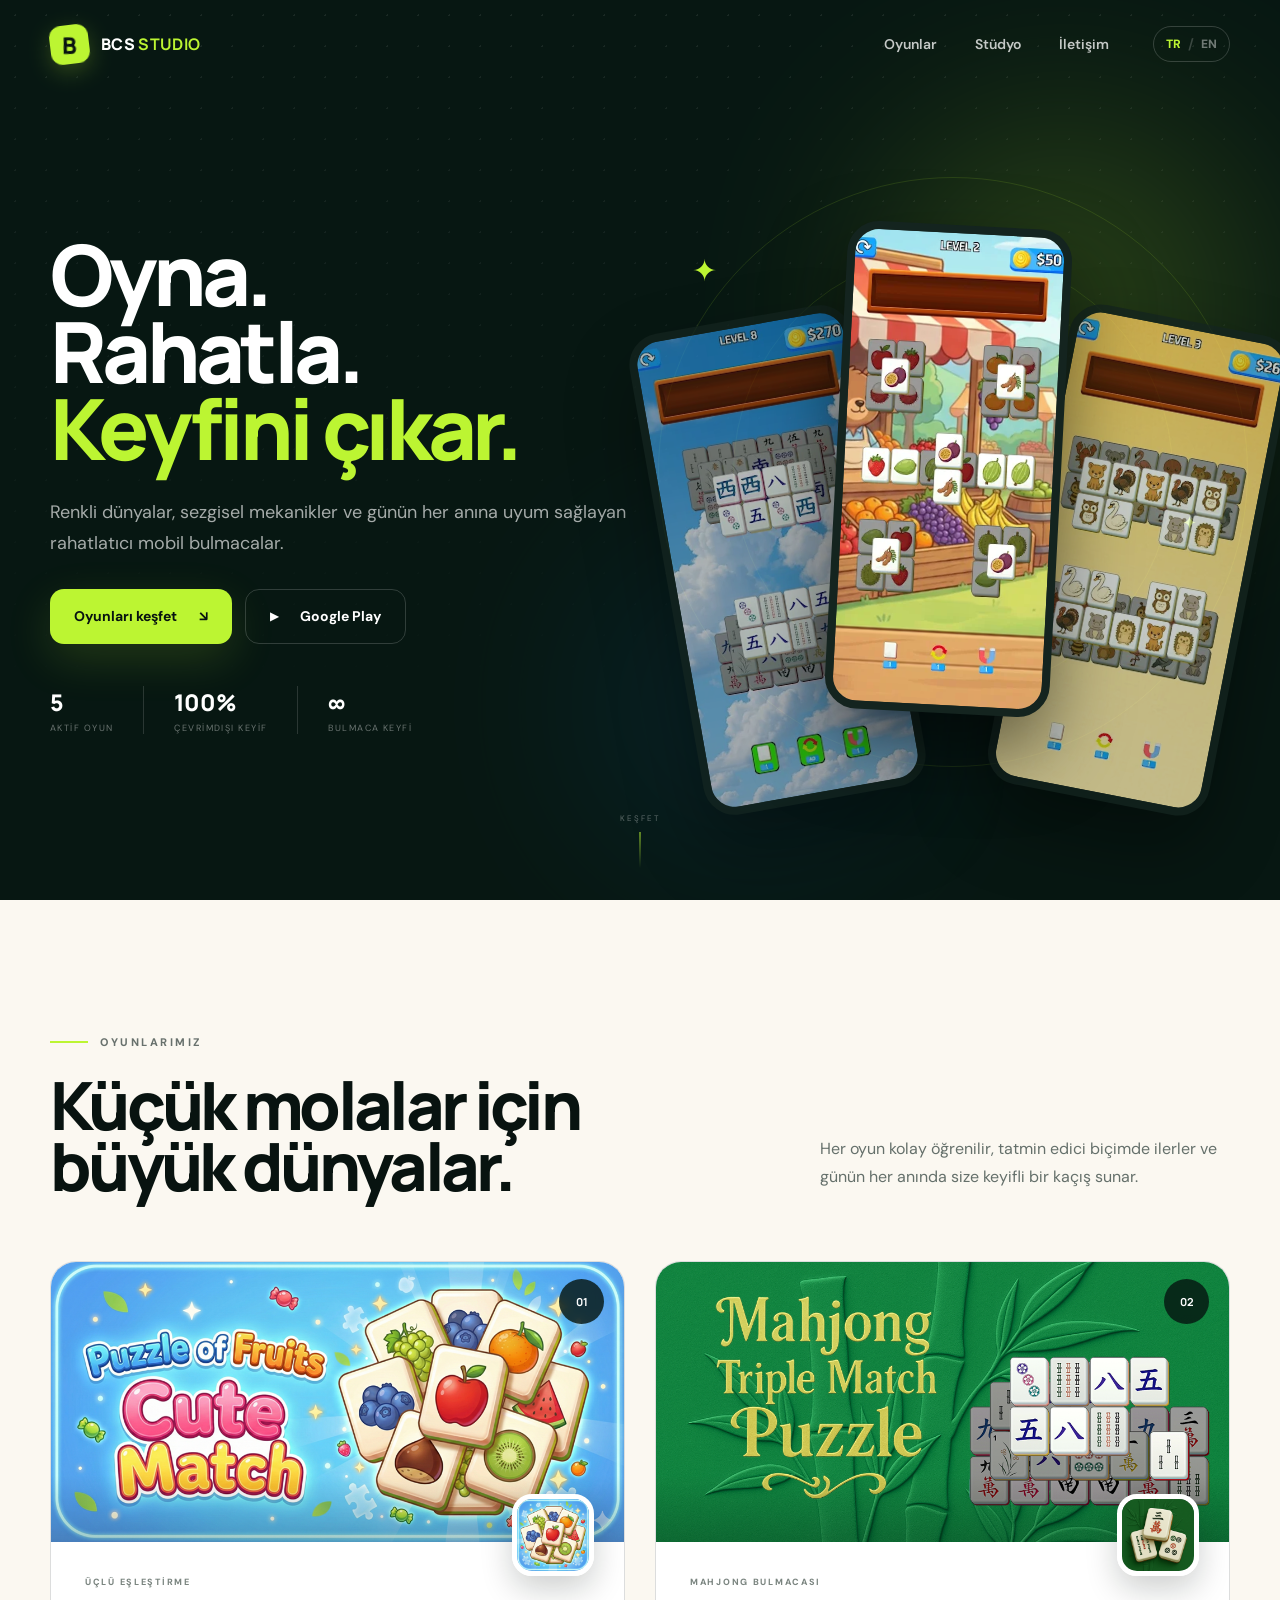
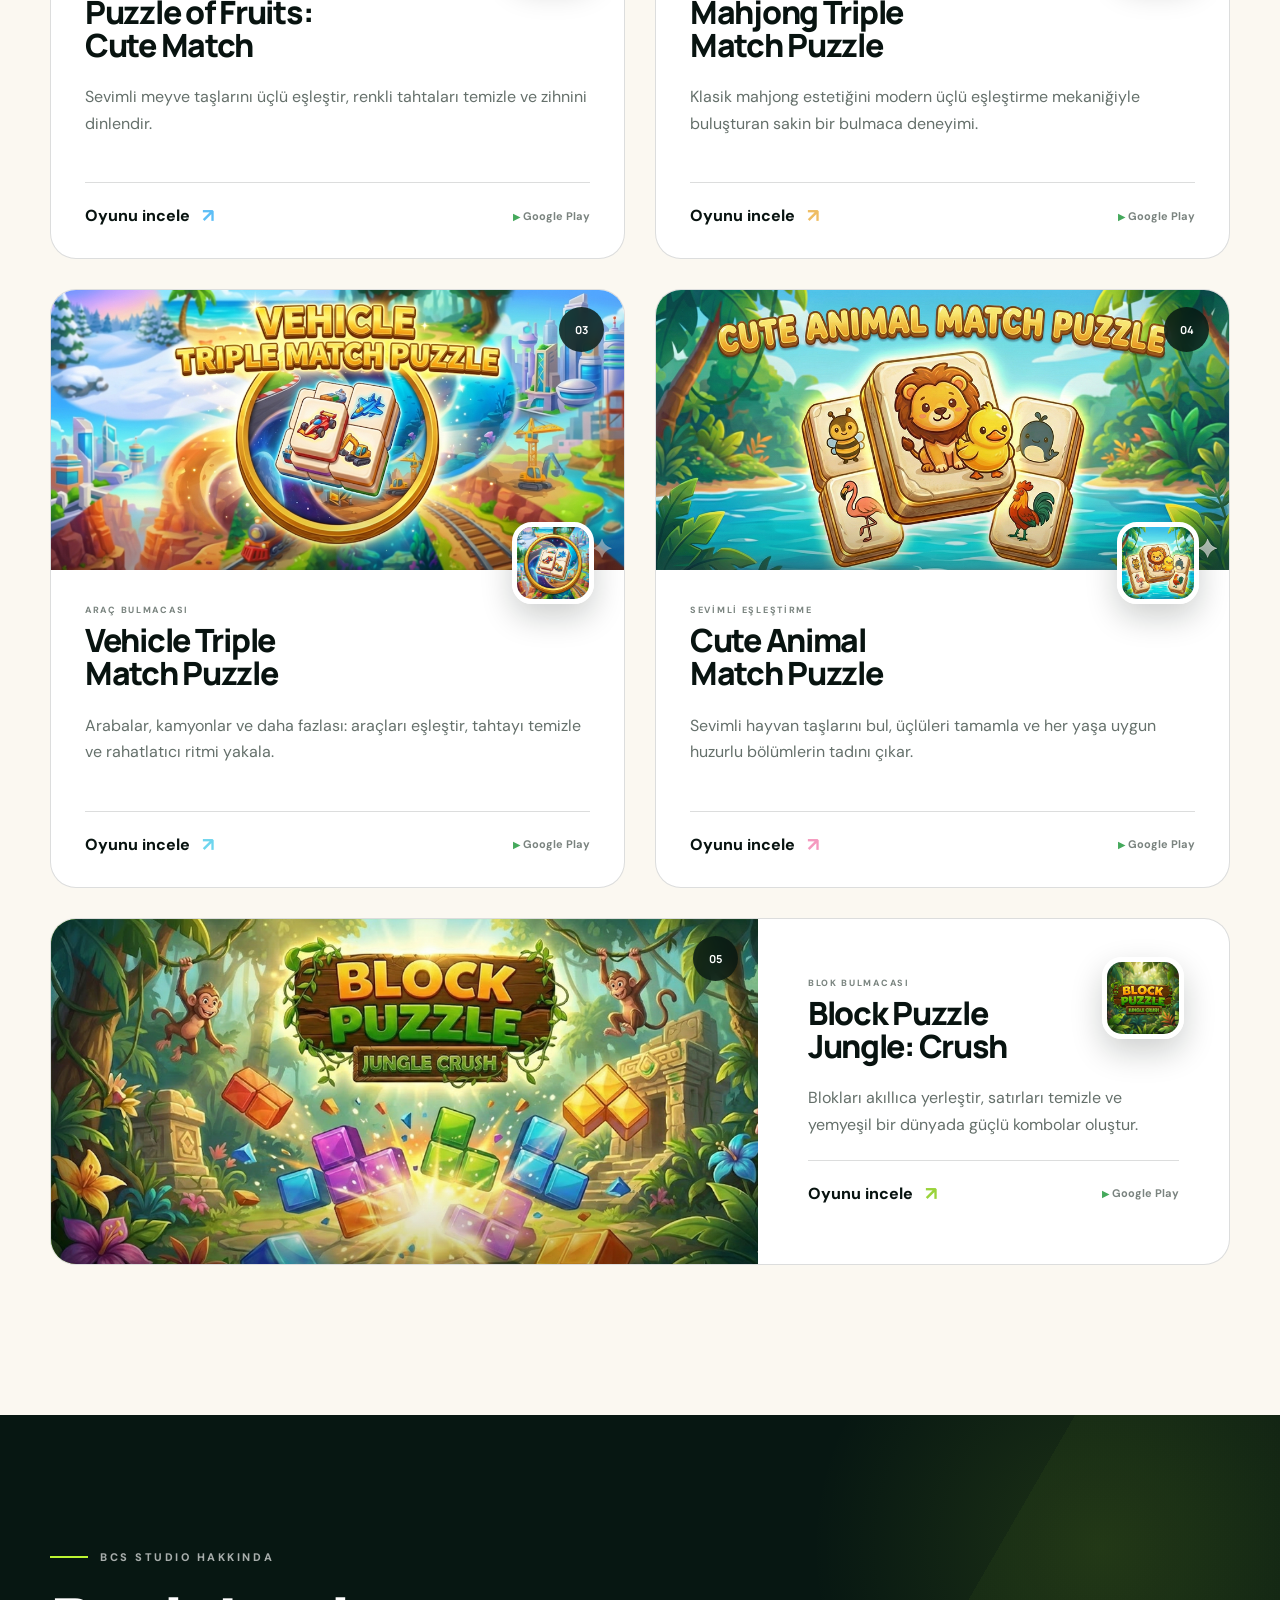
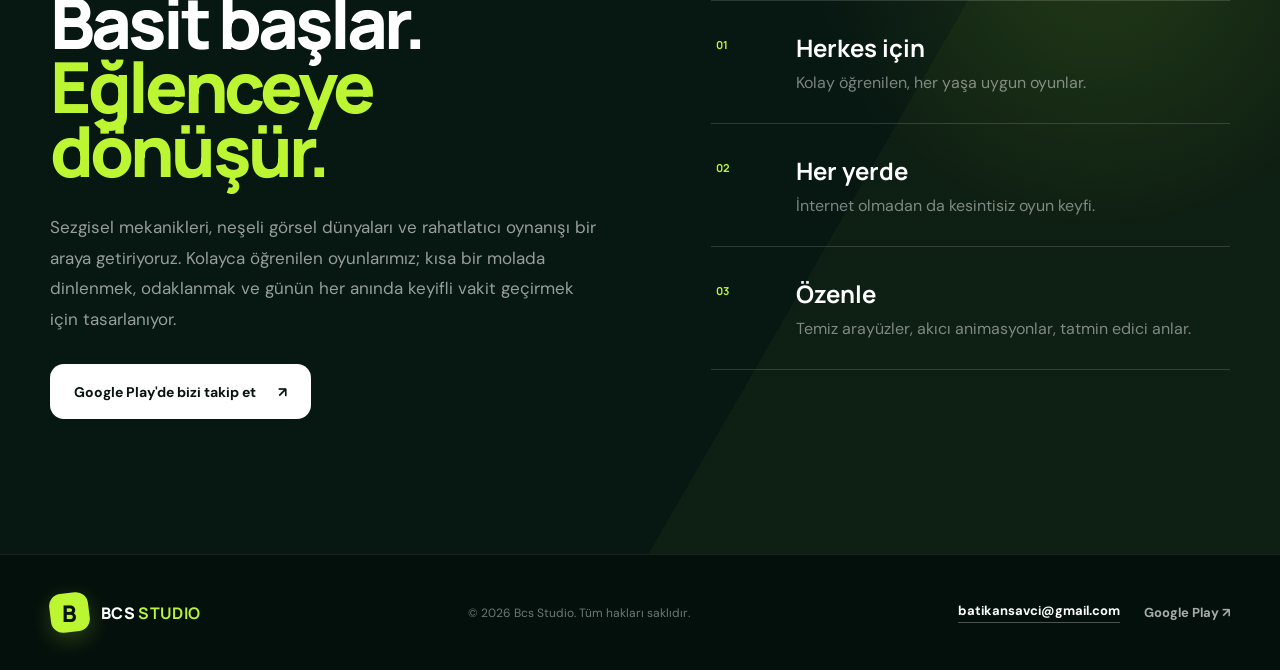
<file: index.html>
<!doctype html>
<html lang="tr">
<head>
  <meta charset="utf-8">
  <meta name="viewport" content="width=device-width, initial-scale=1">
  <meta name="description" content="Bcs Studio — her yaş için sakin, renkli ve özenle tasarlanmış mobil bulmaca oyunları.">
  <meta name="theme-color" content="#07120f">
  <meta property="og:title" content="Bcs Studio | Play. Relax. Repeat.">
  <meta property="og:description" content="Renkli dünyalar, tatmin edici bulmacalar ve her an oynanabilen mobil oyunlar.">
  <meta property="og:type" content="website">
  <title>Bcs Studio | Mobile Puzzle Games</title>
  <link rel="icon" href="assets/favicon.ico">
  <link rel="preconnect" href="https://fonts.googleapis.com">
  <link rel="preconnect" href="https://fonts.gstatic.com" crossorigin>
  <link href="https://fonts.googleapis.com/css2?family=DM+Sans:wght@400;500;600;700&family=Manrope:wght@600;700;800&display=swap" rel="stylesheet">
  <link rel="stylesheet" href="css/styles.css">
</head>
<body>
  <a class="skip-link" href="#games" data-tr="Oyunlara geç" data-en="Skip to games">Oyunlara geç</a>

  <header class="site-header" id="top">
    <div class="nav-shell">
      <a class="brand" href="#top" aria-label="Bcs Studio ana sayfa">
        <span class="brand-mark" aria-hidden="true"><span>B</span></span>
        <span class="brand-name">BCS <strong>STUDIO</strong></span>
      </a>
      <button class="menu-toggle" type="button" aria-expanded="false" aria-controls="main-nav">
        <span></span><span></span><span></span><span class="sr-only">Menü</span>
      </button>
      <nav class="main-nav" id="main-nav" aria-label="Ana navigasyon">
        <a href="#games" data-tr="Oyunlar" data-en="Games">Oyunlar</a>
        <a href="#studio" data-tr="Stüdyo" data-en="Studio">Stüdyo</a>
        <a href="#contact" data-tr="İletişim" data-en="Contact">İletişim</a>
        <div class="language-switch" role="group" aria-label="Dil seçimi">
          <button type="button" data-language="tr" class="is-active" aria-pressed="true">TR</button>
          <span>/</span>
          <button type="button" data-language="en" aria-pressed="false">EN</button>
        </div>
      </nav>
    </div>
  </header>

  <main>
    <section class="hero" aria-labelledby="hero-title">
      <div class="hero-glow hero-glow-one"></div>
      <div class="hero-glow hero-glow-two"></div>
      <div class="hero-grid shell">
        <div class="hero-copy reveal">
          <!--<p class="eyebrow"><span></span><span data-tr="MOBİL BULMACA DÜNYALARI" data-en="MOBILE PUZZLE WORLDS">MOBİL BULMACA DÜNYALARI</span></p>-->
          <h1 id="hero-title"><span data-tr="Oyna." data-en="Play.">Oyna.</span><br><span data-tr="Rahatla." data-en="Unwind.">Rahatla.</span><br><em data-tr="Keyfini çıkar." data-en="Enjoy.">Keyfini çıkar.</em></h1>
          <p class="hero-lead" data-tr="Renkli dünyalar, sezgisel mekanikler ve günün her anına uyum sağlayan rahatlatıcı mobil bulmacalar." data-en="Colorful worlds, intuitive mechanics, and relaxing mobile puzzles made to fit every moment of your day.">Renkli dünyalar, sezgisel mekanikler ve günün her anına uyum sağlayan rahatlatıcı mobil bulmacalar.</p>
          <div class="hero-actions">
            <a class="button button-primary" href="#games"><span data-tr="Oyunları keşfet" data-en="Explore games">Oyunları keşfet</span><span aria-hidden="true">↘</span></a>
            <a class="button button-ghost" href="https://play.google.com/store/apps/developer?id=Bcs+Studio" target="_blank" rel="noopener"><span class="play-symbol" aria-hidden="true">▶</span><span>Google Play</span></a>
          </div>
          <div class="hero-stats" aria-label="Stüdyo bilgileri">
            <div><strong>5</strong><span data-tr="AKTİF OYUN" data-en="LIVE GAMES">AKTİF OYUN</span></div>
            <div><strong>100%</strong><span data-tr="ÇEVRİMDIŞI KEYİF" data-en="OFFLINE FUN">ÇEVRİMDIŞI KEYİF</span></div>
            <div><strong>∞</strong><span data-tr="BULMACA KEYFİ" data-en="PUZZLE JOY">BULMACA KEYFİ</span></div>
          </div>
        </div>

        <div class="hero-art reveal" aria-label="Bcs Studio oyunlarından görseller">
          <div class="orbit orbit-one"></div><div class="orbit orbit-two"></div>
          <div class="phone-card phone-card-left">
            <img src="assets/img/games/mahjong-triple-match/screenshot-1.webp" alt="Mahjong Triple Match oyun ekranı">
          </div>
          <div class="phone-card phone-card-center">
            <img src="assets/img/games/puzzle-of-fruits/screenshot-1.webp" alt="Puzzle of Fruits oyun ekranı">
          </div>
          <div class="phone-card phone-card-right">
            <img src="assets/img/games/cute-animal-match/screenshot-1.webp" alt="Cute Animal Match oyun ekranı">
          </div>
          <div class="spark spark-one">✦</div><div class="spark spark-two">✦</div>
        </div>
      </div>
      <div class="scroll-cue"><span data-tr="KEŞFET" data-en="SCROLL">KEŞFET</span><i></i></div>
    </section>

    <section class="games-section" id="games" aria-labelledby="games-title">
      <div class="shell">
        <div class="section-heading reveal">
          <div>
            <p class="eyebrow dark"><span></span><span data-tr="OYUNLARIMIZ" data-en="OUR GAMES">OYUNLARIMIZ</span></p>
            <h2 id="games-title" data-tr="Küçük molalar için büyük dünyalar." data-en="Big worlds for little breaks.">Küçük molalar için<br>büyük dünyalar.</h2>
          </div>
          <p data-tr="Her oyun kolay öğrenilir, tatmin edici biçimde ilerler ve günün her anında size keyifli bir kaçış sunar." data-en="Every game is easy to learn, satisfying to master, and designed to offer a joyful escape at any moment of your day.">Her oyun kolay öğrenilir, tatmin edici biçimde ilerler ve günün her anında size keyifli bir kaçış sunar.</p>
        </div>

        <div class="games-grid">
          <article class="game-card card-fruit reveal" data-game="fruit">
            <div class="game-visual"><img src="assets/img/games/puzzle-of-fruits/feature.webp" alt="Puzzle of Fruits özellik grafiği" loading="lazy"><span class="card-number">01</span></div>
            <div class="game-content">
              <img class="game-icon" src="assets/img/games/puzzle-of-fruits/icon.webp" alt="" loading="lazy">
              <div class="game-title"><p data-tr="ÜÇLÜ EŞLEŞTİRME" data-en="TRIPLE MATCH">ÜÇLÜ EŞLEŞTİRME</p><h3>Puzzle of Fruits:<br>Cute Match</h3></div>
              <p data-tr="Sevimli meyve taşlarını üçlü eşleştir, renkli tahtaları temizle ve zihnini dinlendir." data-en="Match three adorable fruit tiles, clear colorful boards, and give your mind a sweet little break.">Sevimli meyve taşlarını üçlü eşleştir, renkli tahtaları temizle ve zihnini dinlendir.</p>
              <div class="card-actions"><button class="text-link game-detail" type="button" data-game="fruit"><span data-tr="Oyunu incele" data-en="View game">Oyunu incele</span><span>↗</span></button><a class="store-mini" href="https://play.google.com/store/apps/details?id=com.RBGames.PuzzleofFruitsCuteMatch" target="_blank" rel="noopener" aria-label="Puzzle of Fruits Google Play"><span>▶</span> Google Play</a></div>
            </div>
          </article>

          <article class="game-card card-mahjong reveal" data-game="mahjong">
            <div class="game-visual"><img src="assets/img/games/mahjong-triple-match/feature.webp" alt="Mahjong Triple Match özellik grafiği" loading="lazy"><span class="card-number">02</span></div>
            <div class="game-content">
              <img class="game-icon" src="assets/img/games/mahjong-triple-match/icon.webp" alt="" loading="lazy">
              <div class="game-title"><p data-tr="MAHJONG BULMACASI" data-en="MAHJONG PUZZLE">MAHJONG BULMACASI</p><h3>Mahjong Triple<br>Match Puzzle</h3></div>
              <p data-tr="Klasik mahjong estetiğini modern üçlü eşleştirme mekaniğiyle buluşturan sakin bir bulmaca deneyimi." data-en="A calming puzzle experience blending classic mahjong style with modern triple-match gameplay.">Klasik mahjong estetiğini modern üçlü eşleştirme mekaniğiyle buluşturan sakin bir bulmaca deneyimi.</p>
              <div class="card-actions"><button class="text-link game-detail" type="button" data-game="mahjong"><span data-tr="Oyunu incele" data-en="View game">Oyunu incele</span><span>↗</span></button><a class="store-mini" href="https://play.google.com/store/apps/details?id=com.RBGames.MahjongTripleMatchPuzzle" target="_blank" rel="noopener" aria-label="Mahjong Triple Match Google Play"><span>▶</span> Google Play</a></div>
            </div>
          </article>

          <article class="game-card card-vehicle reveal" data-game="vehicle">
            <div class="game-visual"><img src="assets/img/games/vehicle-triple-match/feature.webp" alt="Vehicle Triple Match özellik grafiği" loading="lazy"><span class="card-number">03</span></div>
            <div class="game-content">
              <img class="game-icon" src="assets/img/games/vehicle-triple-match/icon.webp" alt="" loading="lazy">
              <div class="game-title"><p data-tr="ARAÇ BULMACASI" data-en="VEHICLE PUZZLE">ARAÇ BULMACASI</p><h3>Vehicle Triple<br>Match Puzzle</h3></div>
              <p data-tr="Arabalar, kamyonlar ve daha fazlası: araçları eşleştir, tahtayı temizle ve rahatlatıcı ritmi yakala." data-en="Cars, trucks, and more—match the vehicles, clear the board, and settle into a relaxing rhythm.">Arabalar, kamyonlar ve daha fazlası: araçları eşleştir, tahtayı temizle ve rahatlatıcı ritmi yakala.</p>
              <div class="card-actions"><button class="text-link game-detail" type="button" data-game="vehicle"><span data-tr="Oyunu incele" data-en="View game">Oyunu incele</span><span>↗</span></button><a class="store-mini" href="https://play.google.com/store/apps/details?id=com.RBGames.VehicleTripleMatchPuzzle" target="_blank" rel="noopener" aria-label="Vehicle Triple Match Google Play"><span>▶</span> Google Play</a></div>
            </div>
          </article>

          <article class="game-card card-animal reveal" data-game="animal">
            <div class="game-visual"><img src="assets/img/games/cute-animal-match/feature.webp" alt="Cute Animal Match özellik grafiği" loading="lazy"><span class="card-number">04</span></div>
            <div class="game-content">
              <img class="game-icon" src="assets/img/games/cute-animal-match/icon.webp" alt="" loading="lazy">
              <div class="game-title"><p data-tr="SEVİMLİ EŞLEŞTİRME" data-en="CUTE MATCHING">SEVİMLİ EŞLEŞTİRME</p><h3>Cute Animal<br>Match Puzzle</h3></div>
              <p data-tr="Sevimli hayvan taşlarını bul, üçlüleri tamamla ve her yaşa uygun huzurlu bölümlerin tadını çıkar." data-en="Find adorable animal tiles, complete the triples, and enjoy peaceful levels made for every age.">Sevimli hayvan taşlarını bul, üçlüleri tamamla ve her yaşa uygun huzurlu bölümlerin tadını çıkar.</p>
              <div class="card-actions"><button class="text-link game-detail" type="button" data-game="animal"><span data-tr="Oyunu incele" data-en="View game">Oyunu incele</span><span>↗</span></button><a class="store-mini" href="https://play.google.com/store/apps/details?id=com.RBGames.CuteAnimalMatchPuzzle" target="_blank" rel="noopener" aria-label="Cute Animal Match Google Play"><span>▶</span> Google Play</a></div>
            </div>
          </article>

          <article class="game-card card-jungle featured-card reveal" data-game="jungle">
            <div class="game-visual"><img src="assets/img/games/block-puzzle-jungle/feature.webp" alt="Block Puzzle Jungle özellik grafiği" loading="lazy"><span class="card-number">05</span></div>
            <div class="game-content">
              <img class="game-icon" src="assets/img/games/block-puzzle-jungle/icon.webp" alt="" loading="lazy">
              <div class="game-title"><p data-tr="BLOK BULMACASI" data-en="BLOCK PUZZLE">BLOK BULMACASI</p><h3>Block Puzzle<br>Jungle: Crush</h3></div>
              <p data-tr="Blokları akıllıca yerleştir, satırları temizle ve yemyeşil bir dünyada güçlü kombolar oluştur." data-en="Place blocks wisely, clear the lines, and build powerful combos in a lush jungle world.">Blokları akıllıca yerleştir, satırları temizle ve yemyeşil bir dünyada güçlü kombolar oluştur.</p>
              <div class="card-actions"><button class="text-link game-detail" type="button" data-game="jungle"><span data-tr="Oyunu incele" data-en="View game">Oyunu incele</span><span>↗</span></button><a class="store-mini" href="https://play.google.com/store/apps/details?id=com.RBGames.BlockPuzzleJungleCrush" target="_blank" rel="noopener" aria-label="Block Puzzle Jungle Google Play"><span>▶</span> Google Play</a></div>
            </div>
          </article>
        </div>
      </div>
    </section>

    <section class="studio-section" id="studio" aria-labelledby="studio-title">
      <div class="studio-pattern"></div>
      <div class="shell studio-grid">
        <div class="studio-copy reveal">
          <p class="eyebrow"><span></span><span data-tr="BCS STUDIO HAKKINDA" data-en="ABOUT BCS STUDIO">BCS STUDIO HAKKINDA</span></p>
          <h2 id="studio-title"><span data-tr="Basit başlar." data-en="It starts simple.">Basit başlar.</span><br><em data-tr="Eğlenceye dönüşür." data-en="It becomes fun.">Eğlenceye dönüşür.</em></h2>
          <p data-tr="Sezgisel mekanikleri, neşeli görsel dünyaları ve rahatlatıcı oynanışı bir araya getiriyoruz. Kolayca öğrenilen oyunlarımız; kısa bir molada dinlenmek, odaklanmak ve günün her anında keyifli vakit geçirmek için tasarlanıyor." data-en="We bring intuitive mechanics, cheerful visual worlds, and relaxing gameplay together. Our easy-to-learn games are designed to help you unwind, focus, and enjoy every little break in your day.">Sezgisel mekanikleri, neşeli görsel dünyaları ve rahatlatıcı oynanışı bir araya getiriyoruz. Kolayca öğrenilen oyunlarımız; kısa bir molada dinlenmek, odaklanmak ve günün her anında keyifli vakit geçirmek için tasarlanıyor.</p>
          <a class="button button-light" href="https://play.google.com/store/apps/developer?id=Bcs+Studio" target="_blank" rel="noopener"><span data-tr="Google Play'de bizi takip et" data-en="Follow us on Google Play">Google Play'de bizi takip et</span><span>↗</span></a>
        </div>
        <div class="values reveal">
          <article><span>01</span><div><h3 data-tr="Herkes için" data-en="For everyone">Herkes için</h3><p data-tr="Kolay öğrenilen, her yaşa uygun oyunlar." data-en="Easy-to-learn games made for every age.">Kolay öğrenilen, her yaşa uygun oyunlar.</p></div></article>
          <article><span>02</span><div><h3 data-tr="Her yerde" data-en="Anywhere">Her yerde</h3><p data-tr="İnternet olmadan da kesintisiz oyun keyfi." data-en="Uninterrupted play—even without the internet.">İnternet olmadan da kesintisiz oyun keyfi.</p></div></article>
          <article><span>03</span><div><h3 data-tr="Özenle" data-en="With care">Özenle</h3><p data-tr="Temiz arayüzler, akıcı animasyonlar, tatmin edici anlar." data-en="Clean interfaces, smooth animation, satisfying moments.">Temiz arayüzler, akıcı animasyonlar, tatmin edici anlar.</p></div></article>
        </div>
      </div>
    </section>

  </main>

  <footer id="contact">
    <div class="shell footer-inner">
      <a class="brand" href="#top"><span class="brand-mark"><span>B</span></span><span class="brand-name">BCS <strong>STUDIO</strong></span></a>
      <p>© <span id="year"></span> Bcs Studio. <span data-tr="Tüm hakları saklıdır." data-en="All rights reserved.">Tüm hakları saklıdır.</span></p>
      <div class="footer-links"><a href="mailto:batikansavci@gmail.com">batikansavci@gmail.com</a><a href="https://play.google.com/store/apps/developer?id=Bcs+Studio" target="_blank" rel="noopener">Google Play ↗</a></div>
    </div>
  </footer>

  <dialog class="game-dialog" id="game-dialog" aria-labelledby="dialog-title">
    <button class="dialog-close" type="button" aria-label="Kapat">×</button>
    <div class="dialog-layout">
      <div class="dialog-gallery" id="dialog-gallery"></div>
      <div class="dialog-copy">
        <div class="dialog-heading"><img id="dialog-icon" alt=""><div><p id="dialog-category"></p><h2 id="dialog-title"></h2></div></div>
        <p id="dialog-description"></p>
        <ul id="dialog-features"></ul>
        <a class="button button-primary" id="dialog-link" href="#" target="_blank" rel="noopener"><span data-tr="Google Play'de indir" data-en="Get it on Google Play">Google Play'de indir</span><span>↗</span></a>
      </div>
    </div>
  </dialog>
  <script src="js/scripts.js"></script>
</body>
</html>
</file>
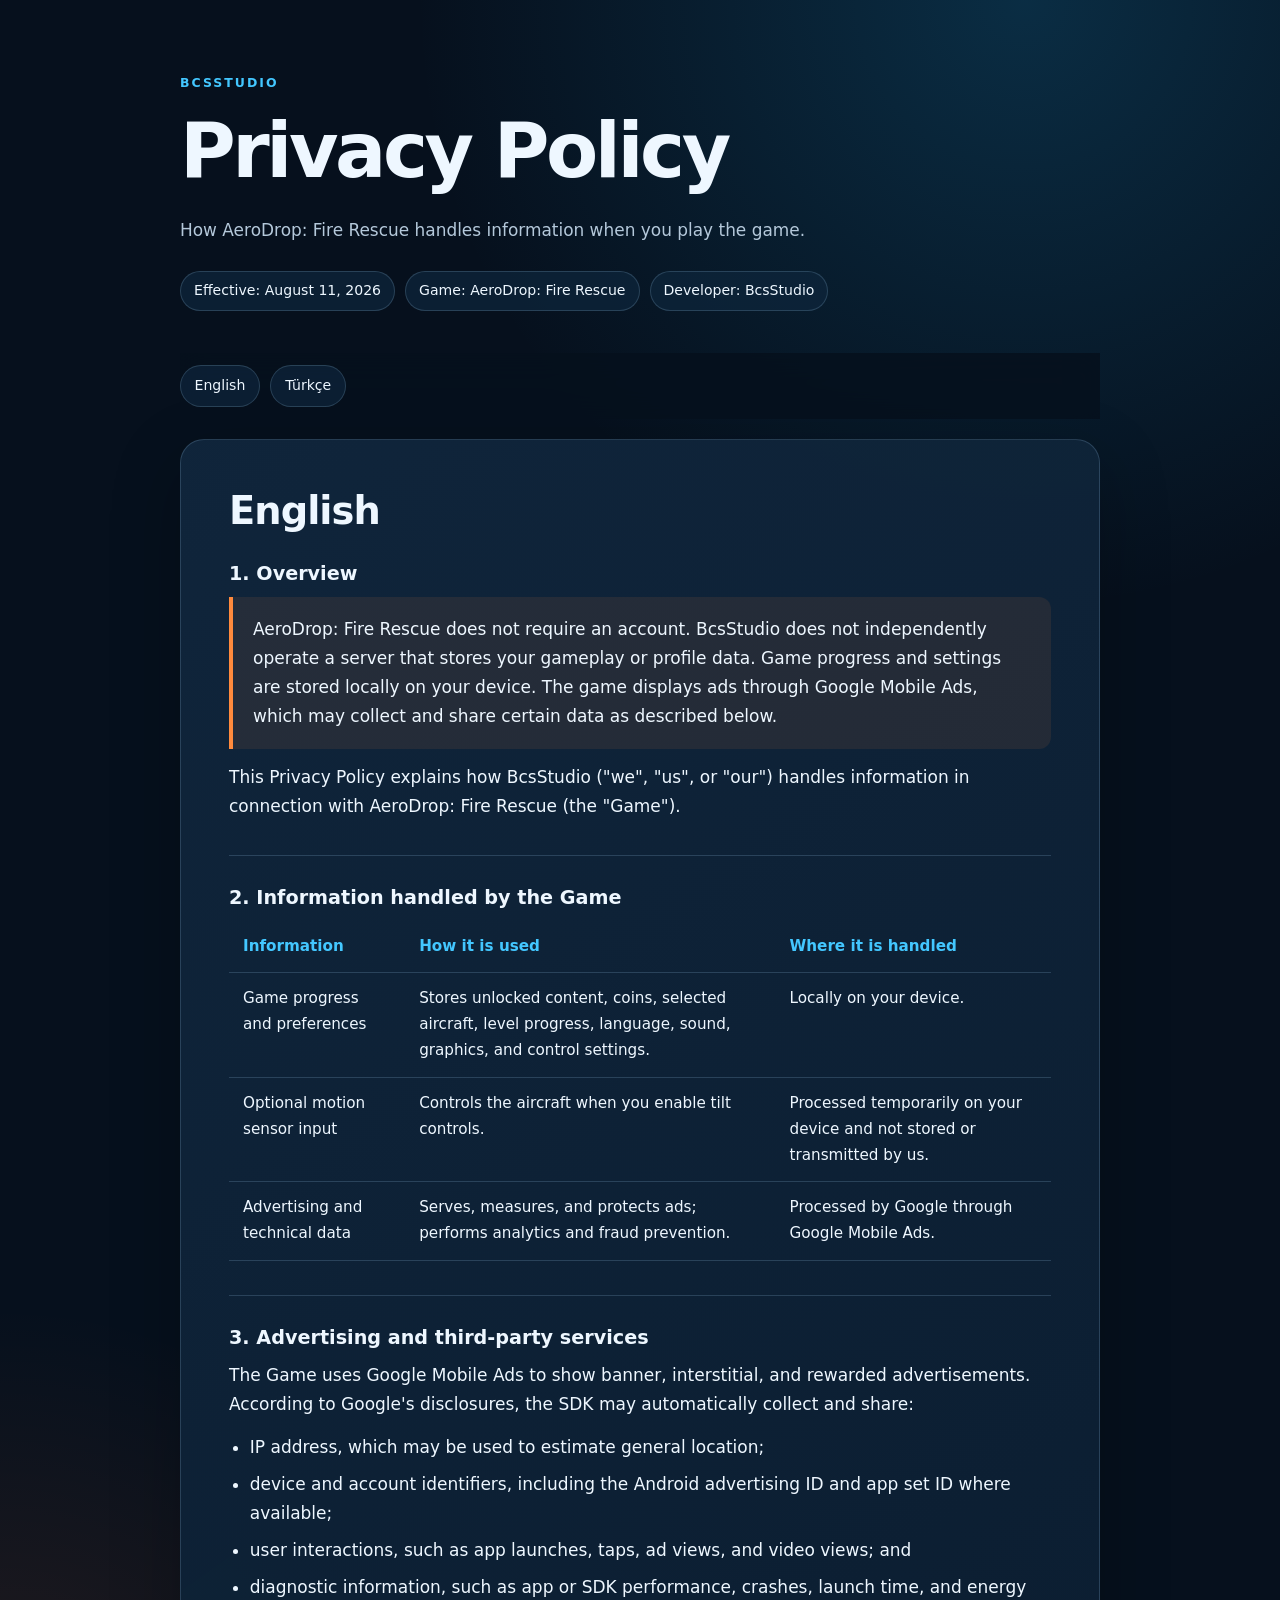
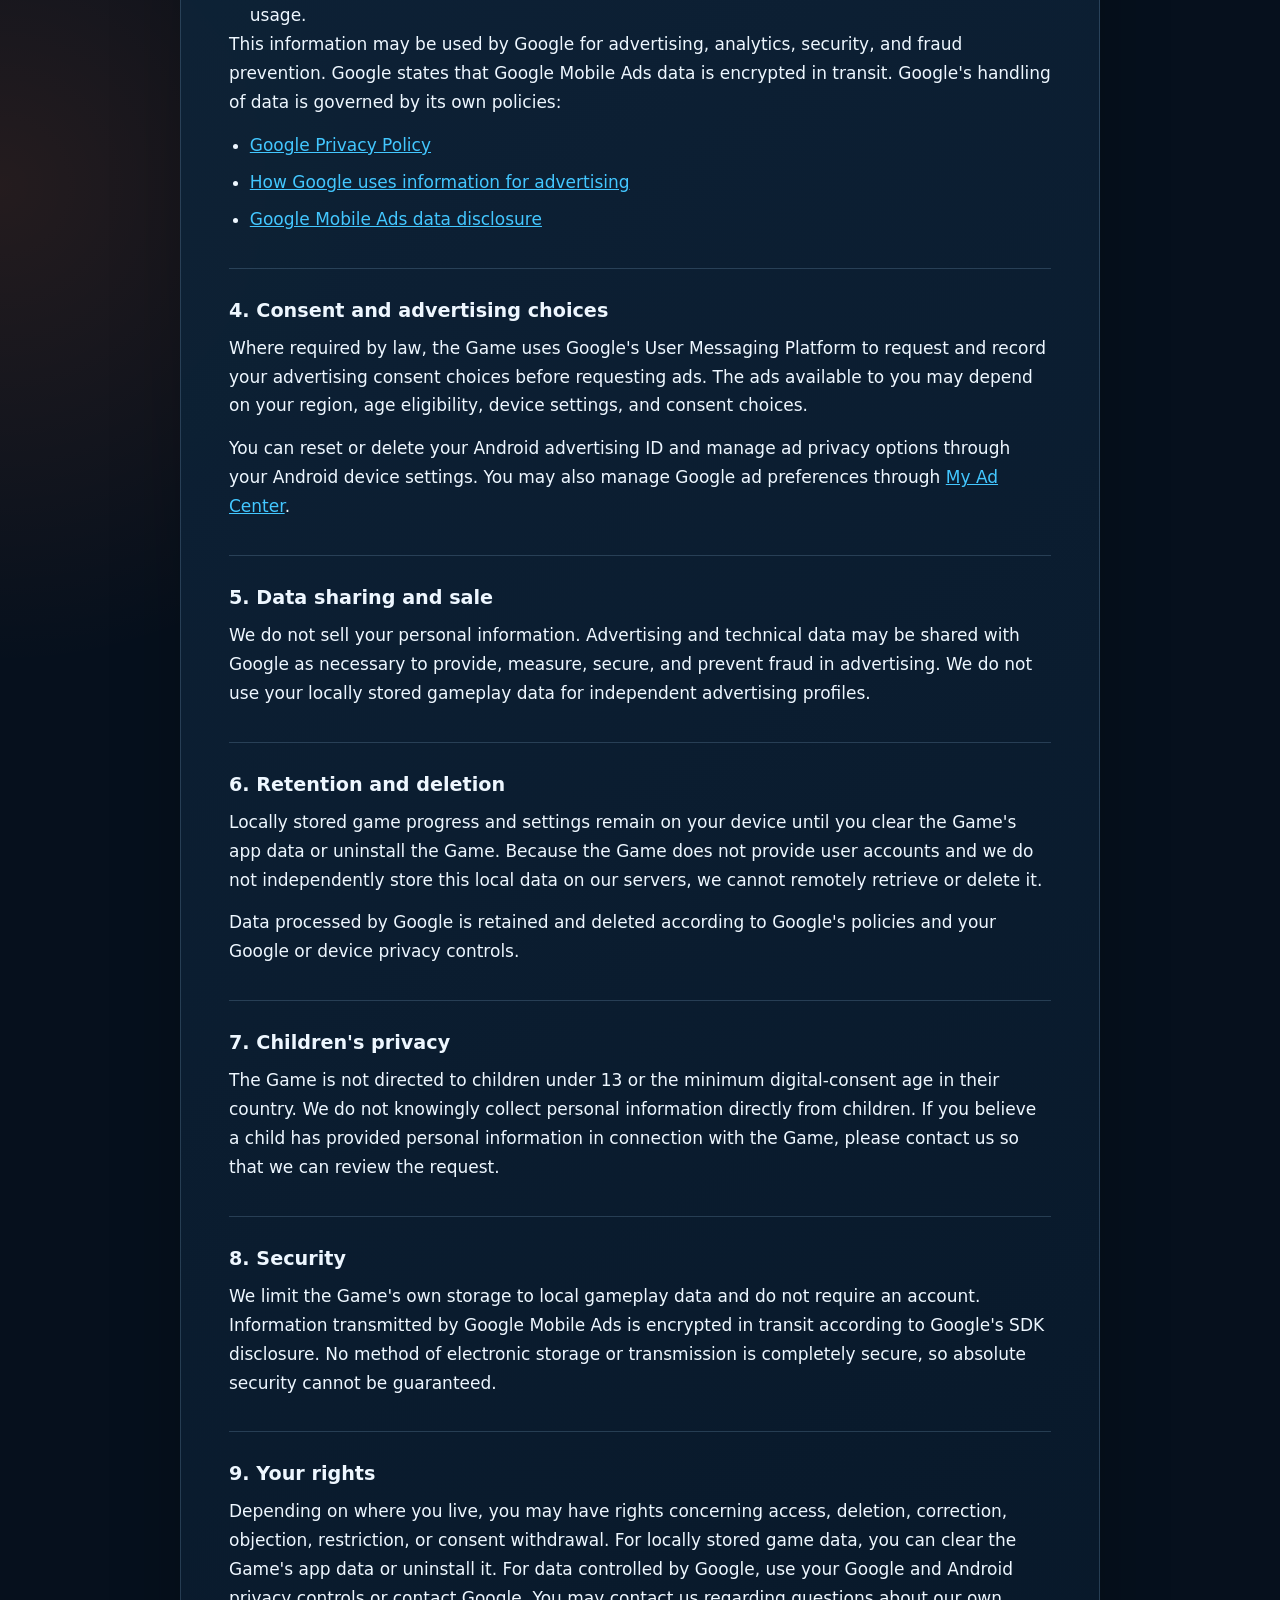
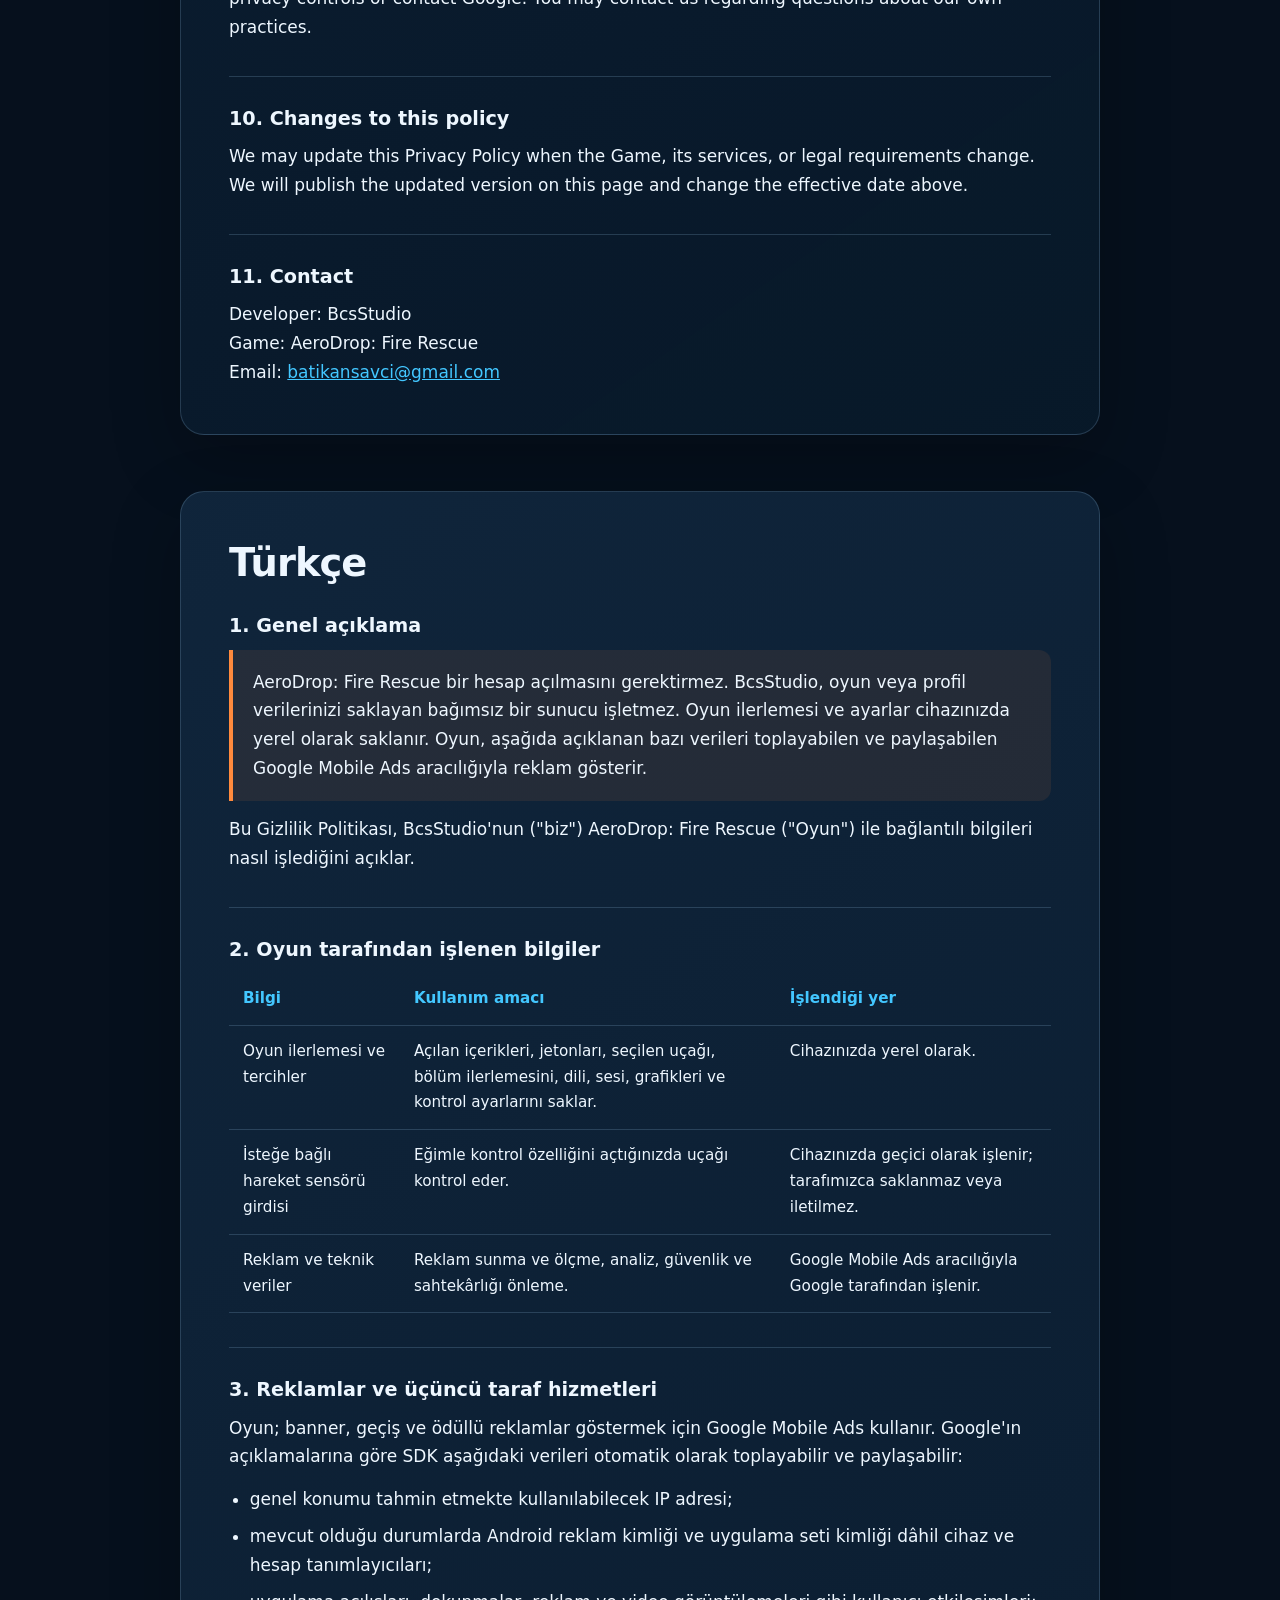
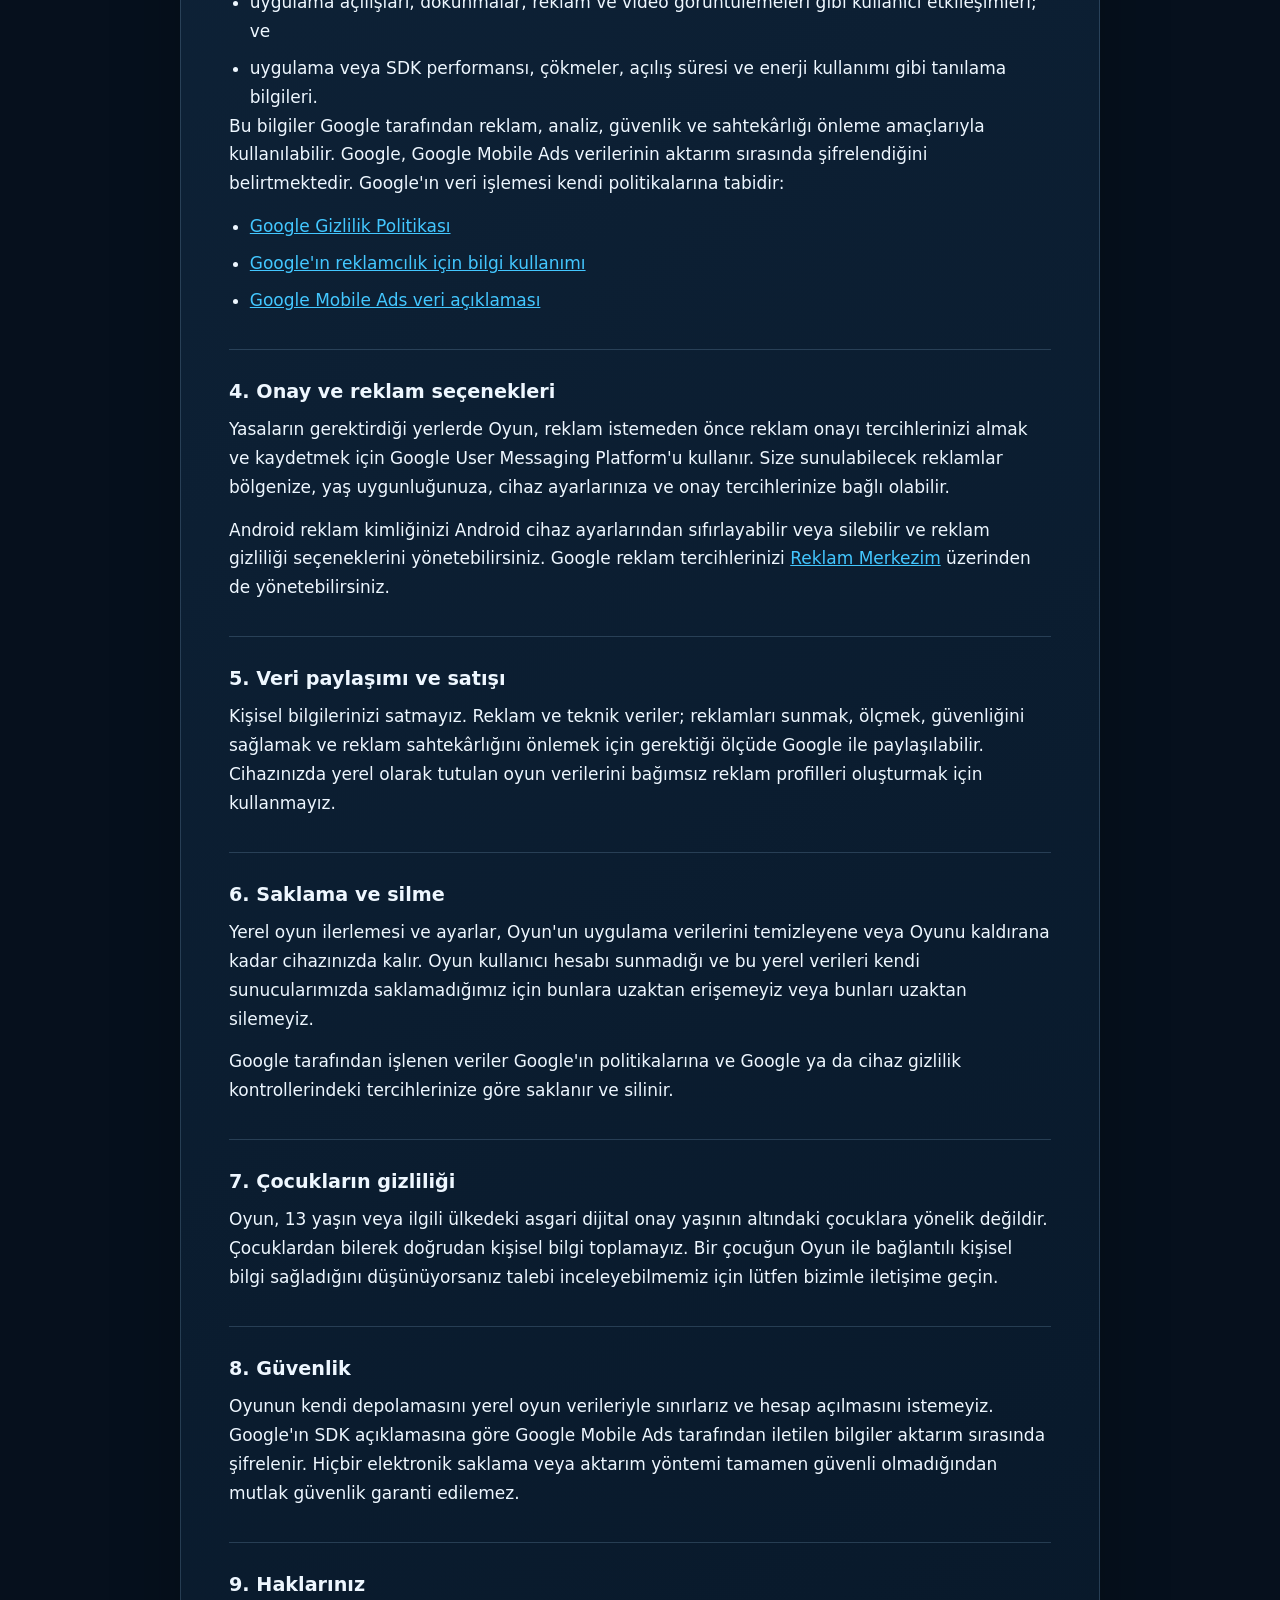
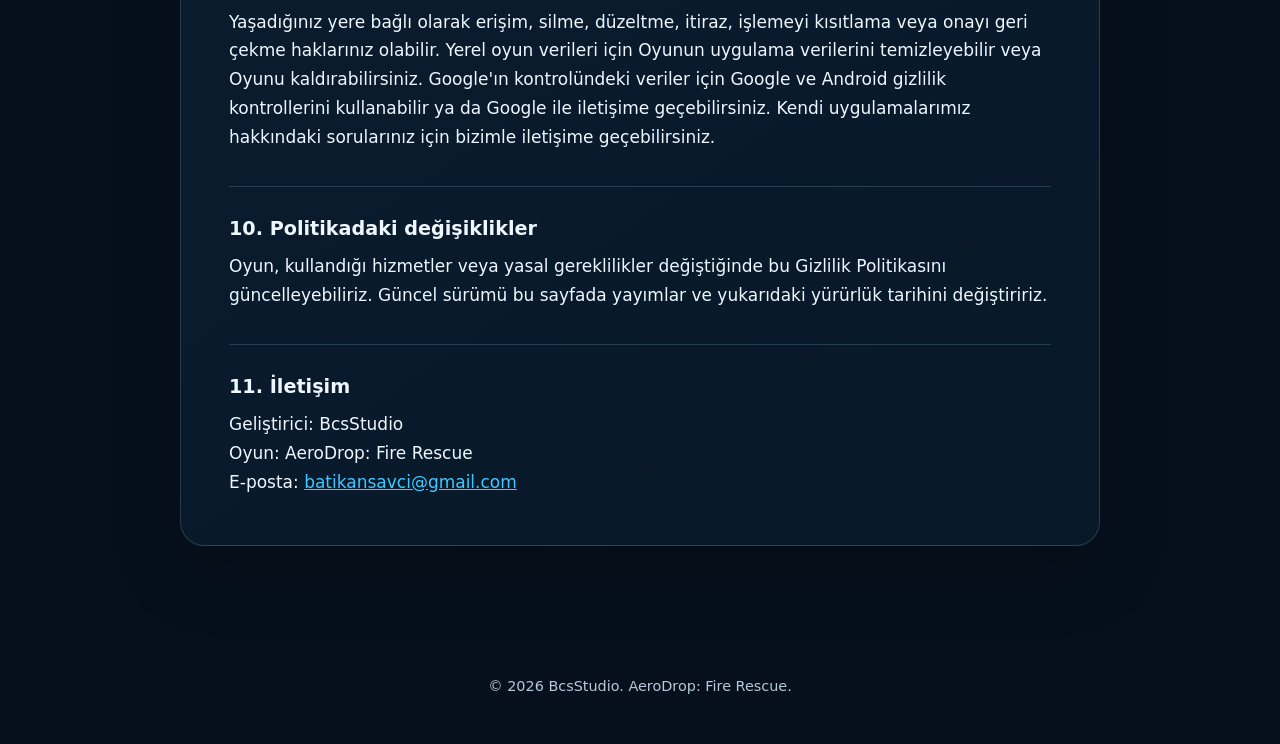
<file: Game/aerodrop_fire_rescue_privacy-policy.html>
<!doctype html>
<html lang="en">
<head>
  <meta charset="utf-8">
  <meta name="viewport" content="width=device-width, initial-scale=1">
  <meta name="description" content="Privacy Policy for AeroDrop: Fire Rescue by BcsStudio.">
  <title>Privacy Policy | AeroDrop: Fire Rescue</title>
  <style>
    :root {
      color-scheme: dark;
      --bg: #06101d;
      --surface: #0b1b2d;
      --surface-2: #10263c;
      --text: #eef7ff;
      --muted: #b4c8da;
      --line: rgba(153, 201, 234, 0.2);
      --accent: #43c7ff;
      --accent-2: #ff8a3d;
      --max-width: 920px;
    }

    * { box-sizing: border-box; }

    html { scroll-behavior: smooth; }

    body {
      margin: 0;
      background:
        radial-gradient(circle at 80% 0%, rgba(23, 137, 190, 0.24), transparent 38rem),
        radial-gradient(circle at 0% 25%, rgba(255, 111, 38, 0.12), transparent 30rem),
        var(--bg);
      color: var(--text);
      font-family: Inter, ui-sans-serif, system-ui, -apple-system, BlinkMacSystemFont, "Segoe UI", sans-serif;
      font-size: 17px;
      line-height: 1.7;
    }

    a { color: var(--accent); }
    a:hover { color: #8ee1ff; }
    a:focus-visible { outline: 3px solid var(--accent-2); outline-offset: 4px; }

    .shell {
      width: min(calc(100% - 32px), var(--max-width));
      margin: 0 auto;
    }

    header { padding: 72px 0 42px; }

    .eyebrow {
      margin: 0 0 12px;
      color: var(--accent);
      font-size: 0.78rem;
      font-weight: 800;
      letter-spacing: 0.16em;
      text-transform: uppercase;
    }

    h1, h2, h3 { line-height: 1.2; }

    h1 {
      max-width: 760px;
      margin: 0;
      font-size: clamp(2.25rem, 7vw, 4.75rem);
      letter-spacing: -0.045em;
    }

    .subtitle {
      max-width: 680px;
      margin: 20px 0 0;
      color: var(--muted);
      font-size: 1.06rem;
    }

    .meta {
      display: flex;
      flex-wrap: wrap;
      gap: 10px;
      margin-top: 26px;
    }

    .pill, .language-nav a {
      border: 1px solid var(--line);
      border-radius: 999px;
      background: rgba(14, 38, 60, 0.72);
      color: var(--text);
      font-size: 0.88rem;
      text-decoration: none;
    }

    .pill { padding: 7px 13px; }

    .language-nav {
      position: sticky;
      top: 0;
      z-index: 10;
      display: flex;
      gap: 10px;
      padding: 12px 0;
      background: rgba(6, 16, 29, 0.88);
      backdrop-filter: blur(14px);
    }

    .language-nav a { padding: 8px 14px; }

    main { padding-bottom: 72px; }

    article {
      margin: 20px 0 56px;
      padding: clamp(22px, 5vw, 48px);
      border: 1px solid var(--line);
      border-radius: 24px;
      background: linear-gradient(145deg, rgba(16, 38, 60, 0.96), rgba(8, 25, 42, 0.94));
      box-shadow: 0 24px 70px rgba(0, 0, 0, 0.24);
    }

    article > h2 {
      margin: 0 0 28px;
      font-size: clamp(1.65rem, 4vw, 2.4rem);
      letter-spacing: -0.025em;
    }

    section + section {
      margin-top: 34px;
      padding-top: 30px;
      border-top: 1px solid var(--line);
    }

    h3 { margin: 0 0 12px; font-size: 1.2rem; }
    p { margin: 0 0 14px; }
    p:last-child { margin-bottom: 0; }
    ul { margin: 10px 0 0; padding-left: 1.3rem; }
    li + li { margin-top: 8px; }

    .summary {
      padding: 18px 20px;
      border-left: 4px solid var(--accent-2);
      border-radius: 0 12px 12px 0;
      background: rgba(255, 138, 61, 0.09);
    }

    .table-wrap { overflow-x: auto; }

    table {
      width: 100%;
      border-collapse: collapse;
      font-size: 0.95rem;
    }

    th, td {
      padding: 13px 14px;
      border-bottom: 1px solid var(--line);
      text-align: left;
      vertical-align: top;
    }

    th { color: var(--accent); }

    footer {
      padding: 0 0 46px;
      color: var(--muted);
      font-size: 0.9rem;
      text-align: center;
    }

    @media (max-width: 600px) {
      header { padding-top: 48px; }
      body { font-size: 16px; }
      article { border-radius: 18px; }
      th, td { min-width: 180px; }
    }

    @media (prefers-reduced-motion: reduce) {
      html { scroll-behavior: auto; }
    }
  </style>
</head>
<body>
  <header class="shell">
    <p class="eyebrow">BcsStudio</p>
    <h1>Privacy Policy</h1>
    <p class="subtitle">How AeroDrop: Fire Rescue handles information when you play the game.</p>
    <div class="meta" aria-label="Policy details">
      <span class="pill">Effective: August 11, 2026</span>
      <span class="pill">Game: AeroDrop: Fire Rescue</span>
      <span class="pill">Developer: BcsStudio</span>
    </div>
  </header>

  <div class="shell language-nav" aria-label="Language navigation">
    <a href="#english" lang="en">English</a>
    <a href="#turkce" lang="tr">Türkçe</a>
  </div>

  <main class="shell">
    <article id="english" lang="en">
      <h2>English</h2>

      <section>
        <h3>1. Overview</h3>
        <p class="summary">AeroDrop: Fire Rescue does not require an account. BcsStudio does not independently operate a server that stores your gameplay or profile data. Game progress and settings are stored locally on your device. The game displays ads through Google Mobile Ads, which may collect and share certain data as described below.</p>
        <p>This Privacy Policy explains how BcsStudio ("we", "us", or "our") handles information in connection with AeroDrop: Fire Rescue (the "Game").</p>
      </section>

      <section>
        <h3>2. Information handled by the Game</h3>
        <div class="table-wrap">
          <table>
            <thead>
              <tr><th>Information</th><th>How it is used</th><th>Where it is handled</th></tr>
            </thead>
            <tbody>
              <tr><td>Game progress and preferences</td><td>Stores unlocked content, coins, selected aircraft, level progress, language, sound, graphics, and control settings.</td><td>Locally on your device.</td></tr>
              <tr><td>Optional motion sensor input</td><td>Controls the aircraft when you enable tilt controls.</td><td>Processed temporarily on your device and not stored or transmitted by us.</td></tr>
              <tr><td>Advertising and technical data</td><td>Serves, measures, and protects ads; performs analytics and fraud prevention.</td><td>Processed by Google through Google Mobile Ads.</td></tr>
            </tbody>
          </table>
        </div>
      </section>

      <section>
        <h3>3. Advertising and third-party services</h3>
        <p>The Game uses Google Mobile Ads to show banner, interstitial, and rewarded advertisements. According to Google's disclosures, the SDK may automatically collect and share:</p>
        <ul>
          <li>IP address, which may be used to estimate general location;</li>
          <li>device and account identifiers, including the Android advertising ID and app set ID where available;</li>
          <li>user interactions, such as app launches, taps, ad views, and video views; and</li>
          <li>diagnostic information, such as app or SDK performance, crashes, launch time, and energy usage.</li>
        </ul>
        <p>This information may be used by Google for advertising, analytics, security, and fraud prevention. Google states that Google Mobile Ads data is encrypted in transit. Google's handling of data is governed by its own policies:</p>
        <ul>
          <li><a href="https://policies.google.com/privacy" rel="noopener noreferrer">Google Privacy Policy</a></li>
          <li><a href="https://policies.google.com/technologies/ads" rel="noopener noreferrer">How Google uses information for advertising</a></li>
          <li><a href="https://developers.google.com/admob/android/privacy/play-data-disclosure" rel="noopener noreferrer">Google Mobile Ads data disclosure</a></li>
        </ul>
      </section>

      <section>
        <h3>4. Consent and advertising choices</h3>
        <p>Where required by law, the Game uses Google's User Messaging Platform to request and record your advertising consent choices before requesting ads. The ads available to you may depend on your region, age eligibility, device settings, and consent choices.</p>
        <p>You can reset or delete your Android advertising ID and manage ad privacy options through your Android device settings. You may also manage Google ad preferences through <a href="https://myadcenter.google.com/" rel="noopener noreferrer">My Ad Center</a>.</p>
      </section>

      <section>
        <h3>5. Data sharing and sale</h3>
        <p>We do not sell your personal information. Advertising and technical data may be shared with Google as necessary to provide, measure, secure, and prevent fraud in advertising. We do not use your locally stored gameplay data for independent advertising profiles.</p>
      </section>

      <section>
        <h3>6. Retention and deletion</h3>
        <p>Locally stored game progress and settings remain on your device until you clear the Game's app data or uninstall the Game. Because the Game does not provide user accounts and we do not independently store this local data on our servers, we cannot remotely retrieve or delete it.</p>
        <p>Data processed by Google is retained and deleted according to Google's policies and your Google or device privacy controls.</p>
      </section>

      <section>
        <h3>7. Children's privacy</h3>
        <p>The Game is not directed to children under 13 or the minimum digital-consent age in their country. We do not knowingly collect personal information directly from children. If you believe a child has provided personal information in connection with the Game, please contact us so that we can review the request.</p>
      </section>

      <section>
        <h3>8. Security</h3>
        <p>We limit the Game's own storage to local gameplay data and do not require an account. Information transmitted by Google Mobile Ads is encrypted in transit according to Google's SDK disclosure. No method of electronic storage or transmission is completely secure, so absolute security cannot be guaranteed.</p>
      </section>

      <section>
        <h3>9. Your rights</h3>
        <p>Depending on where you live, you may have rights concerning access, deletion, correction, objection, restriction, or consent withdrawal. For locally stored game data, you can clear the Game's app data or uninstall it. For data controlled by Google, use your Google and Android privacy controls or contact Google. You may contact us regarding questions about our own practices.</p>
      </section>

      <section>
        <h3>10. Changes to this policy</h3>
        <p>We may update this Privacy Policy when the Game, its services, or legal requirements change. We will publish the updated version on this page and change the effective date above.</p>
      </section>

      <section>
        <h3>11. Contact</h3>
        <p>Developer: BcsStudio<br>Game: AeroDrop: Fire Rescue<br>Email: <a href="mailto:batikansavci@gmail.com">batikansavci@gmail.com</a></p>
      </section>
    </article>

    <article id="turkce" lang="tr">
      <h2>Türkçe</h2>

      <section>
        <h3>1. Genel açıklama</h3>
        <p class="summary">AeroDrop: Fire Rescue bir hesap açılmasını gerektirmez. BcsStudio, oyun veya profil verilerinizi saklayan bağımsız bir sunucu işletmez. Oyun ilerlemesi ve ayarlar cihazınızda yerel olarak saklanır. Oyun, aşağıda açıklanan bazı verileri toplayabilen ve paylaşabilen Google Mobile Ads aracılığıyla reklam gösterir.</p>
        <p>Bu Gizlilik Politikası, BcsStudio'nun ("biz") AeroDrop: Fire Rescue ("Oyun") ile bağlantılı bilgileri nasıl işlediğini açıklar.</p>
      </section>

      <section>
        <h3>2. Oyun tarafından işlenen bilgiler</h3>
        <div class="table-wrap">
          <table>
            <thead>
              <tr><th>Bilgi</th><th>Kullanım amacı</th><th>İşlendiği yer</th></tr>
            </thead>
            <tbody>
              <tr><td>Oyun ilerlemesi ve tercihler</td><td>Açılan içerikleri, jetonları, seçilen uçağı, bölüm ilerlemesini, dili, sesi, grafikleri ve kontrol ayarlarını saklar.</td><td>Cihazınızda yerel olarak.</td></tr>
              <tr><td>İsteğe bağlı hareket sensörü girdisi</td><td>Eğimle kontrol özelliğini açtığınızda uçağı kontrol eder.</td><td>Cihazınızda geçici olarak işlenir; tarafımızca saklanmaz veya iletilmez.</td></tr>
              <tr><td>Reklam ve teknik veriler</td><td>Reklam sunma ve ölçme, analiz, güvenlik ve sahtekârlığı önleme.</td><td>Google Mobile Ads aracılığıyla Google tarafından işlenir.</td></tr>
            </tbody>
          </table>
        </div>
      </section>

      <section>
        <h3>3. Reklamlar ve üçüncü taraf hizmetleri</h3>
        <p>Oyun; banner, geçiş ve ödüllü reklamlar göstermek için Google Mobile Ads kullanır. Google'ın açıklamalarına göre SDK aşağıdaki verileri otomatik olarak toplayabilir ve paylaşabilir:</p>
        <ul>
          <li>genel konumu tahmin etmekte kullanılabilecek IP adresi;</li>
          <li>mevcut olduğu durumlarda Android reklam kimliği ve uygulama seti kimliği dâhil cihaz ve hesap tanımlayıcıları;</li>
          <li>uygulama açılışları, dokunmalar, reklam ve video görüntülemeleri gibi kullanıcı etkileşimleri; ve</li>
          <li>uygulama veya SDK performansı, çökmeler, açılış süresi ve enerji kullanımı gibi tanılama bilgileri.</li>
        </ul>
        <p>Bu bilgiler Google tarafından reklam, analiz, güvenlik ve sahtekârlığı önleme amaçlarıyla kullanılabilir. Google, Google Mobile Ads verilerinin aktarım sırasında şifrelendiğini belirtmektedir. Google'ın veri işlemesi kendi politikalarına tabidir:</p>
        <ul>
          <li><a href="https://policies.google.com/privacy?hl=tr" rel="noopener noreferrer">Google Gizlilik Politikası</a></li>
          <li><a href="https://policies.google.com/technologies/ads?hl=tr" rel="noopener noreferrer">Google'ın reklamcılık için bilgi kullanımı</a></li>
          <li><a href="https://developers.google.com/admob/android/privacy/play-data-disclosure" rel="noopener noreferrer">Google Mobile Ads veri açıklaması</a></li>
        </ul>
      </section>

      <section>
        <h3>4. Onay ve reklam seçenekleri</h3>
        <p>Yasaların gerektirdiği yerlerde Oyun, reklam istemeden önce reklam onayı tercihlerinizi almak ve kaydetmek için Google User Messaging Platform'u kullanır. Size sunulabilecek reklamlar bölgenize, yaş uygunluğunuza, cihaz ayarlarınıza ve onay tercihlerinize bağlı olabilir.</p>
        <p>Android reklam kimliğinizi Android cihaz ayarlarından sıfırlayabilir veya silebilir ve reklam gizliliği seçeneklerini yönetebilirsiniz. Google reklam tercihlerinizi <a href="https://myadcenter.google.com/" rel="noopener noreferrer">Reklam Merkezim</a> üzerinden de yönetebilirsiniz.</p>
      </section>

      <section>
        <h3>5. Veri paylaşımı ve satışı</h3>
        <p>Kişisel bilgilerinizi satmayız. Reklam ve teknik veriler; reklamları sunmak, ölçmek, güvenliğini sağlamak ve reklam sahtekârlığını önlemek için gerektiği ölçüde Google ile paylaşılabilir. Cihazınızda yerel olarak tutulan oyun verilerini bağımsız reklam profilleri oluşturmak için kullanmayız.</p>
      </section>

      <section>
        <h3>6. Saklama ve silme</h3>
        <p>Yerel oyun ilerlemesi ve ayarlar, Oyun'un uygulama verilerini temizleyene veya Oyunu kaldırana kadar cihazınızda kalır. Oyun kullanıcı hesabı sunmadığı ve bu yerel verileri kendi sunucularımızda saklamadığımız için bunlara uzaktan erişemeyiz veya bunları uzaktan silemeyiz.</p>
        <p>Google tarafından işlenen veriler Google'ın politikalarına ve Google ya da cihaz gizlilik kontrollerindeki tercihlerinize göre saklanır ve silinir.</p>
      </section>

      <section>
        <h3>7. Çocukların gizliliği</h3>
        <p>Oyun, 13 yaşın veya ilgili ülkedeki asgari dijital onay yaşının altındaki çocuklara yönelik değildir. Çocuklardan bilerek doğrudan kişisel bilgi toplamayız. Bir çocuğun Oyun ile bağlantılı kişisel bilgi sağladığını düşünüyorsanız talebi inceleyebilmemiz için lütfen bizimle iletişime geçin.</p>
      </section>

      <section>
        <h3>8. Güvenlik</h3>
        <p>Oyunun kendi depolamasını yerel oyun verileriyle sınırlarız ve hesap açılmasını istemeyiz. Google'ın SDK açıklamasına göre Google Mobile Ads tarafından iletilen bilgiler aktarım sırasında şifrelenir. Hiçbir elektronik saklama veya aktarım yöntemi tamamen güvenli olmadığından mutlak güvenlik garanti edilemez.</p>
      </section>

      <section>
        <h3>9. Haklarınız</h3>
        <p>Yaşadığınız yere bağlı olarak erişim, silme, düzeltme, itiraz, işlemeyi kısıtlama veya onayı geri çekme haklarınız olabilir. Yerel oyun verileri için Oyunun uygulama verilerini temizleyebilir veya Oyunu kaldırabilirsiniz. Google'ın kontrolündeki veriler için Google ve Android gizlilik kontrollerini kullanabilir ya da Google ile iletişime geçebilirsiniz. Kendi uygulamalarımız hakkındaki sorularınız için bizimle iletişime geçebilirsiniz.</p>
      </section>

      <section>
        <h3>10. Politikadaki değişiklikler</h3>
        <p>Oyun, kullandığı hizmetler veya yasal gereklilikler değiştiğinde bu Gizlilik Politikasını güncelleyebiliriz. Güncel sürümü bu sayfada yayımlar ve yukarıdaki yürürlük tarihini değiştiririz.</p>
      </section>

      <section>
        <h3>11. İletişim</h3>
        <p>Geliştirici: BcsStudio<br>Oyun: AeroDrop: Fire Rescue<br>E-posta: <a href="mailto:batikansavci@gmail.com">batikansavci@gmail.com</a></p>
      </section>
    </article>
  </main>

  <footer class="shell">
    &copy; 2026 BcsStudio. AeroDrop: Fire Rescue.
  </footer>
</body>
</html>
</file>
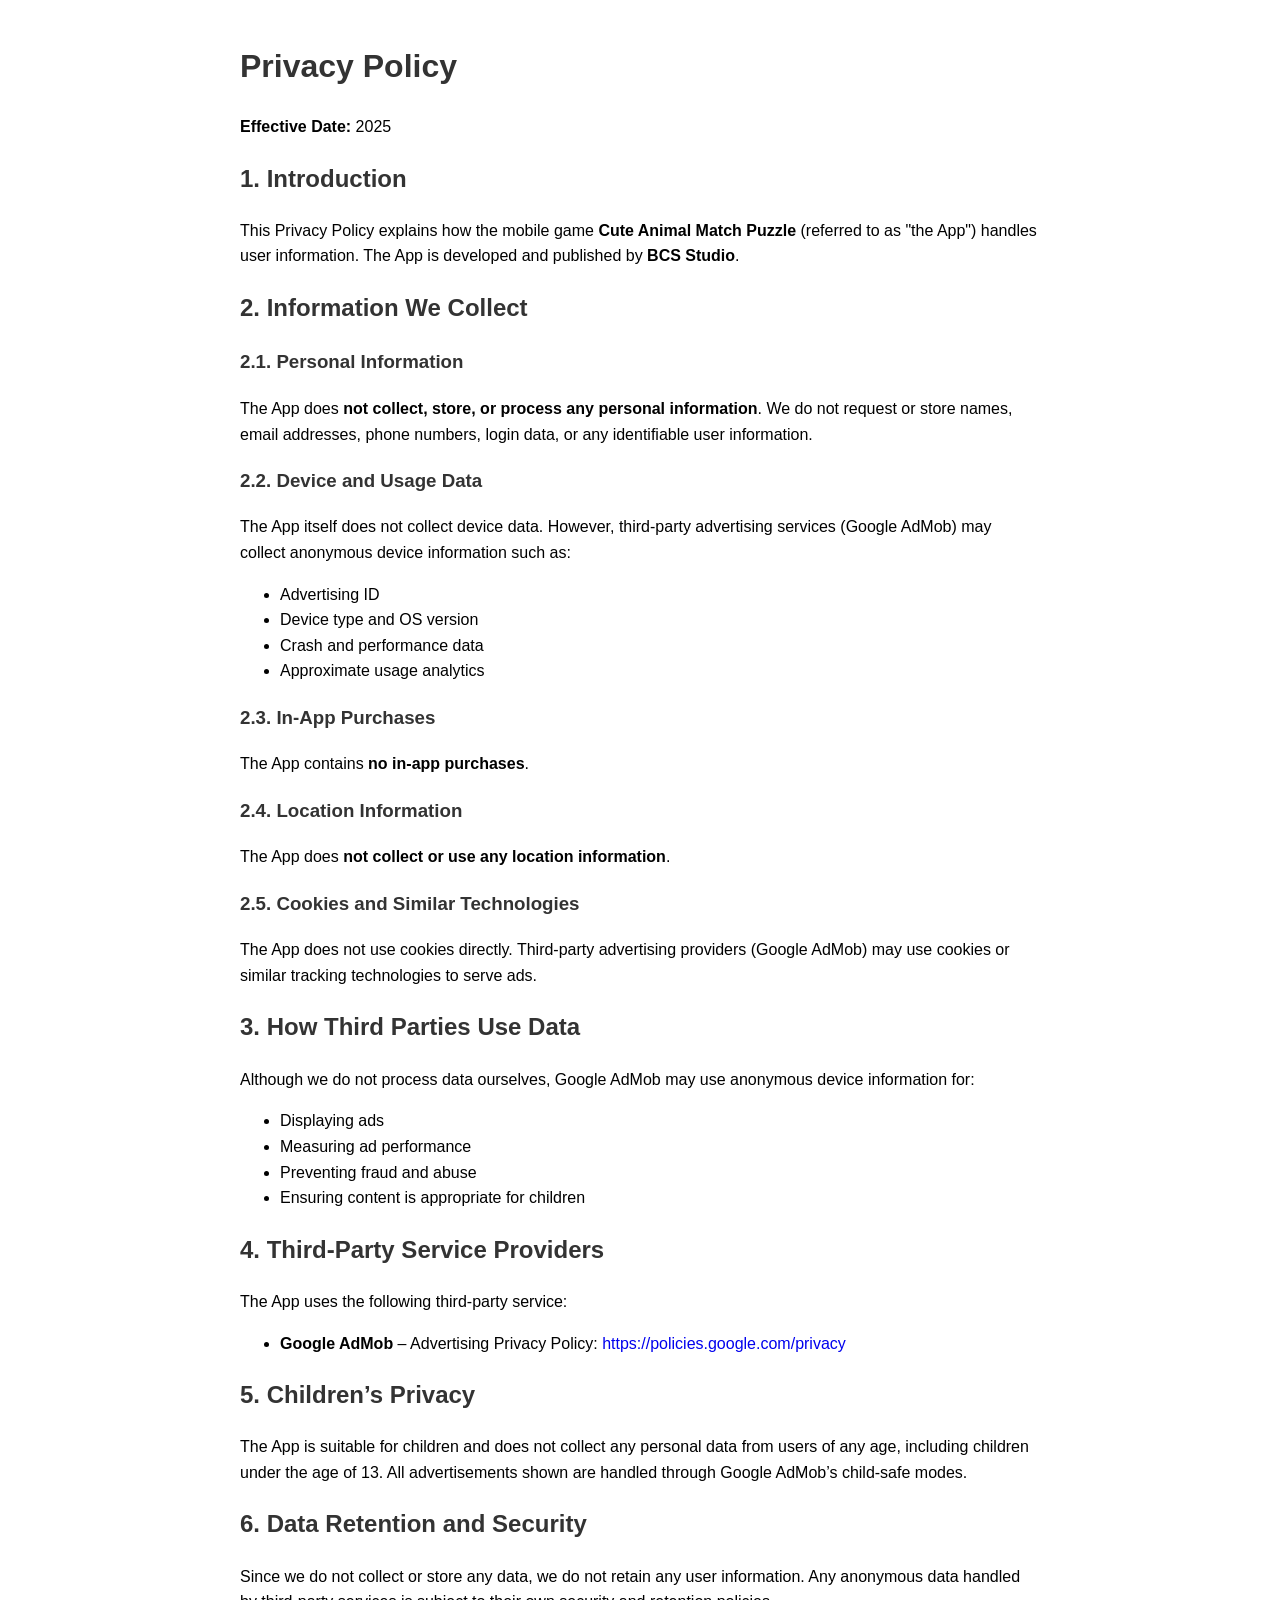
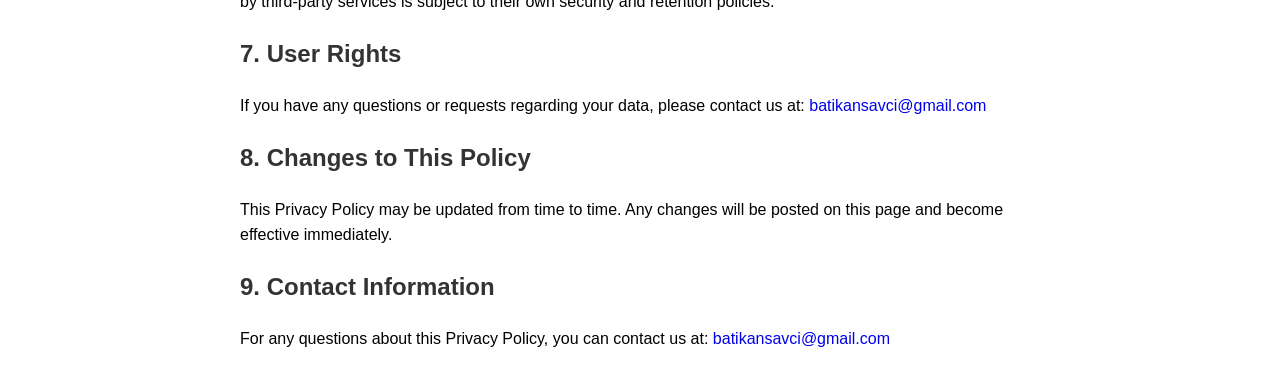
<file: Game/animal_tile_privacy_policy_en.html>
<!DOCTYPE html>
<html lang="en">
<head>
  <meta charset="UTF-8" />
  <title>Privacy Policy - Cute Animal Match Puzzle</title>
  <meta name="viewport" content="width=device-width, initial-scale=1.0" />
  <style>
    body { font-family: Arial, sans-serif; line-height: 1.6; padding: 20px; max-width: 800px; margin: 0 auto; }
    h1, h2, h3 { color: #333; }
    a { text-decoration: none; }
  </style>
</head>
<body>
  <h1>Privacy Policy</h1>
  <p><strong>Effective Date:</strong> 2025</p>

  <h2>1. Introduction</h2>
  <p>
    This Privacy Policy explains how the mobile game <strong>Cute Animal Match Puzzle</strong>
    (referred to as "the App") handles user information.
    The App is developed and published by <strong>BCS Studio</strong>.
  </p>

  <h2>2. Information We Collect</h2>

  <h3>2.1. Personal Information</h3>
  <p>
    The App does <strong>not collect, store, or process any personal information</strong>.
    We do not request or store names, email addresses, phone numbers, login data, or any identifiable user information.
  </p>

  <h3>2.2. Device and Usage Data</h3>
  <p>
    The App itself does not collect device data.
    However, third-party advertising services (Google AdMob) may collect anonymous device information such as:
  </p>
  <ul>
    <li>Advertising ID</li>
    <li>Device type and OS version</li>
    <li>Crash and performance data</li>
    <li>Approximate usage analytics</li>
  </ul>

  <h3>2.3. In-App Purchases</h3>
  <p>
    The App contains <strong>no in-app purchases</strong>.
  </p>

  <h3>2.4. Location Information</h3>
  <p>
    The App does <strong>not collect or use any location information</strong>.
  </p>

  <h3>2.5. Cookies and Similar Technologies</h3>
  <p>
    The App does not use cookies directly.
    Third-party advertising providers (Google AdMob) may use cookies or similar tracking technologies to serve ads.
  </p>

  <h2>3. How Third Parties Use Data</h2>
  <p>
    Although we do not process data ourselves, Google AdMob may use anonymous device information for:
  </p>
  <ul>
    <li>Displaying ads</li>
    <li>Measuring ad performance</li>
    <li>Preventing fraud and abuse</li>
    <li>Ensuring content is appropriate for children</li>
  </ul>

  <h2>4. Third-Party Service Providers</h2>
  <p>
    The App uses the following third-party service:
  </p>
  <ul>
    <li>
      <strong>Google AdMob</strong> – Advertising
      Privacy Policy:
      <a href="https://policies.google.com/privacy" target="_blank" rel="noopener noreferrer">
        https://policies.google.com/privacy
      </a>
    </li>
  </ul>

  <h2>5. Children’s Privacy</h2>
  <p>
    The App is suitable for children and does not collect any personal data from users of any age,
    including children under the age of 13.
    All advertisements shown are handled through Google AdMob’s child-safe modes.
  </p>

  <h2>6. Data Retention and Security</h2>
  <p>
    Since we do not collect or store any data, we do not retain any user information.
    Any anonymous data handled by third-party services is subject to their own security and retention policies.
  </p>

  <h2>7. User Rights</h2>
  <p>
    If you have any questions or requests regarding your data, please contact us at:
    <a href="mailto:batikansavci@gmail.com">batikansavci@gmail.com</a>
  </p>

  <h2>8. Changes to This Policy</h2>
  <p>
    This Privacy Policy may be updated from time to time.
    Any changes will be posted on this page and become effective immediately.
  </p>

  <h2>9. Contact Information</h2>
  <p>
    For any questions about this Privacy Policy, you can contact us at:
    <a href="mailto:batikansavci@gmail.com">batikansavci@gmail.com</a>
  </p>

</body>
</html>
</file>
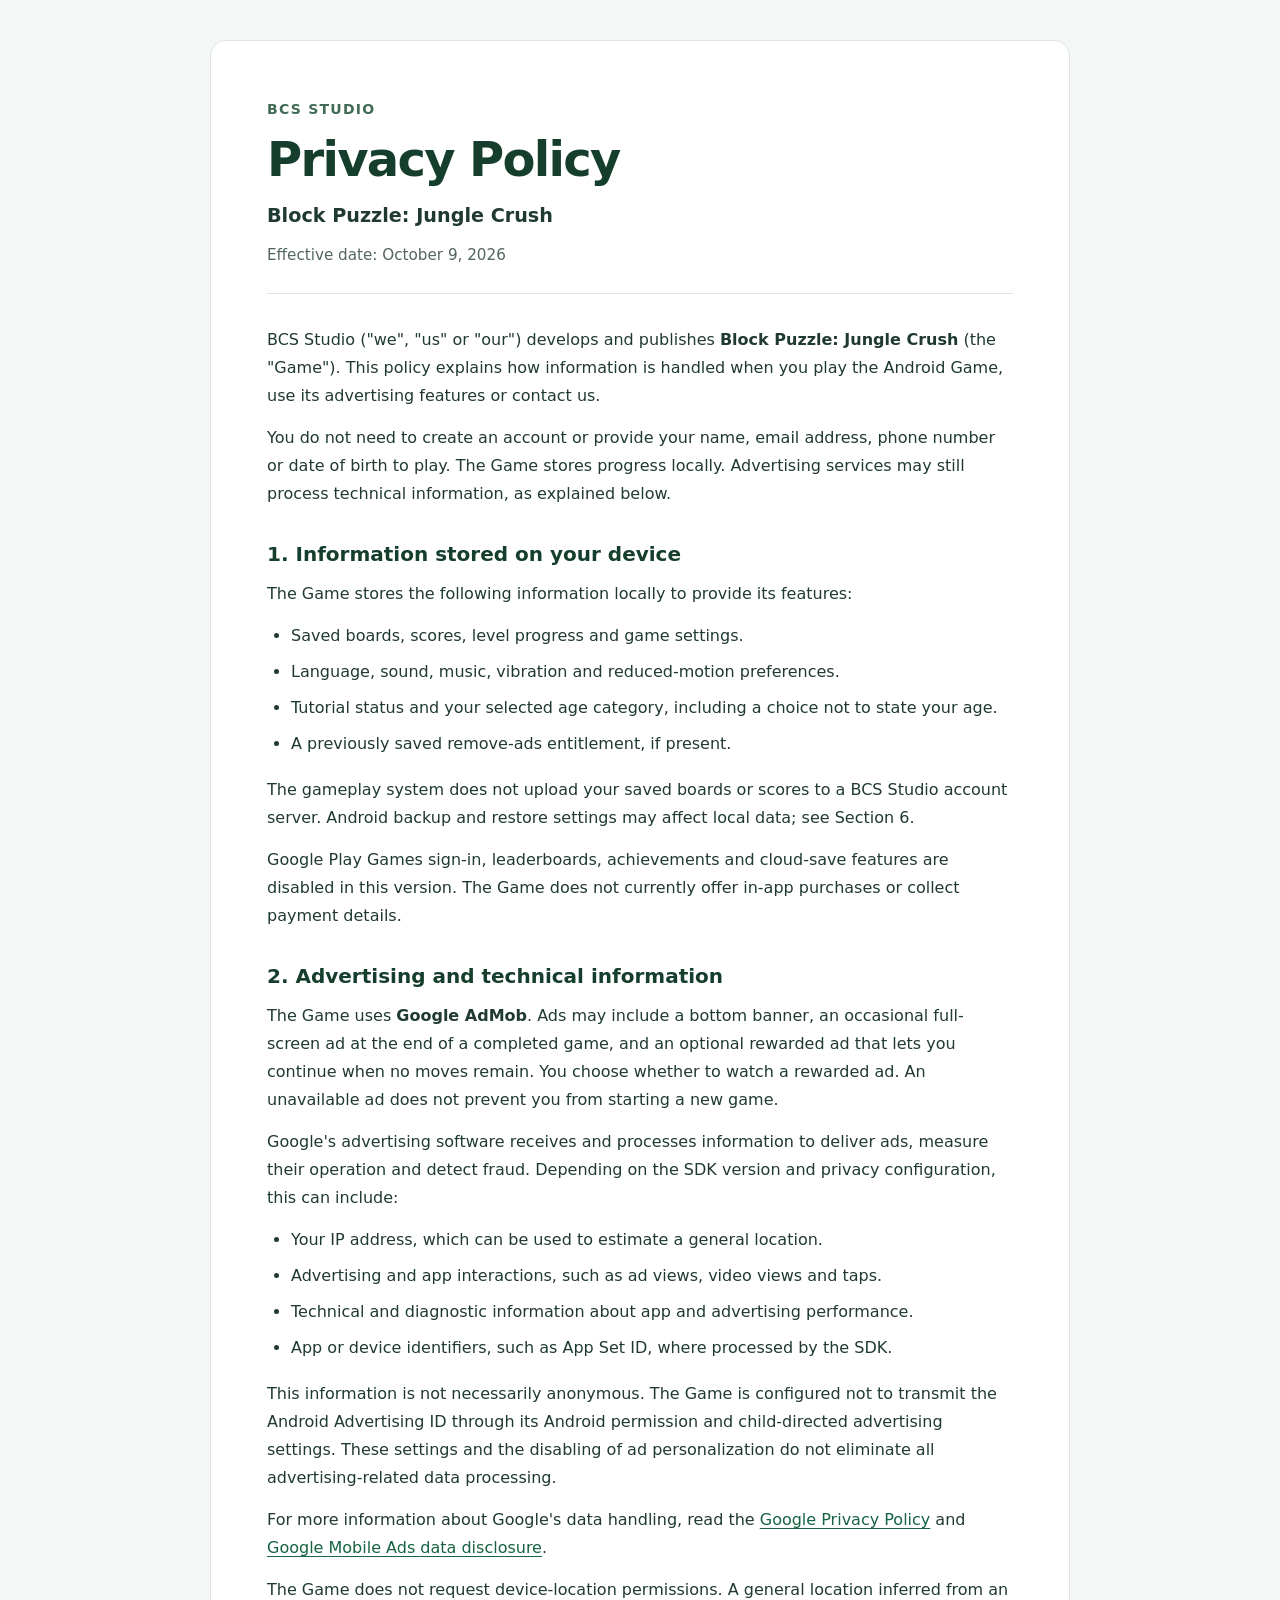
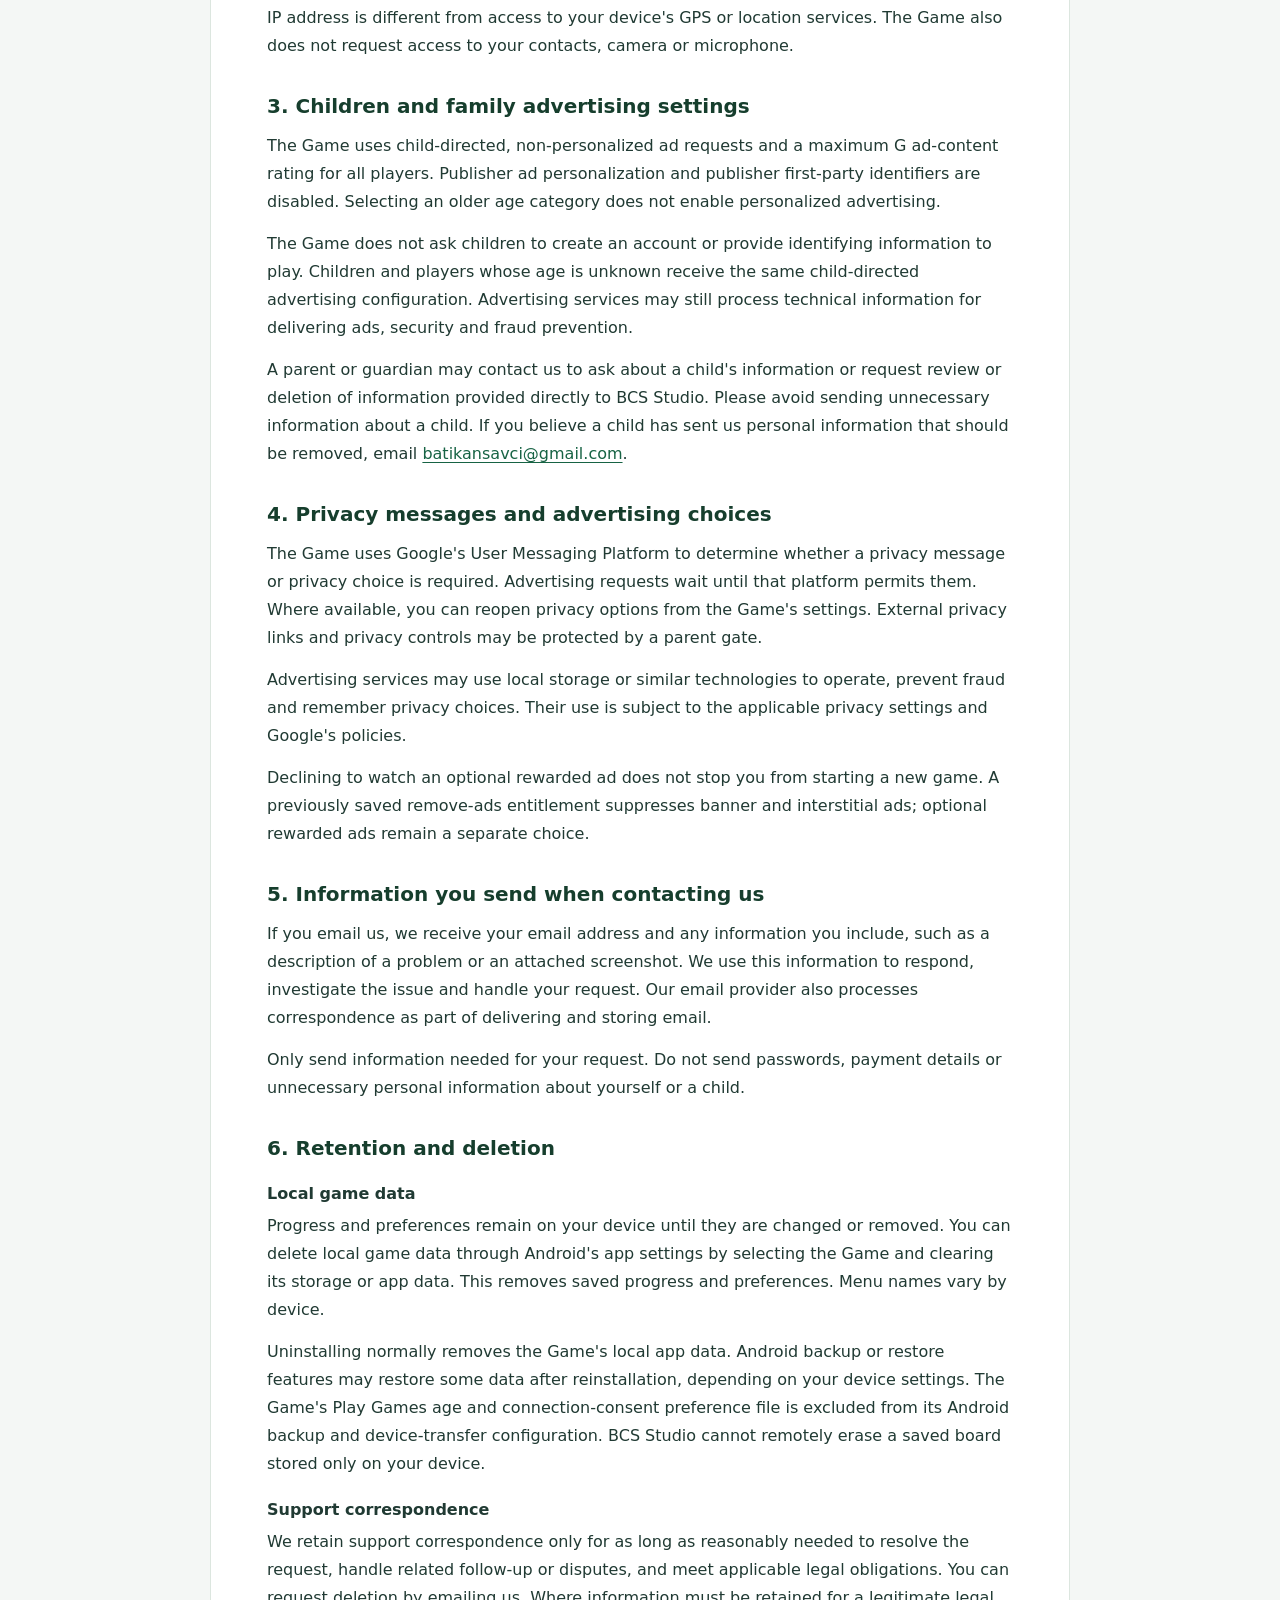
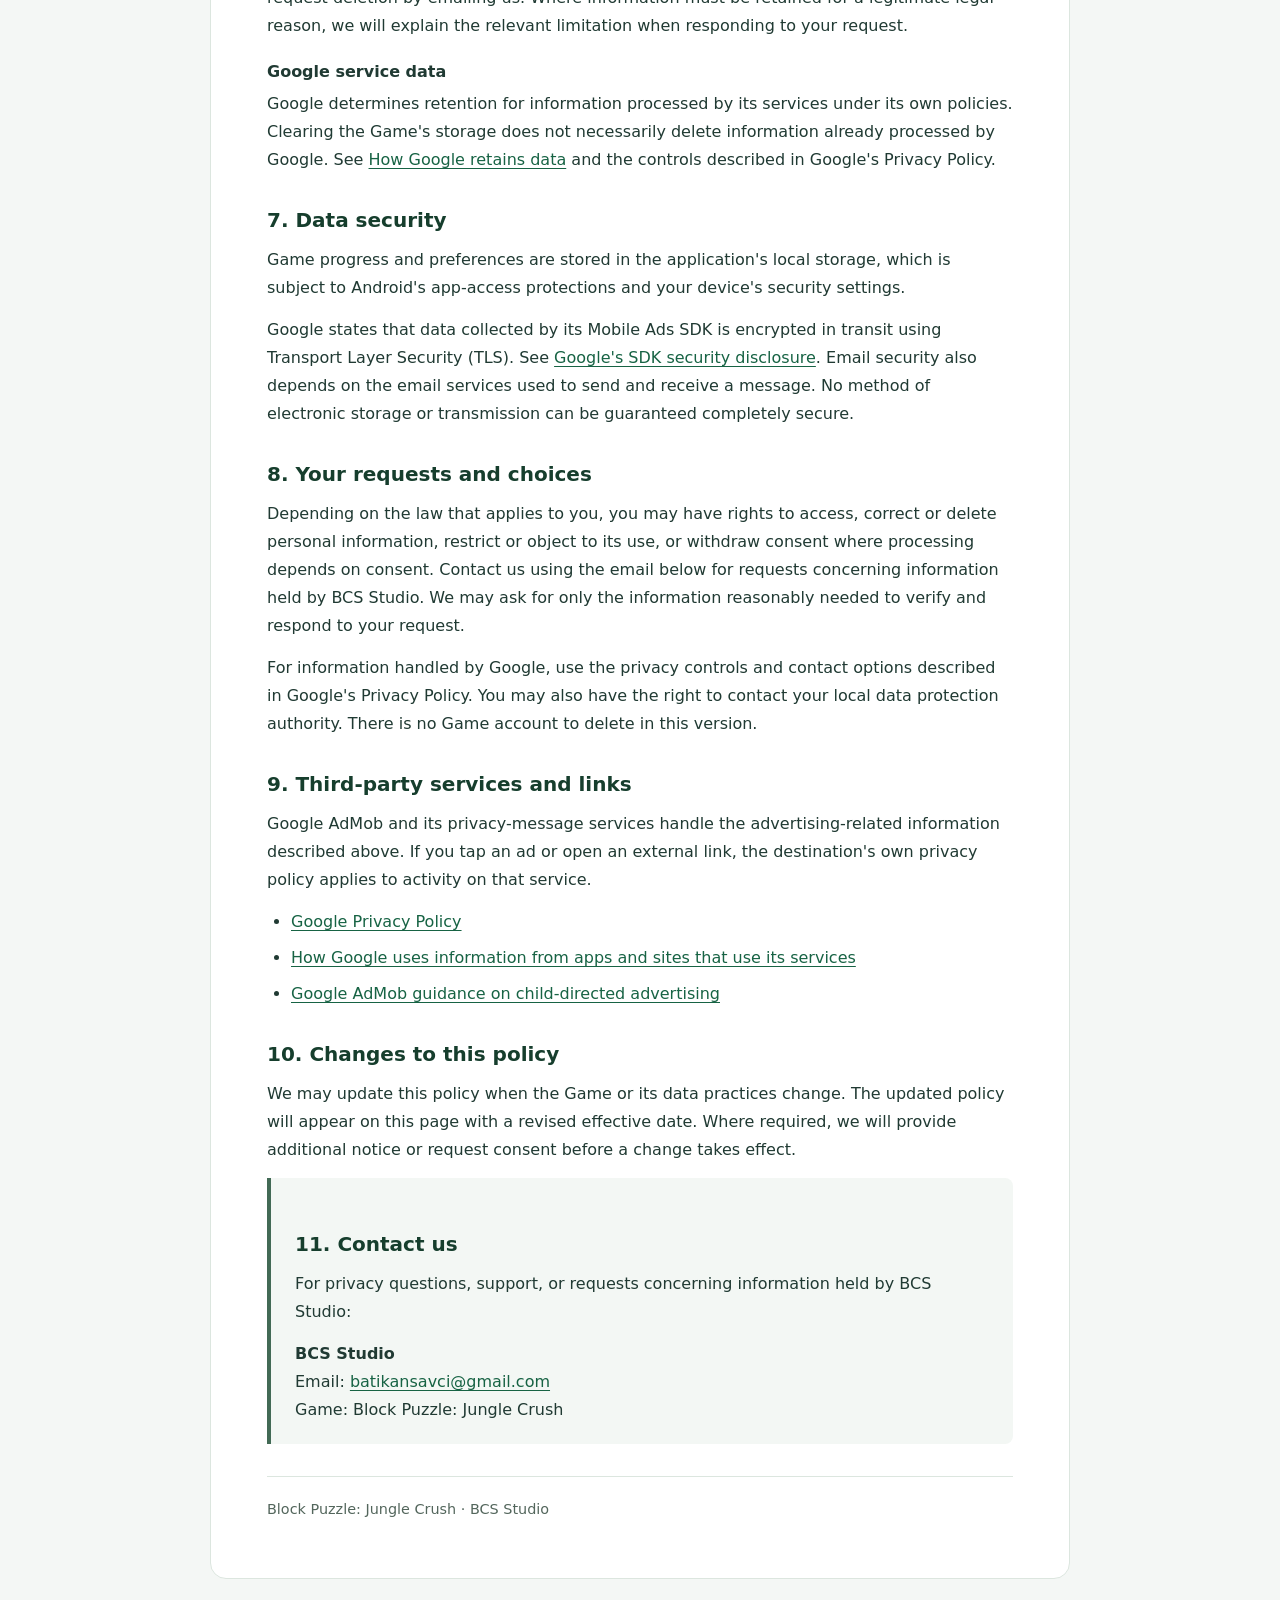
<file: Game/block_puzzle_jungle_privacy_policy.html>
<!DOCTYPE html>
<html lang="en">
<head>
  <meta charset="UTF-8">
  <meta name="viewport" content="width=device-width, initial-scale=1">
  <meta name="description" content="Privacy Policy for Block Puzzle: Jungle Crush by BCS Studio. Learn about local game data, advertising, children's privacy and your choices.">
  <meta name="color-scheme" content="light">
  <title>Privacy Policy | Block Puzzle: Jungle Crush</title>
  <style>
    :root { color-scheme: light; font-family: system-ui, -apple-system, BlinkMacSystemFont, "Segoe UI", sans-serif; color: #203a33; background: #f4f7f5; }
    * { box-sizing: border-box; }
    body { margin: 0; line-height: 1.75; }
    main { width: min(100% - 40px, 860px); margin: 40px auto; padding: clamp(24px, 5vw, 56px); background: #fff; border: 1px solid #dce6df; border-radius: 16px; }
    header { border-bottom: 1px solid #dce6df; padding-bottom: 24px; margin-bottom: 32px; }
    .publisher { margin: 0 0 10px; font-size: .875rem; letter-spacing: .09em; font-weight: 700; color: #426a55; }
    h1 { font-size: clamp(2rem, 6vw, 3rem); line-height: 1.15; letter-spacing: -.035em; margin: 0 0 12px; color: #163e2d; }
    .app-name { font-size: 1.2rem; margin: 0 0 10px; font-weight: 600; }
    .date { color: #53665c; font-size: .95rem; margin: 0; }
    h2 { font-size: 1.25rem; line-height: 1.4; margin: 32px 0 12px; color: #163e2d; }
    h3 { font-size: 1rem; line-height: 1.5; margin: 20px 0 6px; }
    p { margin: 0 0 14px; }
    ul, ol { padding-left: 24px; margin: 10px 0 18px; }
    li { margin-bottom: 8px; }
    a { color: #176344; text-underline-offset: 3px; overflow-wrap: anywhere; }
    a:hover { color: #0b422b; }
    a:focus-visible { outline: 3px solid #d39b32; outline-offset: 3px; border-radius: 2px; }
    .contact { padding: 20px 24px; border-left: 4px solid #426a55; background: #f3f7f4; border-radius: 0 8px 8px 0; }
    .contact p:last-child { margin-bottom: 0; }
    footer { border-top: 1px solid #dce6df; margin-top: 32px; padding-top: 20px; color: #53665c; font-size: .9rem; }
    @media (max-width: 480px) { main { width: calc(100% - 24px); margin: 12px auto; border-radius: 12px; } }
    @media print { :root { color: #000; background: #fff; } main { width: 100%; margin: 0; padding: 0; border: 0; } h2, h3 { break-after: avoid; } a { color: inherit; } }
  </style>
</head>
<body>
  <main>
    <header>
      <p class="publisher">BCS STUDIO</p>
      <h1>Privacy Policy</h1>
      <p class="app-name">Block Puzzle: Jungle Crush</p>
      <p class="date">Effective date: <time datetime="2026-10-09">October 9, 2026</time></p>
    </header>

    <p>BCS Studio ("we", "us" or "our") develops and publishes <strong>Block Puzzle: Jungle Crush</strong> (the "Game"). This policy explains how information is handled when you play the Android Game, use its advertising features or contact us.</p>
    <p>You do not need to create an account or provide your name, email address, phone number or date of birth to play. The Game stores progress locally. Advertising services may still process technical information, as explained below.</p>

    <section aria-labelledby="local-data">
      <h2 id="local-data">1. Information stored on your device</h2>
      <p>The Game stores the following information locally to provide its features:</p>
      <ul>
        <li>Saved boards, scores, level progress and game settings.</li>
        <li>Language, sound, music, vibration and reduced-motion preferences.</li>
        <li>Tutorial status and your selected age category, including a choice not to state your age.</li>
        <li>A previously saved remove-ads entitlement, if present.</li>
      </ul>
      <p>The gameplay system does not upload your saved boards or scores to a BCS Studio account server. Android backup and restore settings may affect local data; see Section 6.</p>
      <p>Google Play Games sign-in, leaderboards, achievements and cloud-save features are disabled in this version. The Game does not currently offer in-app purchases or collect payment details.</p>
    </section>

    <section aria-labelledby="advertising">
      <h2 id="advertising">2. Advertising and technical information</h2>
      <p>The Game uses <strong>Google AdMob</strong>. Ads may include a bottom banner, an occasional full-screen ad at the end of a completed game, and an optional rewarded ad that lets you continue when no moves remain. You choose whether to watch a rewarded ad. An unavailable ad does not prevent you from starting a new game.</p>
      <p>Google's advertising software receives and processes information to deliver ads, measure their operation and detect fraud. Depending on the SDK version and privacy configuration, this can include:</p>
      <ul>
        <li>Your IP address, which can be used to estimate a general location.</li>
        <li>Advertising and app interactions, such as ad views, video views and taps.</li>
        <li>Technical and diagnostic information about app and advertising performance.</li>
        <li>App or device identifiers, such as App Set ID, where processed by the SDK.</li>
      </ul>
      <p>This information is not necessarily anonymous. The Game is configured not to transmit the Android Advertising ID through its Android permission and child-directed advertising settings. These settings and the disabling of ad personalization do not eliminate all advertising-related data processing.</p>
      <p>For more information about Google's data handling, read the <a href="https://policies.google.com/privacy">Google Privacy Policy</a> and <a href="https://developers.google.com/admob/android/privacy/play-data-disclosure">Google Mobile Ads data disclosure</a>.</p>
      <p>The Game does not request device-location permissions. A general location inferred from an IP address is different from access to your device's GPS or location services. The Game also does not request access to your contacts, camera or microphone.</p>
    </section>

    <section aria-labelledby="children">
      <h2 id="children">3. Children and family advertising settings</h2>
      <p>The Game uses child-directed, non-personalized ad requests and a maximum G ad-content rating for all players. Publisher ad personalization and publisher first-party identifiers are disabled. Selecting an older age category does not enable personalized advertising.</p>
      <p>The Game does not ask children to create an account or provide identifying information to play. Children and players whose age is unknown receive the same child-directed advertising configuration. Advertising services may still process technical information for delivering ads, security and fraud prevention.</p>
      <p>A parent or guardian may contact us to ask about a child's information or request review or deletion of information provided directly to BCS Studio. Please avoid sending unnecessary information about a child. If you believe a child has sent us personal information that should be removed, email <a href="mailto:batikansavci@gmail.com">batikansavci@gmail.com</a>.</p>
    </section>

    <section aria-labelledby="privacy-choices">
      <h2 id="privacy-choices">4. Privacy messages and advertising choices</h2>
      <p>The Game uses Google's User Messaging Platform to determine whether a privacy message or privacy choice is required. Advertising requests wait until that platform permits them. Where available, you can reopen privacy options from the Game's settings. External privacy links and privacy controls may be protected by a parent gate.</p>
      <p>Advertising services may use local storage or similar technologies to operate, prevent fraud and remember privacy choices. Their use is subject to the applicable privacy settings and Google's policies.</p>
      <p>Declining to watch an optional rewarded ad does not stop you from starting a new game. A previously saved remove-ads entitlement suppresses banner and interstitial ads; optional rewarded ads remain a separate choice.</p>
    </section>

    <section aria-labelledby="contact-data">
      <h2 id="contact-data">5. Information you send when contacting us</h2>
      <p>If you email us, we receive your email address and any information you include, such as a description of a problem or an attached screenshot. We use this information to respond, investigate the issue and handle your request. Our email provider also processes correspondence as part of delivering and storing email.</p>
      <p>Only send information needed for your request. Do not send passwords, payment details or unnecessary personal information about yourself or a child.</p>
    </section>

    <section aria-labelledby="retention">
      <h2 id="retention">6. Retention and deletion</h2>
      <h3>Local game data</h3>
      <p>Progress and preferences remain on your device until they are changed or removed. You can delete local game data through Android's app settings by selecting the Game and clearing its storage or app data. This removes saved progress and preferences. Menu names vary by device.</p>
      <p>Uninstalling normally removes the Game's local app data. Android backup or restore features may restore some data after reinstallation, depending on your device settings. The Game's Play Games age and connection-consent preference file is excluded from its Android backup and device-transfer configuration. BCS Studio cannot remotely erase a saved board stored only on your device.</p>
      <h3>Support correspondence</h3>
      <p>We retain support correspondence only for as long as reasonably needed to resolve the request, handle related follow-up or disputes, and meet applicable legal obligations. You can request deletion by emailing us. Where information must be retained for a legitimate legal reason, we will explain the relevant limitation when responding to your request.</p>
      <h3>Google service data</h3>
      <p>Google determines retention for information processed by its services under its own policies. Clearing the Game's storage does not necessarily delete information already processed by Google. See <a href="https://policies.google.com/technologies/retention">How Google retains data</a> and the controls described in Google's Privacy Policy.</p>
    </section>

    <section aria-labelledby="security">
      <h2 id="security">7. Data security</h2>
      <p>Game progress and preferences are stored in the application's local storage, which is subject to Android's app-access protections and your device's security settings.</p>
      <p>Google states that data collected by its Mobile Ads SDK is encrypted in transit using Transport Layer Security (TLS). See <a href="https://developers.google.com/admob/android/privacy/play-data-disclosure">Google's SDK security disclosure</a>. Email security also depends on the email services used to send and receive a message. No method of electronic storage or transmission can be guaranteed completely secure.</p>
    </section>

    <section aria-labelledby="rights">
      <h2 id="rights">8. Your requests and choices</h2>
      <p>Depending on the law that applies to you, you may have rights to access, correct or delete personal information, restrict or object to its use, or withdraw consent where processing depends on consent. Contact us using the email below for requests concerning information held by BCS Studio. We may ask for only the information reasonably needed to verify and respond to your request.</p>
      <p>For information handled by Google, use the privacy controls and contact options described in Google's Privacy Policy. You may also have the right to contact your local data protection authority. There is no Game account to delete in this version.</p>
    </section>

    <section aria-labelledby="external-services">
      <h2 id="external-services">9. Third-party services and links</h2>
      <p>Google AdMob and its privacy-message services handle the advertising-related information described above. If you tap an ad or open an external link, the destination's own privacy policy applies to activity on that service.</p>
      <ul>
        <li><a href="https://policies.google.com/privacy">Google Privacy Policy</a></li>
        <li><a href="https://policies.google.com/technologies/partner-sites">How Google uses information from apps and sites that use its services</a></li>
        <li><a href="https://support.google.com/admob/answer/6223431">Google AdMob guidance on child-directed advertising</a></li>
      </ul>
    </section>

    <section aria-labelledby="changes">
      <h2 id="changes">10. Changes to this policy</h2>
      <p>We may update this policy when the Game or its data practices change. The updated policy will appear on this page with a revised effective date. Where required, we will provide additional notice or request consent before a change takes effect.</p>
    </section>

    <section class="contact" aria-labelledby="contact">
      <h2 id="contact">11. Contact us</h2>
      <p>For privacy questions, support, or requests concerning information held by BCS Studio:</p>
      <p><strong>BCS Studio</strong><br>
        Email: <a href="mailto:batikansavci@gmail.com">batikansavci@gmail.com</a><br>
        Game: Block Puzzle: Jungle Crush
      </p>
    </section>

    <footer>Block Puzzle: Jungle Crush &middot; BCS Studio</footer>
  </main>
</body>
</html>
</file>
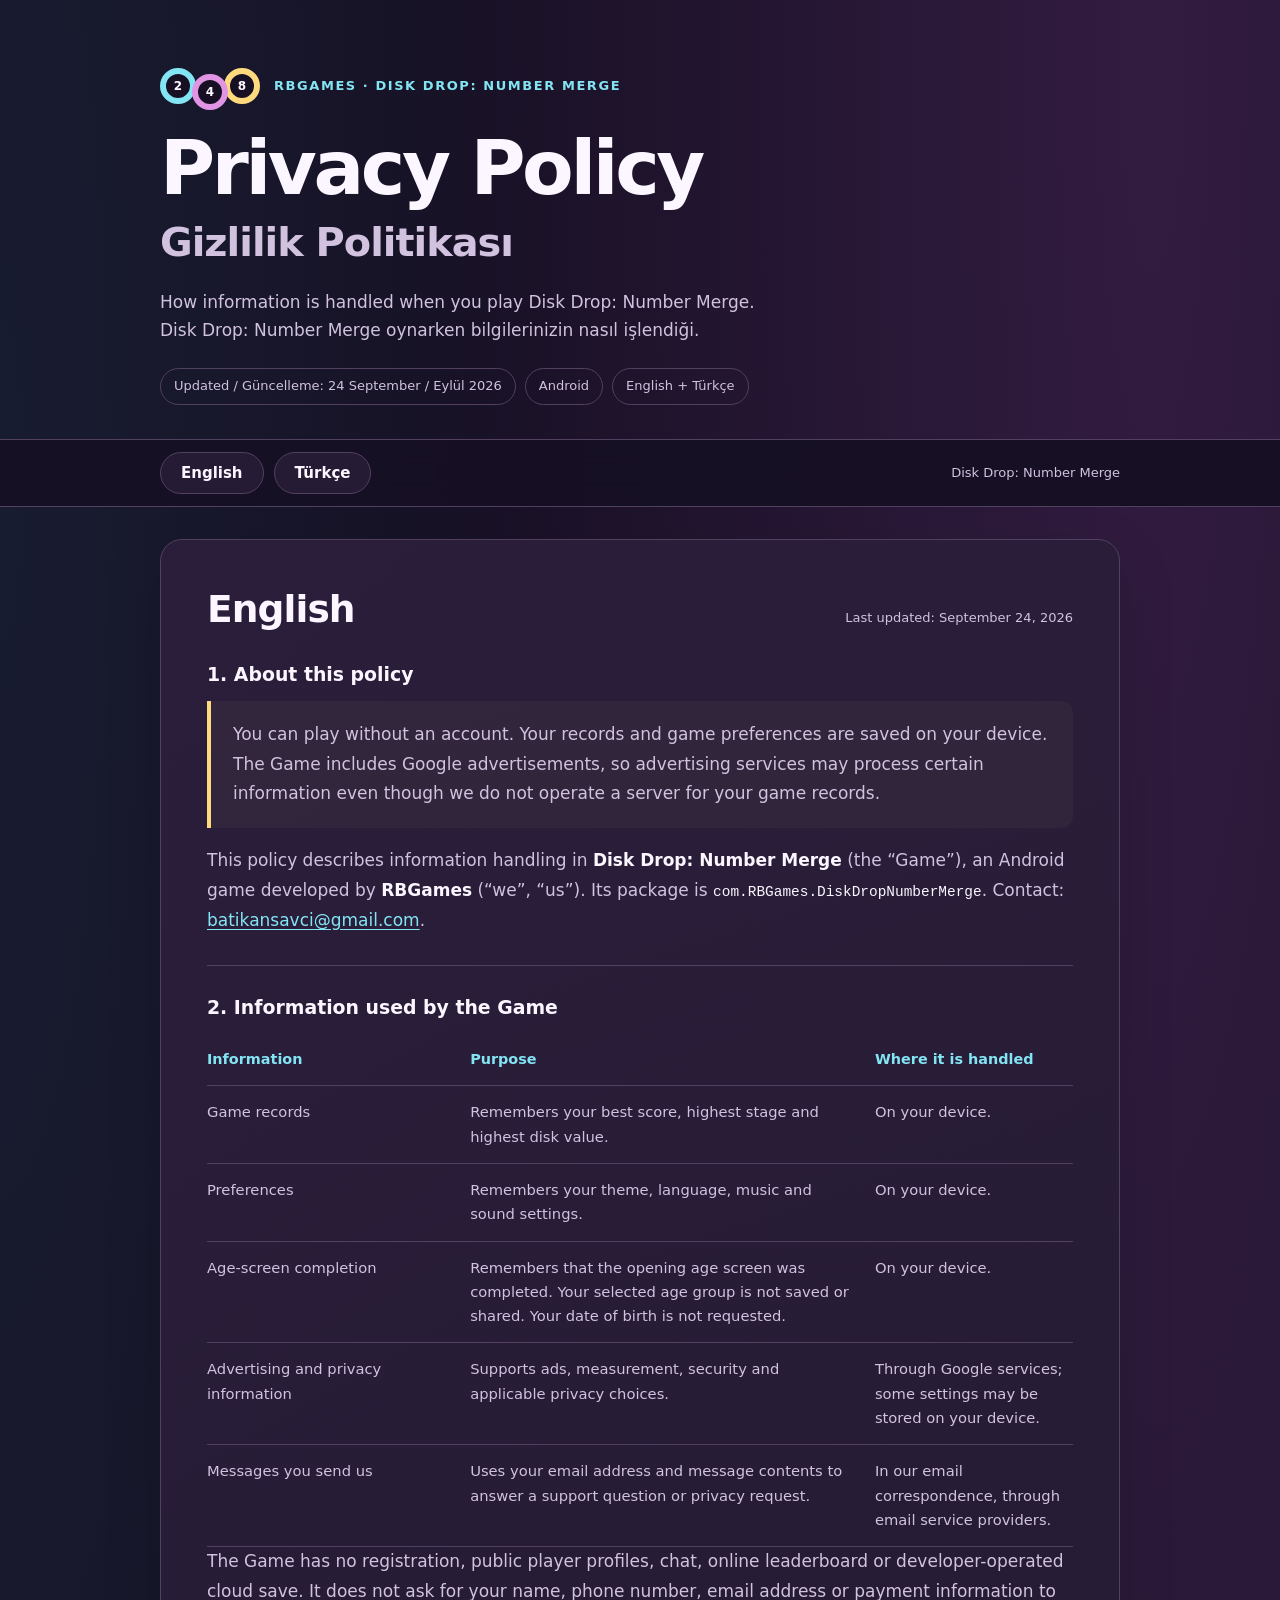
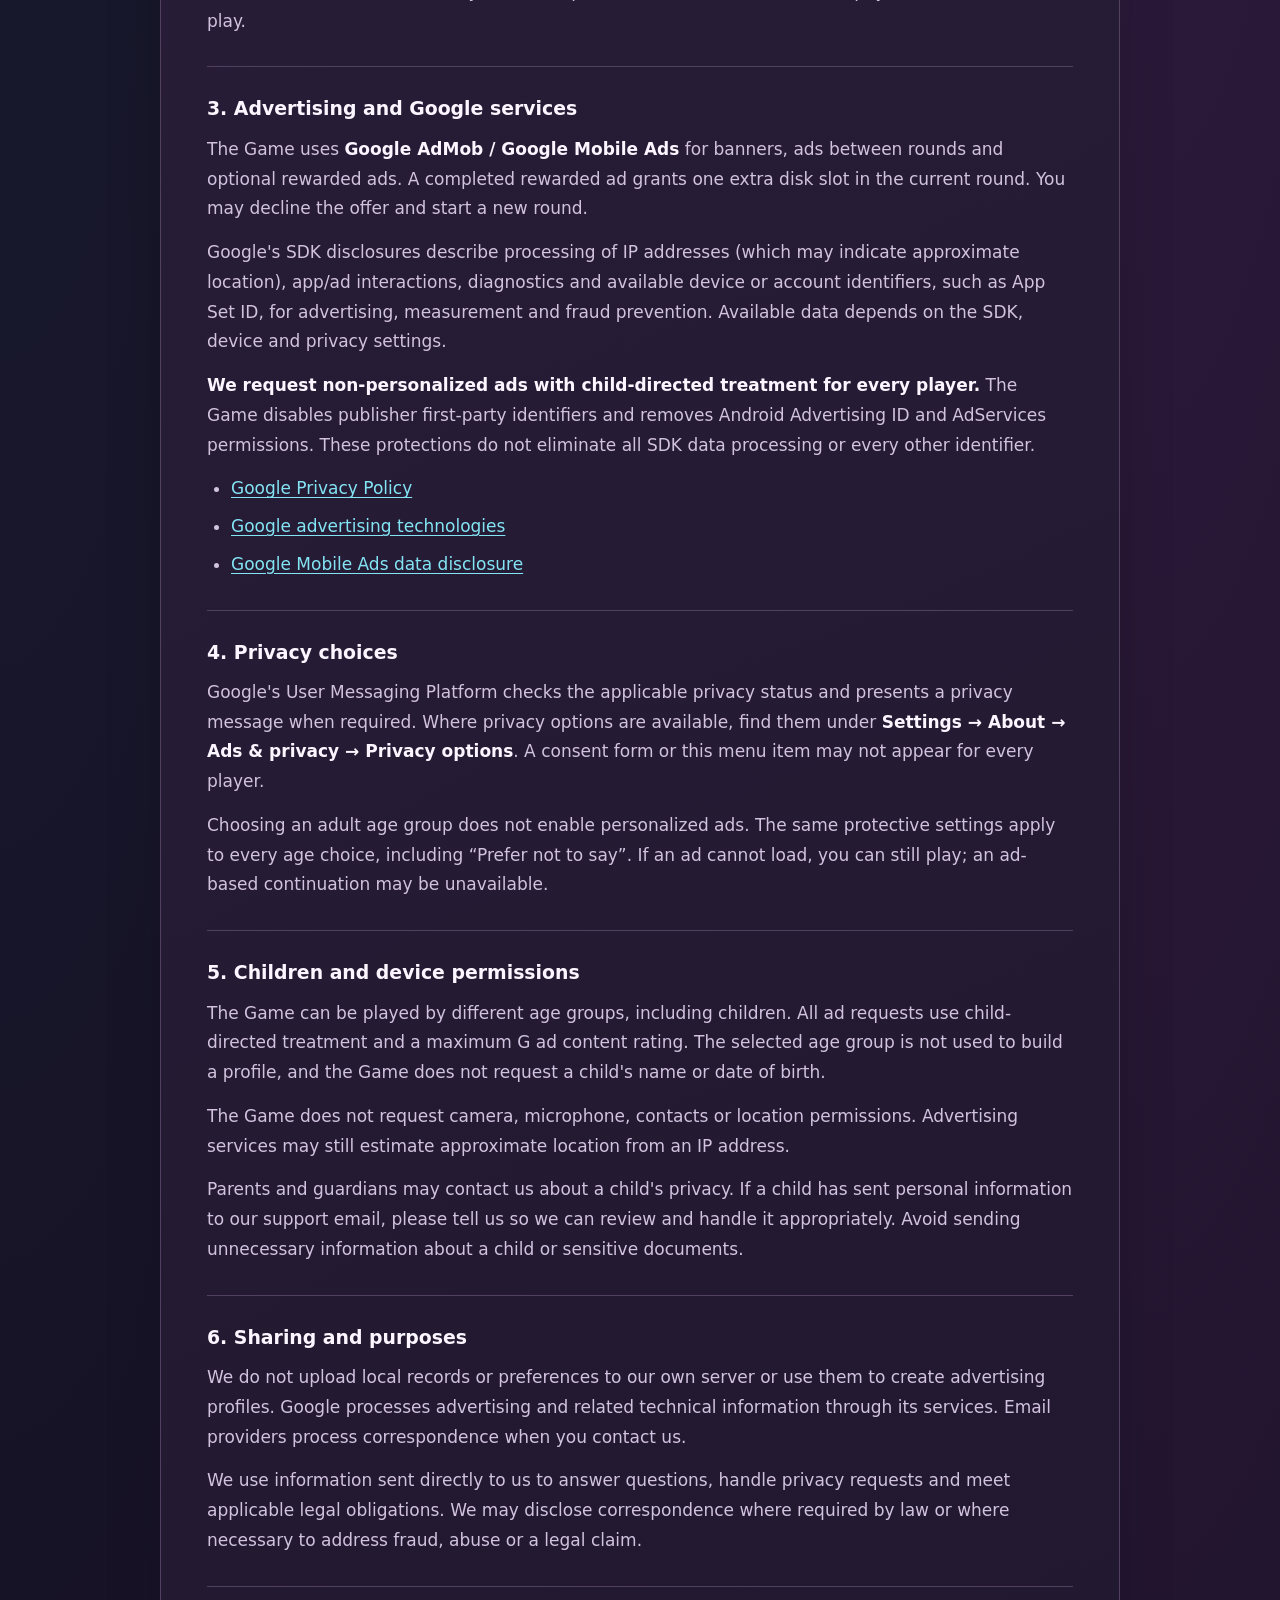
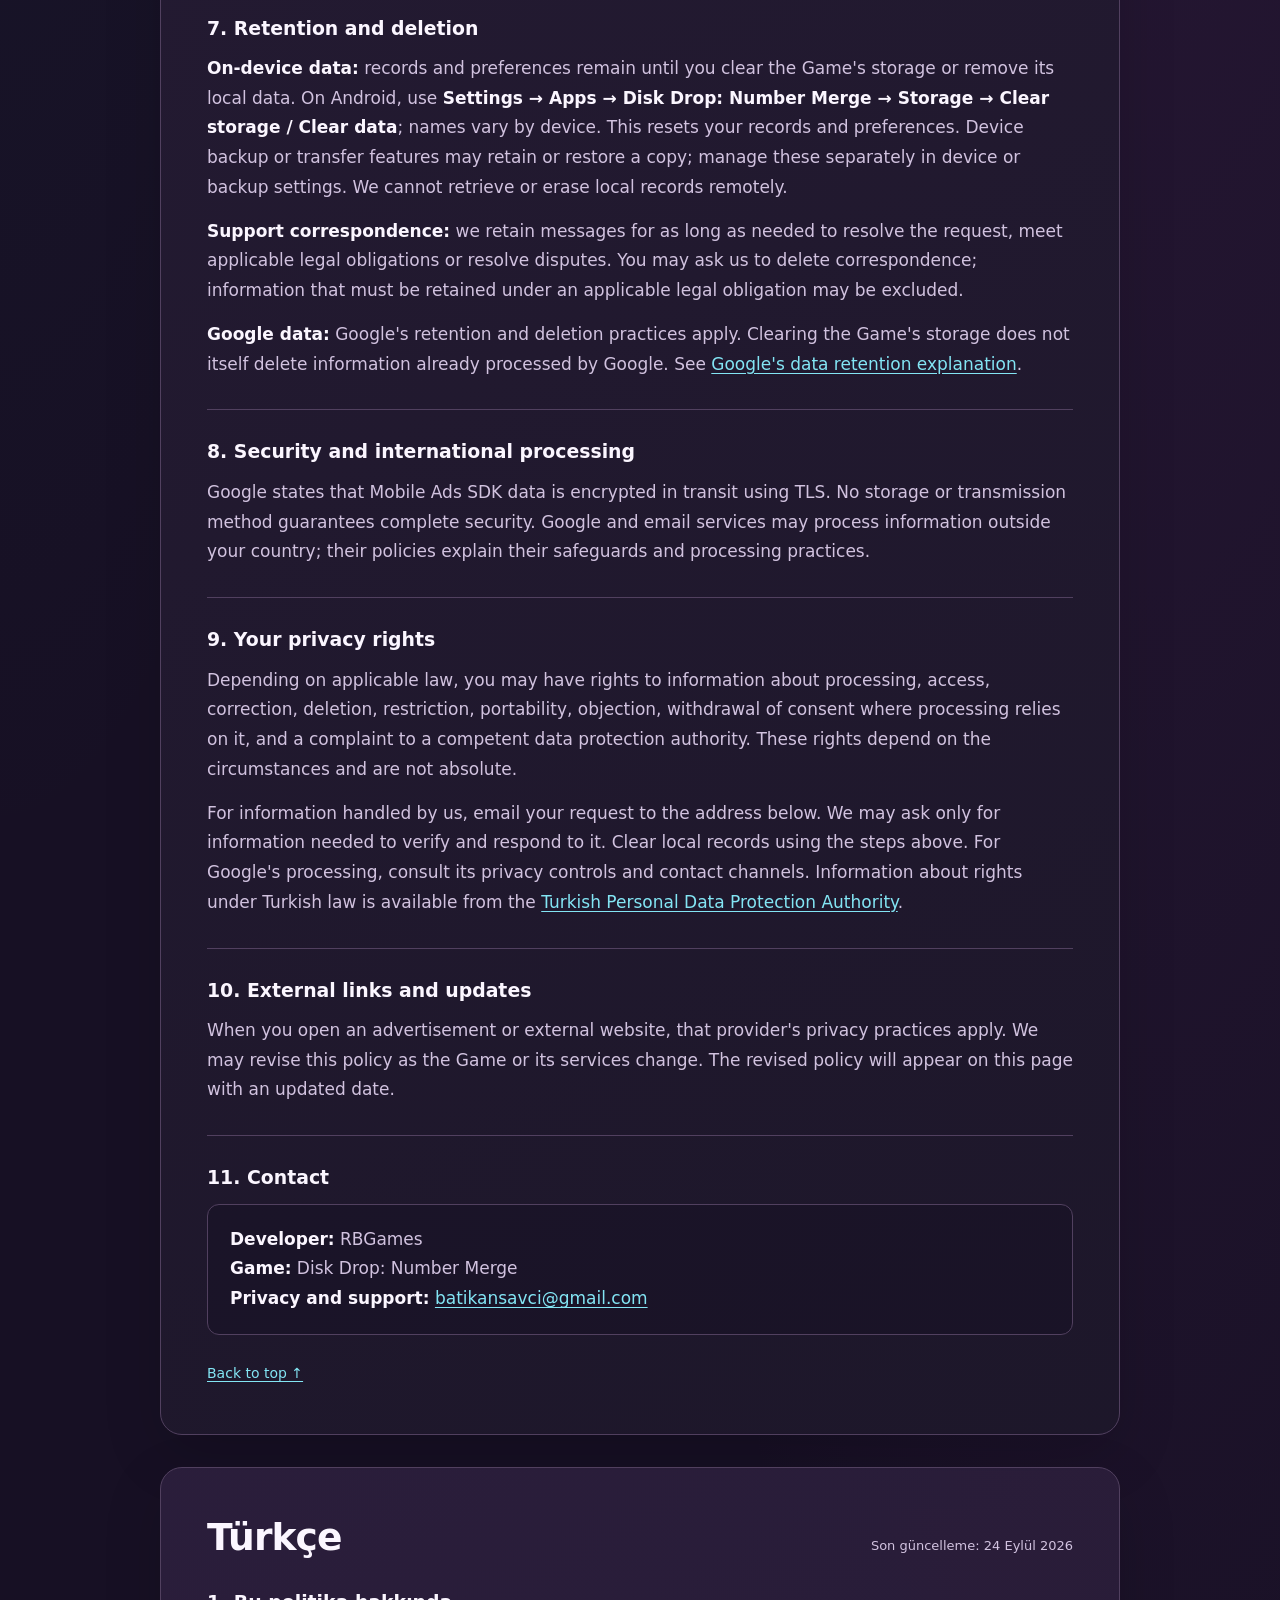
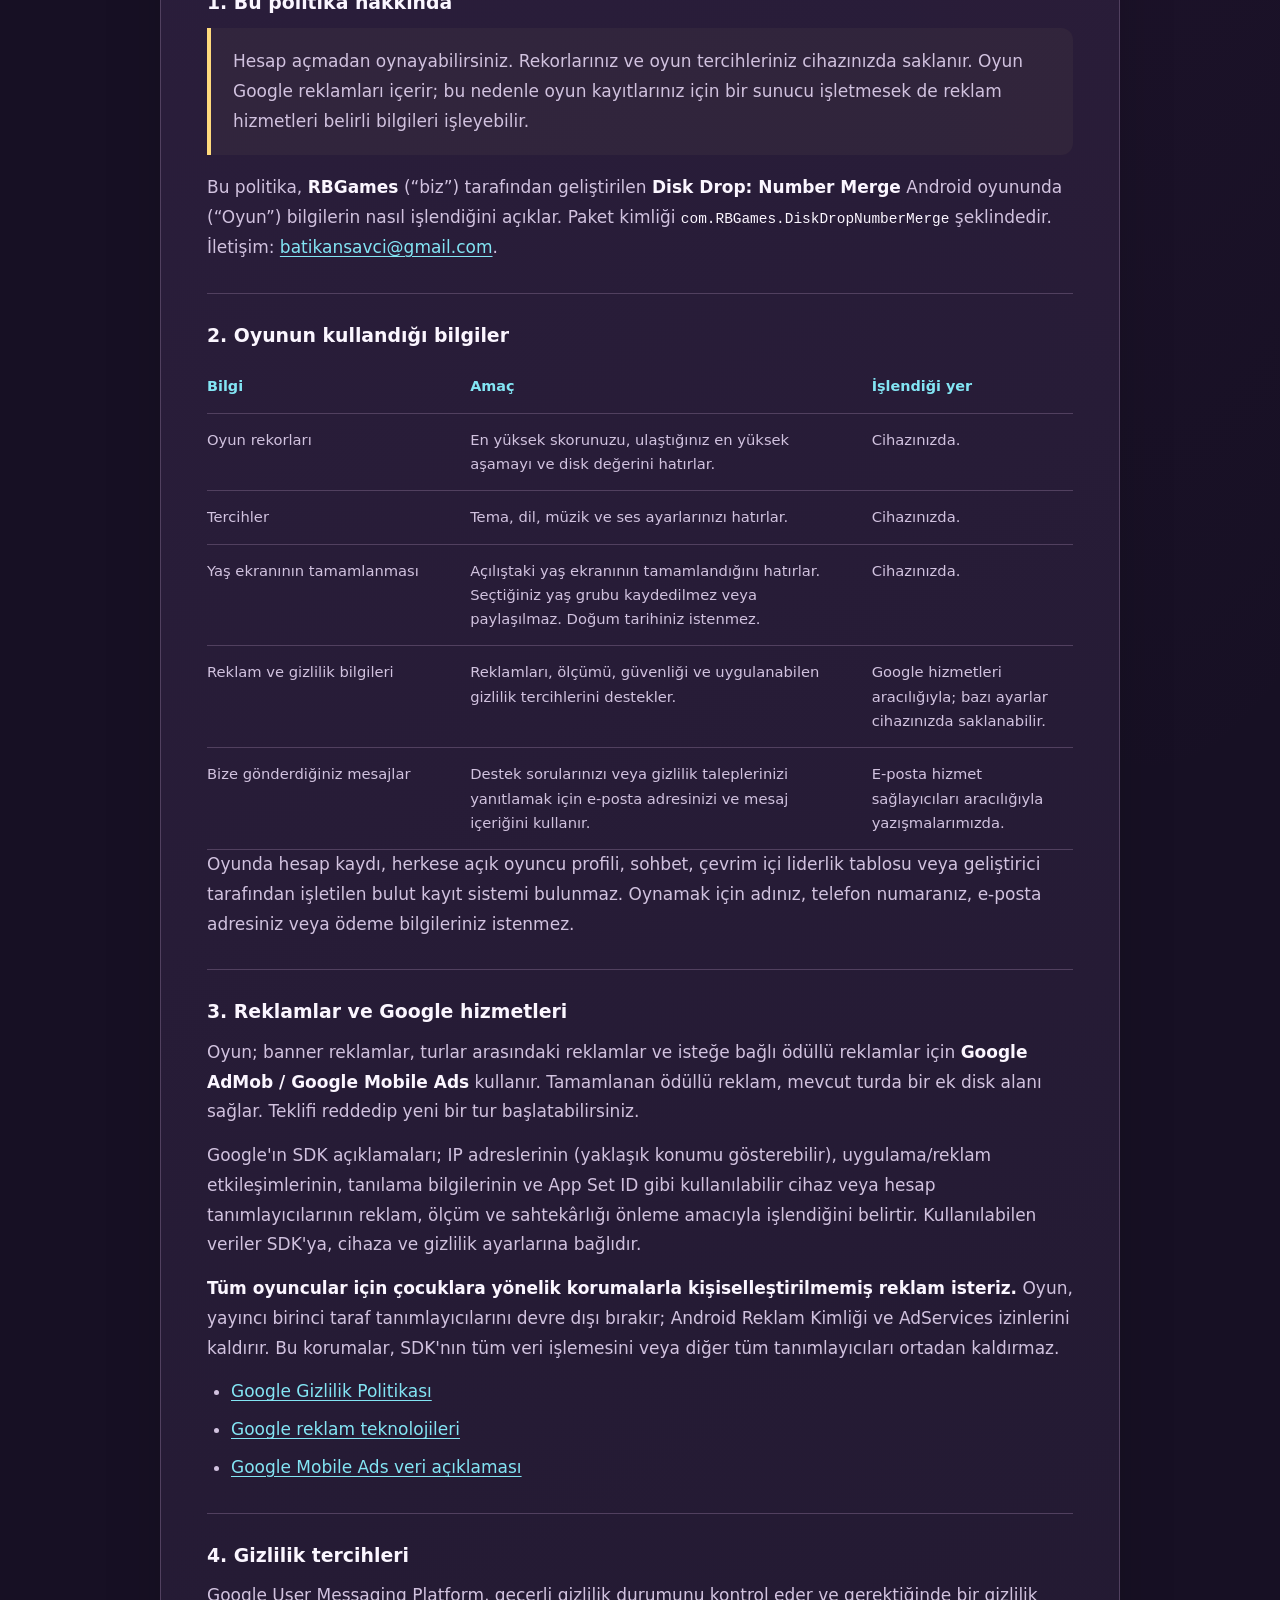
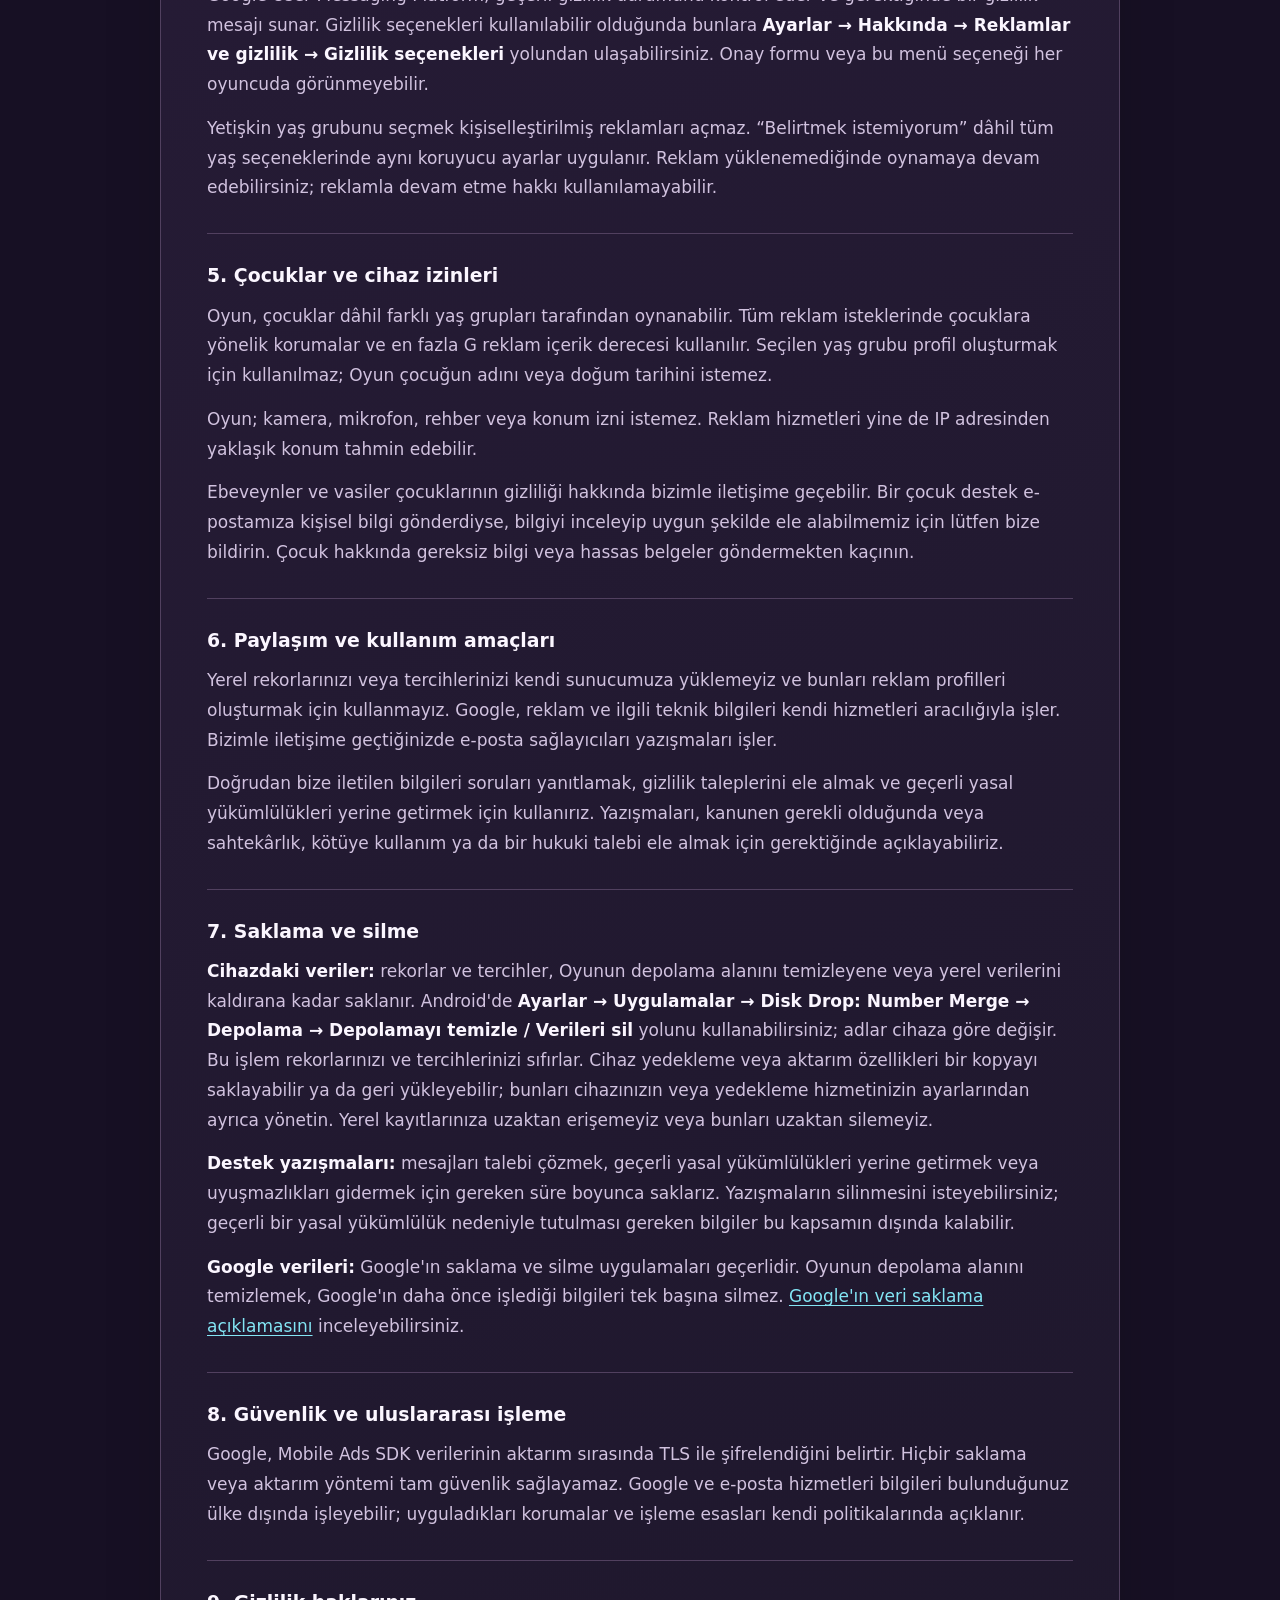
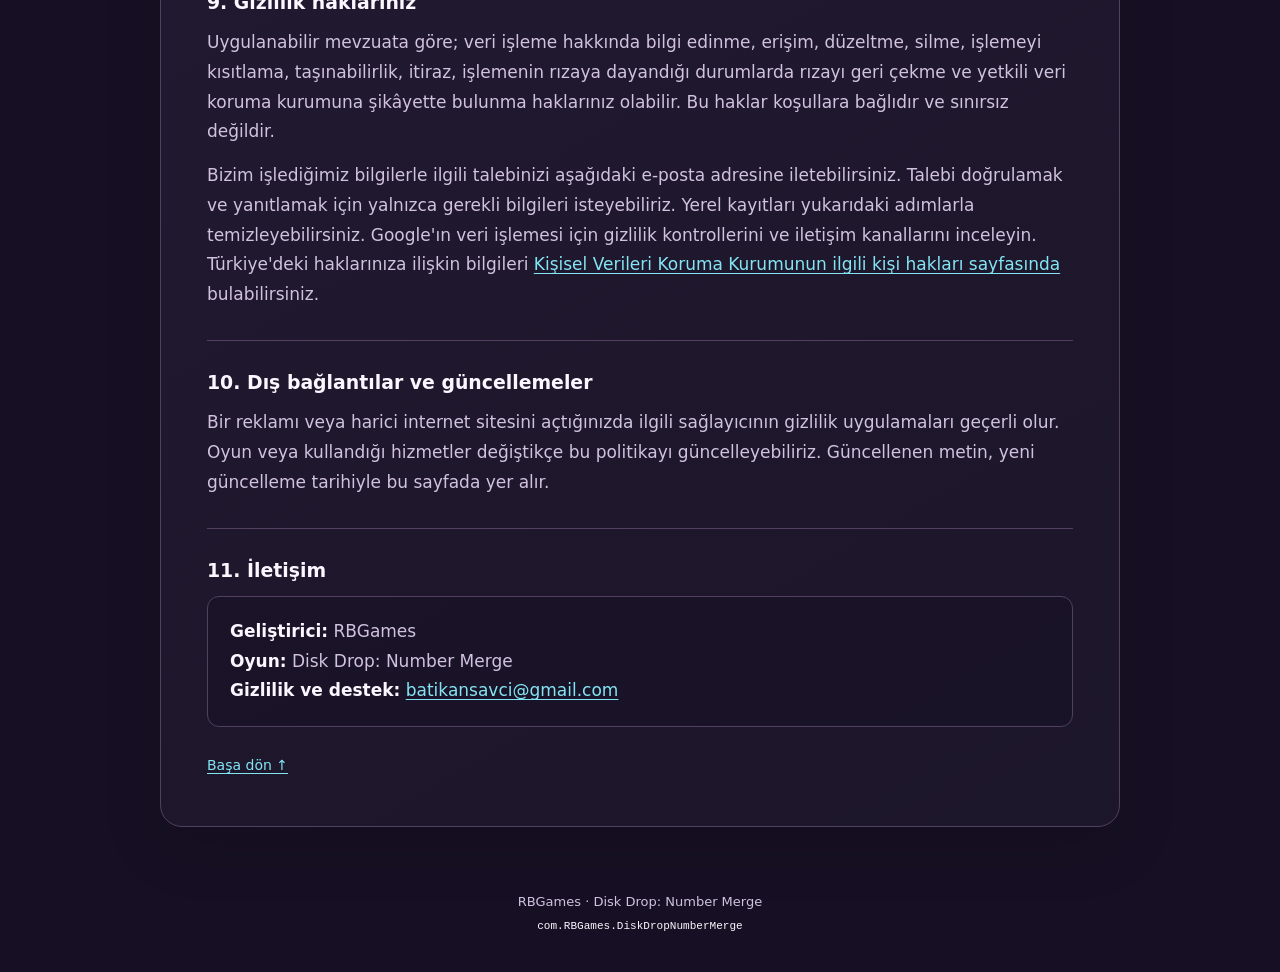
<file: Game/disk_drop_number_merge_privacy_policy.html>
<!doctype html>
<html lang="en">
<head>
<meta charset="utf-8">
<meta name="viewport" content="width=device-width, initial-scale=1">
<meta name="description" content="Privacy Policy / Gizlilik Politikası for Disk Drop: Number Merge by RBGames. English and Turkish.">
<meta name="theme-color" content="#171024">
<title>Privacy Policy / Gizlilik Politikası | Disk Drop: Number Merge</title>
<style>
:root{color-scheme:dark;--bg:#171024;--text:#fbf6ff;--muted:#d1c2df;--line:#51405f;--cyan:#83e5f4;--gold:#ffda7d}
*{box-sizing:border-box}html{scroll-behavior:smooth;scroll-padding-top:88px}
body{margin:0;background:radial-gradient(ellipse at 90% 0,#793b8a48,transparent 45rem),radial-gradient(ellipse at 0 30rem,#2288a01a,transparent 34rem),var(--bg);color:var(--text);font:17px/1.75 system-ui,-apple-system,BlinkMacSystemFont,"Segoe UI",sans-serif}
a{color:var(--cyan);text-underline-offset:3px;overflow-wrap:anywhere}a:hover{color:var(--gold)}a:focus-visible{outline:3px solid var(--gold);outline-offset:5px;border-radius:3px}
.wrap{width:min(960px,calc(100% - 40px));margin-inline:auto}
.skip{position:absolute;left:20px;top:-100px;padding:10px 18px;background:#251b35;z-index:30}.skip:focus{top:12px}
header{padding:68px 0 34px}.brand{display:flex;align-items:center;gap:14px;margin-bottom:24px;color:var(--cyan);font-size:13px;font-weight:750;letter-spacing:.12em;text-transform:uppercase}
.disks{display:flex;padding-left:4px}.disk{display:grid;place-items:center;width:36px;height:36px;margin-left:-4px;border:6px solid var(--cyan);border-radius:50%;color:var(--text);font-size:12px;letter-spacing:0;background:var(--bg)}.disk:nth-child(2){border-color:#e294e4;transform:translateY(6px)}.disk:nth-child(3){border-color:var(--gold)}
h1{margin:0;font-size:clamp(2.55rem,7vw,4.7rem);line-height:1.08;letter-spacing:-.045em}.tr-title{display:block;margin-top:12px;font-size:.53em;letter-spacing:-.025em;color:var(--muted)}
.intro{max-width:680px;margin:24px 0;color:var(--muted);line-height:1.65}.meta{display:flex;flex-wrap:wrap;gap:9px;margin:24px 0 0}.pill{padding:6px 13px;border:1px solid var(--line);border-radius:30px;color:var(--muted);font-size:13px}
.language-bar{position:sticky;top:0;z-index:10;border-block:1px solid var(--line);background:#171024f2;backdrop-filter:blur(14px)}
.language-bar .wrap{display:flex;align-items:center;gap:10px;padding-block:12px}.language-bar a{display:block;padding:7px 20px;border:1px solid var(--line);border-radius:30px;text-decoration:none;font-size:15px;font-weight:650;background:#251b35;color:var(--text)}.language-bar a:hover{border-color:var(--cyan);color:var(--cyan)}.language-label{margin-left:auto;color:var(--muted);font-size:13px}
main{padding-top:32px;padding-bottom:32px}article{margin-bottom:32px;padding:clamp(22px,5vw,46px);border:1px solid var(--line);border-radius:22px;background:linear-gradient(150deg,#2b1e3bfa,#1d172afa);box-shadow:0 20px 60px #0002}
.article-head{display:flex;align-items:baseline;justify-content:space-between;gap:16px;flex-wrap:wrap;margin-bottom:28px}h2{margin:0;font-size:clamp(1.7rem,4vw,2.35rem);line-height:1.25;letter-spacing:-.025em}.article-head span{color:var(--muted);font-size:13px}
h3{margin:0 0 13px;font-size:1.18rem;line-height:1.4}p{margin:0 0 14px;color:var(--muted)}strong{color:var(--text)}p:last-child{margin-bottom:0}section+section{margin-top:30px;padding-top:28px;border-top:1px solid var(--line)}
.summary{padding:19px 22px;margin-bottom:18px;border-left:4px solid var(--gold);border-radius:0 12px 12px 0;background:#ffda7d0a}ul{margin:12px 0 16px;padding-left:24px;color:var(--muted)}li+li{margin-top:8px}code{font-size:.85em;overflow-wrap:anywhere;color:var(--text)}
table{width:100%;border-collapse:collapse;font-size:.92rem;line-height:1.65}th,td{text-align:left;vertical-align:top;padding:14px 12px;border-bottom:1px solid var(--line);overflow-wrap:anywhere}th{color:var(--cyan);font-size:.9rem;font-weight:650}td{color:var(--muted)}th:first-child,td:first-child{padding-left:0;width:29%}th:last-child,td:last-child{padding-right:0}
.contact{padding:20px 22px;border:1px solid var(--line);border-radius:12px;background:#17102480}.back{display:inline-block;margin-top:26px;font-size:14px}footer{padding:0 0 36px;text-align:center;color:var(--muted);font-size:13px}
@media(max-width:600px){body{font-size:16px}.wrap{width:calc(100% - 28px)}header{padding-top:34px}.brand{font-size:11px;gap:10px}.language-label{display:none}article{border-radius:16px}.summary{padding:16px}table,tbody,tr,td{display:block;width:100%}thead{position:absolute;width:1px;height:1px;overflow:hidden;clip-path:inset(50%)}tr{padding:15px 0;border-bottom:1px solid var(--line)}td,td:first-child,td:last-child{width:100%;padding:3px 0;border:0}td:first-child{font-weight:750;color:var(--text)}td:last-child{font-size:.9em;color:var(--cyan)}.contact{padding:17px}.article-head{gap:8px}}
@media(prefers-reduced-motion:reduce){html{scroll-behavior:auto}}
@media print{:root{color-scheme:light;--text:#111;--muted:#333;--line:#bbb;--cyan:#165064;--gold:#705300}body{background:white;font-size:11pt}.wrap{width:100%}header{padding-top:0}.skip,.language-bar,.back,.disks{display:none}article{background:white;box-shadow:none;padding:20px;border-color:#bbb;break-before:page}section{break-inside:avoid}.summary,.contact{background:white}code{color:#111}a{color:#165064}}
</style>
</head>
<body>
<a class="skip" href="#english">Skip to policy</a>
<header id="top" class="wrap">
<div class="brand"><span class="disks" aria-hidden="true"><span class="disk">2</span><span class="disk">4</span><span class="disk">8</span></span><span>RBGames · Disk Drop: Number Merge</span></div>
<h1>Privacy Policy<span class="tr-title" lang="tr">Gizlilik Politikası</span></h1>
<p class="intro">How information is handled when you play Disk Drop: Number Merge.<br><span lang="tr">Disk Drop: Number Merge oynarken bilgilerinizin nasıl işlendiği.</span></p>
<div class="meta"><span class="pill">Updated / Güncelleme: <time datetime="2026-09-24">24 September / Eylül 2026</time></span><span class="pill">Android</span><span class="pill">English + Türkçe</span></div>
</header>
<nav class="language-bar" aria-label="Language / Dil"><div class="wrap"><a href="#english" lang="en">English</a><a href="#turkce" lang="tr">Türkçe</a><span class="language-label">Disk Drop: Number Merge</span></div></nav>
<main class="wrap">
<article id="english" lang="en" aria-labelledby="english-title">
<div class="article-head"><h2 id="english-title">English</h2><span>Last updated: September 24, 2026</span></div>
<section>
<h3>1. About this policy</h3>
<p class="summary">You can play without an account. Your records and game preferences are saved on your device. The Game includes Google advertisements, so advertising services may process certain information even though we do not operate a server for your game records.</p>
<p>This policy describes information handling in <strong>Disk Drop: Number Merge</strong> (the “Game”), an Android game developed by <strong>RBGames</strong> (“we”, “us”). Its package is <code>com.RBGames.DiskDropNumberMerge</code>. Contact: <a href="mailto:batikansavci@gmail.com">batikansavci@gmail.com</a>.</p>
</section>
<section>
<h3>2. Information used by the Game</h3>
<table><thead><tr><th scope="col">Information</th><th scope="col">Purpose</th><th scope="col">Where it is handled</th></tr></thead><tbody>
<tr><td>Game records</td><td>Remembers your best score, highest stage and highest disk value.</td><td>On your device.</td></tr>
<tr><td>Preferences</td><td>Remembers your theme, language, music and sound settings.</td><td>On your device.</td></tr>
<tr><td>Age-screen completion</td><td>Remembers that the opening age screen was completed. Your selected age group is not saved or shared. Your date of birth is not requested.</td><td>On your device.</td></tr>
<tr><td>Advertising and privacy information</td><td>Supports ads, measurement, security and applicable privacy choices.</td><td>Through Google services; some settings may be stored on your device.</td></tr>
<tr><td>Messages you send us</td><td>Uses your email address and message contents to answer a support question or privacy request.</td><td>In our email correspondence, through email service providers.</td></tr>
</tbody></table>
<p>The Game has no registration, public player profiles, chat, online leaderboard or developer-operated cloud save. It does not ask for your name, phone number, email address or payment information to play.</p>
</section>
<section>
<h3>3. Advertising and Google services</h3>
<p>The Game uses <strong>Google AdMob / Google Mobile Ads</strong> for banners, ads between rounds and optional rewarded ads. A completed rewarded ad grants one extra disk slot in the current round. You may decline the offer and start a new round.</p>
<p>Google's SDK disclosures describe processing of IP addresses (which may indicate approximate location), app/ad interactions, diagnostics and available device or account identifiers, such as App Set ID, for advertising, measurement and fraud prevention. Available data depends on the SDK, device and privacy settings.</p>
<p><strong>We request non-personalized ads with child-directed treatment for every player.</strong> The Game disables publisher first-party identifiers and removes Android Advertising ID and AdServices permissions. These protections do not eliminate all SDK data processing or every other identifier.</p>
<ul><li><a href="https://policies.google.com/privacy?hl=en">Google Privacy Policy</a></li><li><a href="https://policies.google.com/technologies/ads?hl=en">Google advertising technologies</a></li><li><a href="https://developers.google.com/admob/android/privacy/play-data-disclosure">Google Mobile Ads data disclosure</a></li></ul>
</section>
<section>
<h3>4. Privacy choices</h3>
<p>Google's User Messaging Platform checks the applicable privacy status and presents a privacy message when required. Where privacy options are available, find them under <strong>Settings → About → Ads &amp; privacy → Privacy options</strong>. A consent form or this menu item may not appear for every player.</p>
<p>Choosing an adult age group does not enable personalized ads. The same protective settings apply to every age choice, including “Prefer not to say”. If an ad cannot load, you can still play; an ad-based continuation may be unavailable.</p>
</section>
<section>
<h3>5. Children and device permissions</h3>
<p>The Game can be played by different age groups, including children. All ad requests use child-directed treatment and a maximum G ad content rating. The selected age group is not used to build a profile, and the Game does not request a child's name or date of birth.</p>
<p>The Game does not request camera, microphone, contacts or location permissions. Advertising services may still estimate approximate location from an IP address.</p>
<p>Parents and guardians may contact us about a child's privacy. If a child has sent personal information to our support email, please tell us so we can review and handle it appropriately. Avoid sending unnecessary information about a child or sensitive documents.</p>
</section>
<section>
<h3>6. Sharing and purposes</h3>
<p>We do not upload local records or preferences to our own server or use them to create advertising profiles. Google processes advertising and related technical information through its services. Email providers process correspondence when you contact us.</p>
<p>We use information sent directly to us to answer questions, handle privacy requests and meet applicable legal obligations. We may disclose correspondence where required by law or where necessary to address fraud, abuse or a legal claim.</p>
</section>
<section>
<h3>7. Retention and deletion</h3>
<p><strong>On-device data:</strong> records and preferences remain until you clear the Game's storage or remove its local data. On Android, use <strong>Settings → Apps → Disk Drop: Number Merge → Storage → Clear storage / Clear data</strong>; names vary by device. This resets your records and preferences. Device backup or transfer features may retain or restore a copy; manage these separately in device or backup settings. We cannot retrieve or erase local records remotely.</p>
<p><strong>Support correspondence:</strong> we retain messages for as long as needed to resolve the request, meet applicable legal obligations or resolve disputes. You may ask us to delete correspondence; information that must be retained under an applicable legal obligation may be excluded.</p>
<p><strong>Google data:</strong> Google's retention and deletion practices apply. Clearing the Game's storage does not itself delete information already processed by Google. See <a href="https://policies.google.com/technologies/retention?hl=en">Google's data retention explanation</a>.</p>
</section>
<section>
<h3>8. Security and international processing</h3>
<p>Google states that Mobile Ads SDK data is encrypted in transit using TLS. No storage or transmission method guarantees complete security. Google and email services may process information outside your country; their policies explain their safeguards and processing practices.</p>
</section>
<section>
<h3>9. Your privacy rights</h3>
<p>Depending on applicable law, you may have rights to information about processing, access, correction, deletion, restriction, portability, objection, withdrawal of consent where processing relies on it, and a complaint to a competent data protection authority. These rights depend on the circumstances and are not absolute.</p>
<p>For information handled by us, email your request to the address below. We may ask only for information needed to verify and respond to it. Clear local records using the steps above. For Google's processing, consult its privacy controls and contact channels. Information about rights under Turkish law is available from the <a href="https://www.kvkk.gov.tr/Icerik/6649/Personal-Data-Protection-Law">Turkish Personal Data Protection Authority</a>.</p>
</section>
<section>
<h3>10. External links and updates</h3>
<p>When you open an advertisement or external website, that provider's privacy practices apply. We may revise this policy as the Game or its services change. The revised policy will appear on this page with an updated date.</p>
</section>
<section>
<h3>11. Contact</h3>
<p class="contact"><strong>Developer:</strong> RBGames<br><strong>Game:</strong> Disk Drop: Number Merge<br><strong>Privacy and support:</strong> <a href="mailto:batikansavci@gmail.com">batikansavci@gmail.com</a></p>
</section>
<a class="back" href="#top">Back to top ↑</a>
</article>

<article id="turkce" lang="tr" aria-labelledby="turkce-title">
<div class="article-head"><h2 id="turkce-title">Türkçe</h2><span>Son güncelleme: 24 Eylül 2026</span></div>
<section>
<h3>1. Bu politika hakkında</h3>
<p class="summary">Hesap açmadan oynayabilirsiniz. Rekorlarınız ve oyun tercihleriniz cihazınızda saklanır. Oyun Google reklamları içerir; bu nedenle oyun kayıtlarınız için bir sunucu işletmesek de reklam hizmetleri belirli bilgileri işleyebilir.</p>
<p>Bu politika, <strong>RBGames</strong> (“biz”) tarafından geliştirilen <strong>Disk Drop: Number Merge</strong> Android oyununda (“Oyun”) bilgilerin nasıl işlendiğini açıklar. Paket kimliği <code>com.RBGames.DiskDropNumberMerge</code> şeklindedir. İletişim: <a href="mailto:batikansavci@gmail.com">batikansavci@gmail.com</a>.</p>
</section>
<section>
<h3>2. Oyunun kullandığı bilgiler</h3>
<table><thead><tr><th scope="col">Bilgi</th><th scope="col">Amaç</th><th scope="col">İşlendiği yer</th></tr></thead><tbody>
<tr><td>Oyun rekorları</td><td>En yüksek skorunuzu, ulaştığınız en yüksek aşamayı ve disk değerini hatırlar.</td><td>Cihazınızda.</td></tr>
<tr><td>Tercihler</td><td>Tema, dil, müzik ve ses ayarlarınızı hatırlar.</td><td>Cihazınızda.</td></tr>
<tr><td>Yaş ekranının tamamlanması</td><td>Açılıştaki yaş ekranının tamamlandığını hatırlar. Seçtiğiniz yaş grubu kaydedilmez veya paylaşılmaz. Doğum tarihiniz istenmez.</td><td>Cihazınızda.</td></tr>
<tr><td>Reklam ve gizlilik bilgileri</td><td>Reklamları, ölçümü, güvenliği ve uygulanabilen gizlilik tercihlerini destekler.</td><td>Google hizmetleri aracılığıyla; bazı ayarlar cihazınızda saklanabilir.</td></tr>
<tr><td>Bize gönderdiğiniz mesajlar</td><td>Destek sorularınızı veya gizlilik taleplerinizi yanıtlamak için e-posta adresinizi ve mesaj içeriğini kullanır.</td><td>E-posta hizmet sağlayıcıları aracılığıyla yazışmalarımızda.</td></tr>
</tbody></table>
<p>Oyunda hesap kaydı, herkese açık oyuncu profili, sohbet, çevrim içi liderlik tablosu veya geliştirici tarafından işletilen bulut kayıt sistemi bulunmaz. Oynamak için adınız, telefon numaranız, e-posta adresiniz veya ödeme bilgileriniz istenmez.</p>
</section>
<section>
<h3>3. Reklamlar ve Google hizmetleri</h3>
<p>Oyun; banner reklamlar, turlar arasındaki reklamlar ve isteğe bağlı ödüllü reklamlar için <strong>Google AdMob / Google Mobile Ads</strong> kullanır. Tamamlanan ödüllü reklam, mevcut turda bir ek disk alanı sağlar. Teklifi reddedip yeni bir tur başlatabilirsiniz.</p>
<p>Google'ın SDK açıklamaları; IP adreslerinin (yaklaşık konumu gösterebilir), uygulama/reklam etkileşimlerinin, tanılama bilgilerinin ve App Set ID gibi kullanılabilir cihaz veya hesap tanımlayıcılarının reklam, ölçüm ve sahtekârlığı önleme amacıyla işlendiğini belirtir. Kullanılabilen veriler SDK'ya, cihaza ve gizlilik ayarlarına bağlıdır.</p>
<p><strong>Tüm oyuncular için çocuklara yönelik korumalarla kişiselleştirilmemiş reklam isteriz.</strong> Oyun, yayıncı birinci taraf tanımlayıcılarını devre dışı bırakır; Android Reklam Kimliği ve AdServices izinlerini kaldırır. Bu korumalar, SDK'nın tüm veri işlemesini veya diğer tüm tanımlayıcıları ortadan kaldırmaz.</p>
<ul><li><a href="https://policies.google.com/privacy?hl=tr">Google Gizlilik Politikası</a></li><li><a href="https://policies.google.com/technologies/ads?hl=tr">Google reklam teknolojileri</a></li><li><a href="https://developers.google.com/admob/android/privacy/play-data-disclosure">Google Mobile Ads veri açıklaması</a></li></ul>
</section>
<section>
<h3>4. Gizlilik tercihleri</h3>
<p>Google User Messaging Platform, geçerli gizlilik durumunu kontrol eder ve gerektiğinde bir gizlilik mesajı sunar. Gizlilik seçenekleri kullanılabilir olduğunda bunlara <strong>Ayarlar → Hakkında → Reklamlar ve gizlilik → Gizlilik seçenekleri</strong> yolundan ulaşabilirsiniz. Onay formu veya bu menü seçeneği her oyuncuda görünmeyebilir.</p>
<p>Yetişkin yaş grubunu seçmek kişiselleştirilmiş reklamları açmaz. “Belirtmek istemiyorum” dâhil tüm yaş seçeneklerinde aynı koruyucu ayarlar uygulanır. Reklam yüklenemediğinde oynamaya devam edebilirsiniz; reklamla devam etme hakkı kullanılamayabilir.</p>
</section>
<section>
<h3>5. Çocuklar ve cihaz izinleri</h3>
<p>Oyun, çocuklar dâhil farklı yaş grupları tarafından oynanabilir. Tüm reklam isteklerinde çocuklara yönelik korumalar ve en fazla G reklam içerik derecesi kullanılır. Seçilen yaş grubu profil oluşturmak için kullanılmaz; Oyun çocuğun adını veya doğum tarihini istemez.</p>
<p>Oyun; kamera, mikrofon, rehber veya konum izni istemez. Reklam hizmetleri yine de IP adresinden yaklaşık konum tahmin edebilir.</p>
<p>Ebeveynler ve vasiler çocuklarının gizliliği hakkında bizimle iletişime geçebilir. Bir çocuk destek e-postamıza kişisel bilgi gönderdiyse, bilgiyi inceleyip uygun şekilde ele alabilmemiz için lütfen bize bildirin. Çocuk hakkında gereksiz bilgi veya hassas belgeler göndermekten kaçının.</p>
</section>
<section>
<h3>6. Paylaşım ve kullanım amaçları</h3>
<p>Yerel rekorlarınızı veya tercihlerinizi kendi sunucumuza yüklemeyiz ve bunları reklam profilleri oluşturmak için kullanmayız. Google, reklam ve ilgili teknik bilgileri kendi hizmetleri aracılığıyla işler. Bizimle iletişime geçtiğinizde e-posta sağlayıcıları yazışmaları işler.</p>
<p>Doğrudan bize iletilen bilgileri soruları yanıtlamak, gizlilik taleplerini ele almak ve geçerli yasal yükümlülükleri yerine getirmek için kullanırız. Yazışmaları, kanunen gerekli olduğunda veya sahtekârlık, kötüye kullanım ya da bir hukuki talebi ele almak için gerektiğinde açıklayabiliriz.</p>
</section>
<section>
<h3>7. Saklama ve silme</h3>
<p><strong>Cihazdaki veriler:</strong> rekorlar ve tercihler, Oyunun depolama alanını temizleyene veya yerel verilerini kaldırana kadar saklanır. Android'de <strong>Ayarlar → Uygulamalar → Disk Drop: Number Merge → Depolama → Depolamayı temizle / Verileri sil</strong> yolunu kullanabilirsiniz; adlar cihaza göre değişir. Bu işlem rekorlarınızı ve tercihlerinizi sıfırlar. Cihaz yedekleme veya aktarım özellikleri bir kopyayı saklayabilir ya da geri yükleyebilir; bunları cihazınızın veya yedekleme hizmetinizin ayarlarından ayrıca yönetin. Yerel kayıtlarınıza uzaktan erişemeyiz veya bunları uzaktan silemeyiz.</p>
<p><strong>Destek yazışmaları:</strong> mesajları talebi çözmek, geçerli yasal yükümlülükleri yerine getirmek veya uyuşmazlıkları gidermek için gereken süre boyunca saklarız. Yazışmaların silinmesini isteyebilirsiniz; geçerli bir yasal yükümlülük nedeniyle tutulması gereken bilgiler bu kapsamın dışında kalabilir.</p>
<p><strong>Google verileri:</strong> Google'ın saklama ve silme uygulamaları geçerlidir. Oyunun depolama alanını temizlemek, Google'ın daha önce işlediği bilgileri tek başına silmez. <a href="https://policies.google.com/technologies/retention?hl=tr">Google'ın veri saklama açıklamasını</a> inceleyebilirsiniz.</p>
</section>
<section>
<h3>8. Güvenlik ve uluslararası işleme</h3>
<p>Google, Mobile Ads SDK verilerinin aktarım sırasında TLS ile şifrelendiğini belirtir. Hiçbir saklama veya aktarım yöntemi tam güvenlik sağlayamaz. Google ve e-posta hizmetleri bilgileri bulunduğunuz ülke dışında işleyebilir; uyguladıkları korumalar ve işleme esasları kendi politikalarında açıklanır.</p>
</section>
<section>
<h3>9. Gizlilik haklarınız</h3>
<p>Uygulanabilir mevzuata göre; veri işleme hakkında bilgi edinme, erişim, düzeltme, silme, işlemeyi kısıtlama, taşınabilirlik, itiraz, işlemenin rızaya dayandığı durumlarda rızayı geri çekme ve yetkili veri koruma kurumuna şikâyette bulunma haklarınız olabilir. Bu haklar koşullara bağlıdır ve sınırsız değildir.</p>
<p>Bizim işlediğimiz bilgilerle ilgili talebinizi aşağıdaki e-posta adresine iletebilirsiniz. Talebi doğrulamak ve yanıtlamak için yalnızca gerekli bilgileri isteyebiliriz. Yerel kayıtları yukarıdaki adımlarla temizleyebilirsiniz. Google'ın veri işlemesi için gizlilik kontrollerini ve iletişim kanallarını inceleyin. Türkiye'deki haklarınıza ilişkin bilgileri <a href="https://www.kvkk.gov.tr/Icerik/2036/Ilgili-Kisinin-Haklari">Kişisel Verileri Koruma Kurumunun ilgili kişi hakları sayfasında</a> bulabilirsiniz.</p>
</section>
<section>
<h3>10. Dış bağlantılar ve güncellemeler</h3>
<p>Bir reklamı veya harici internet sitesini açtığınızda ilgili sağlayıcının gizlilik uygulamaları geçerli olur. Oyun veya kullandığı hizmetler değiştikçe bu politikayı güncelleyebiliriz. Güncellenen metin, yeni güncelleme tarihiyle bu sayfada yer alır.</p>
</section>
<section>
<h3>11. İletişim</h3>
<p class="contact"><strong>Geliştirici:</strong> RBGames<br><strong>Oyun:</strong> Disk Drop: Number Merge<br><strong>Gizlilik ve destek:</strong> <a href="mailto:batikansavci@gmail.com">batikansavci@gmail.com</a></p>
</section>
<a class="back" href="#top">Başa dön ↑</a>
</article>
</main>
<footer class="wrap">RBGames · Disk Drop: Number Merge<br><code>com.RBGames.DiskDropNumberMerge</code></footer>
</body>
</html>
</file>
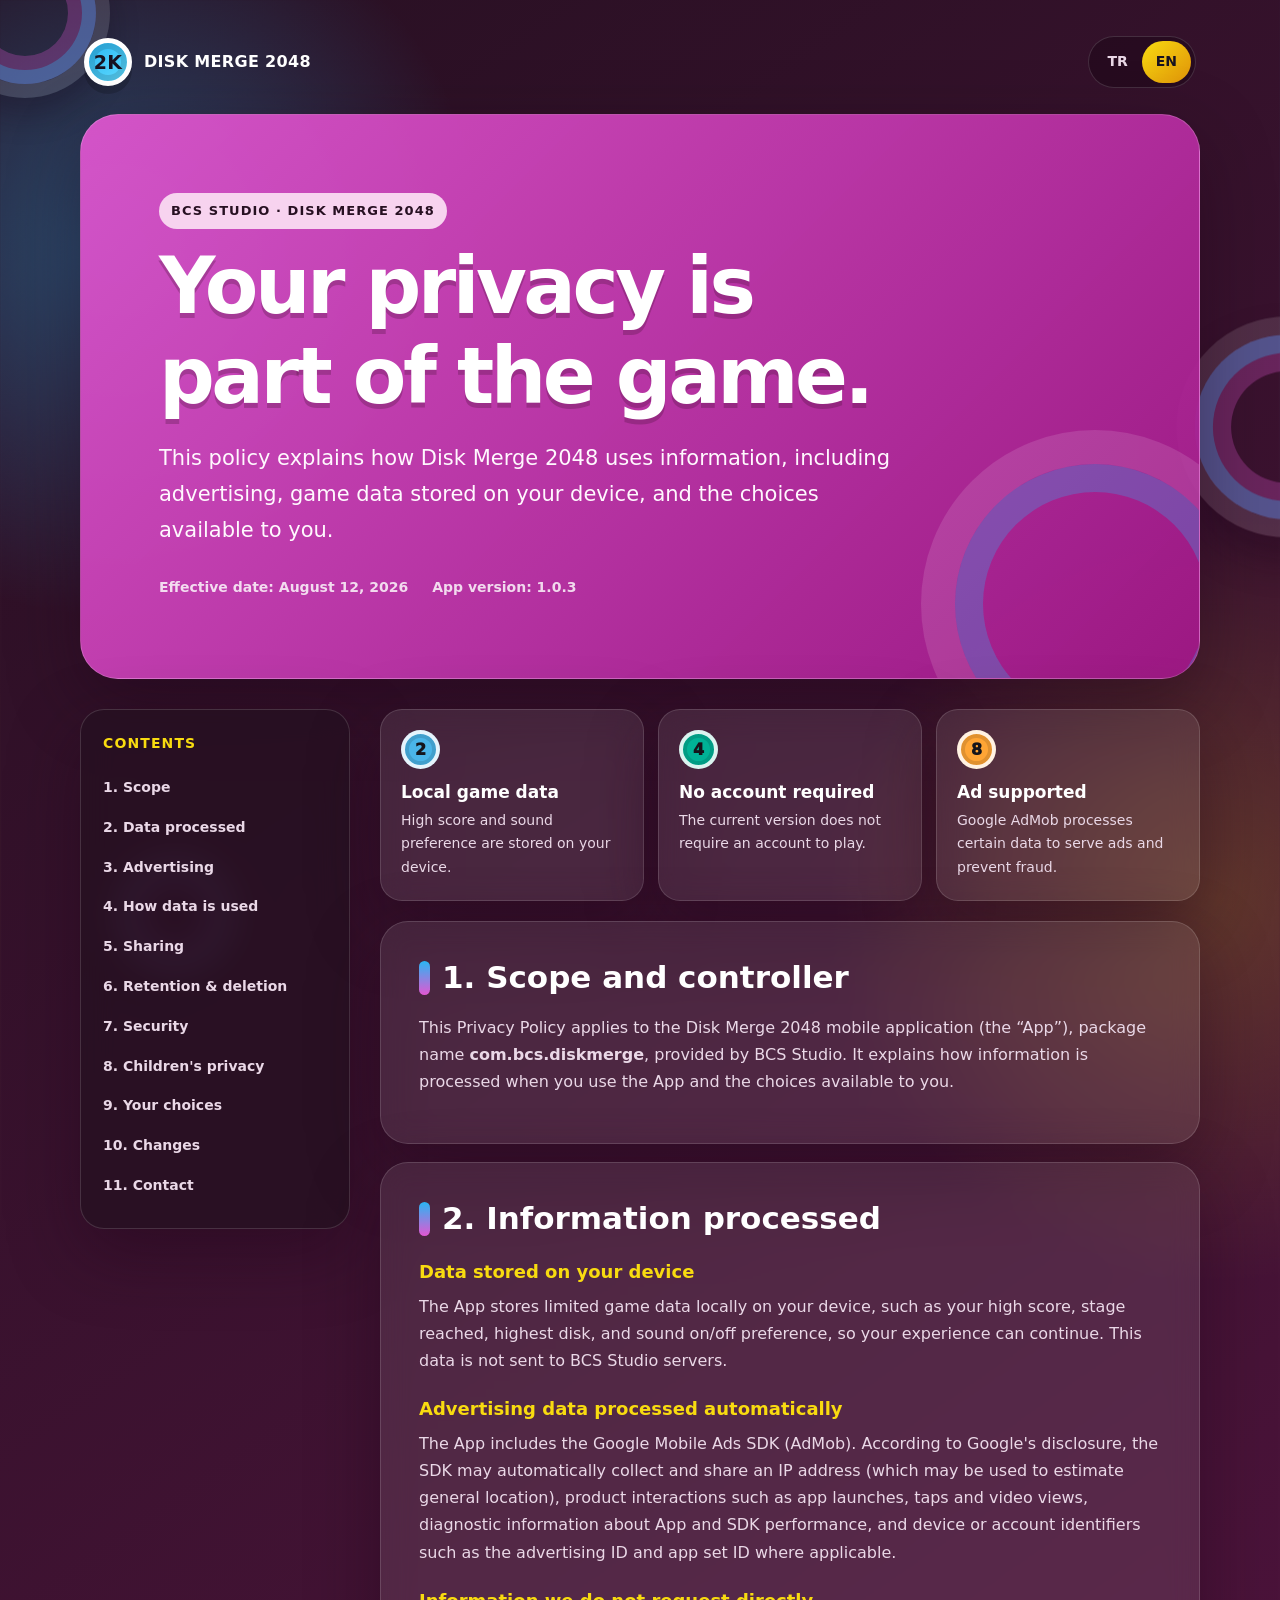
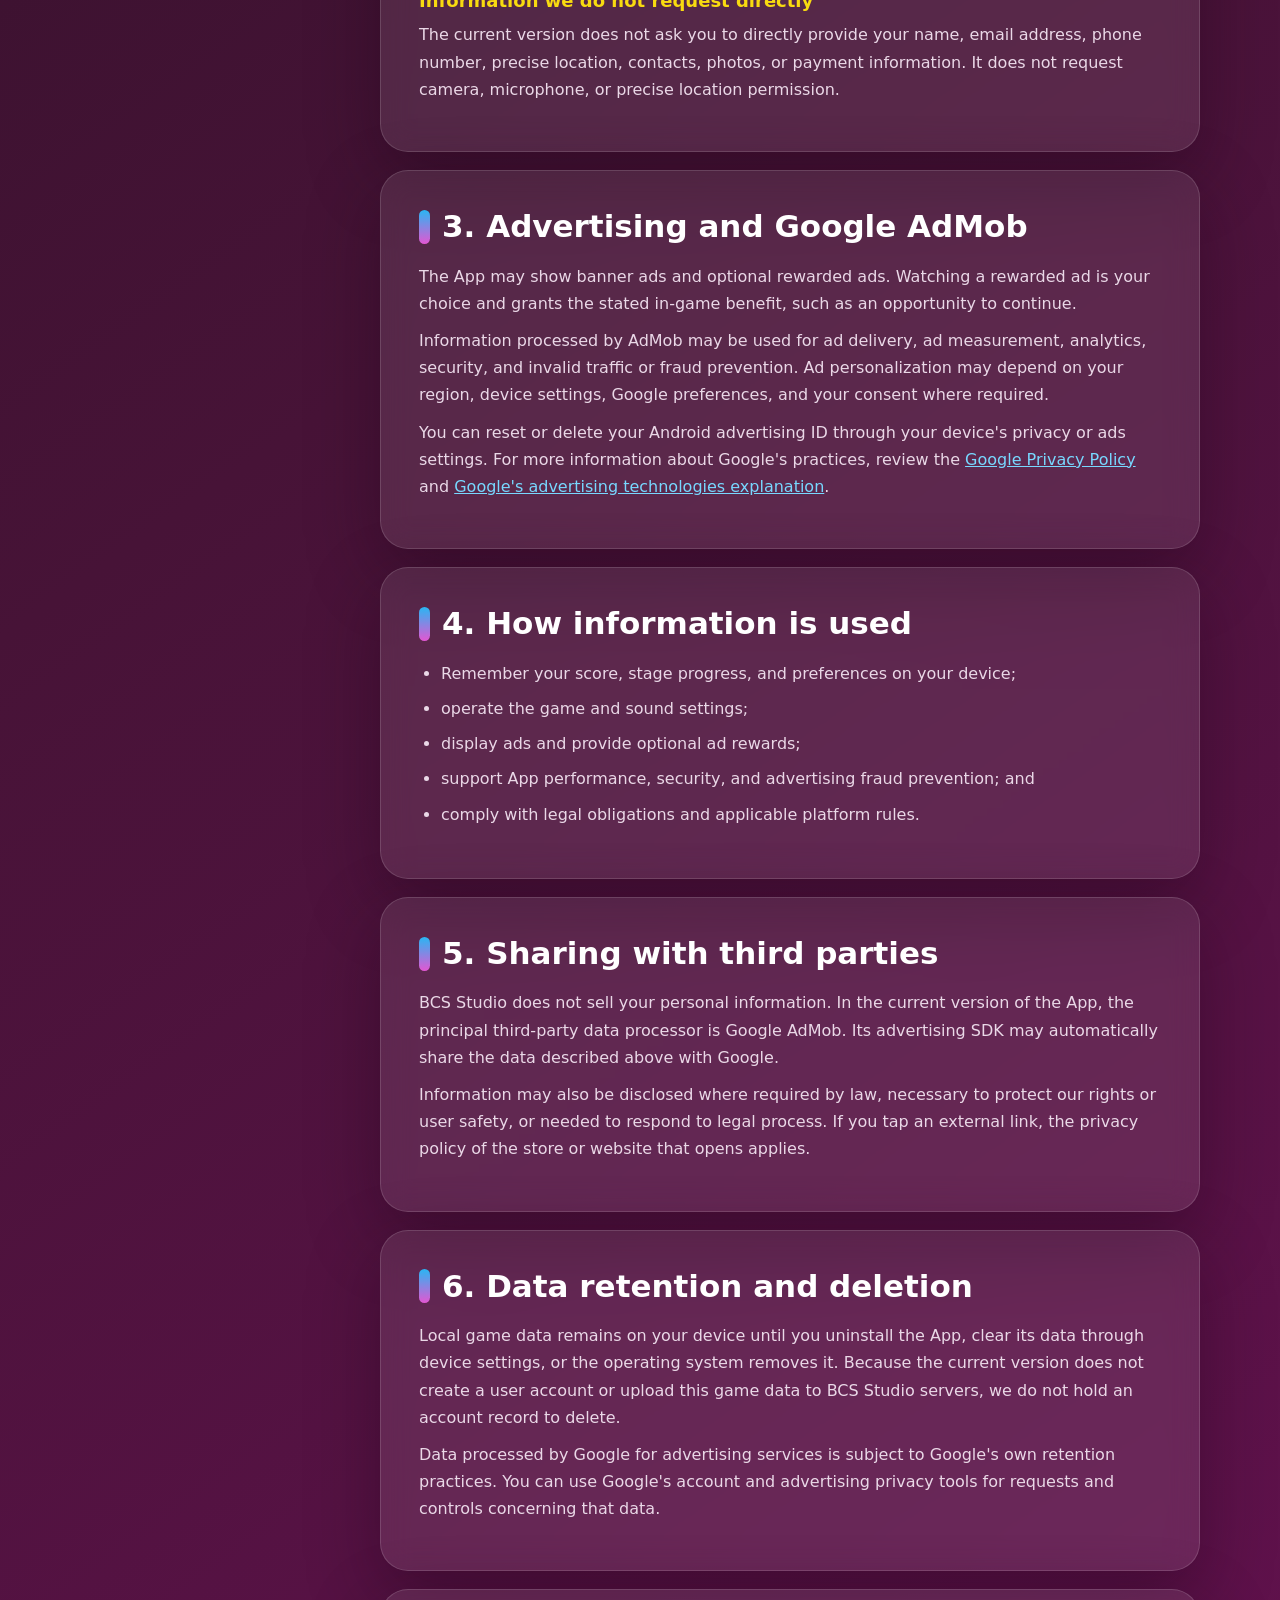
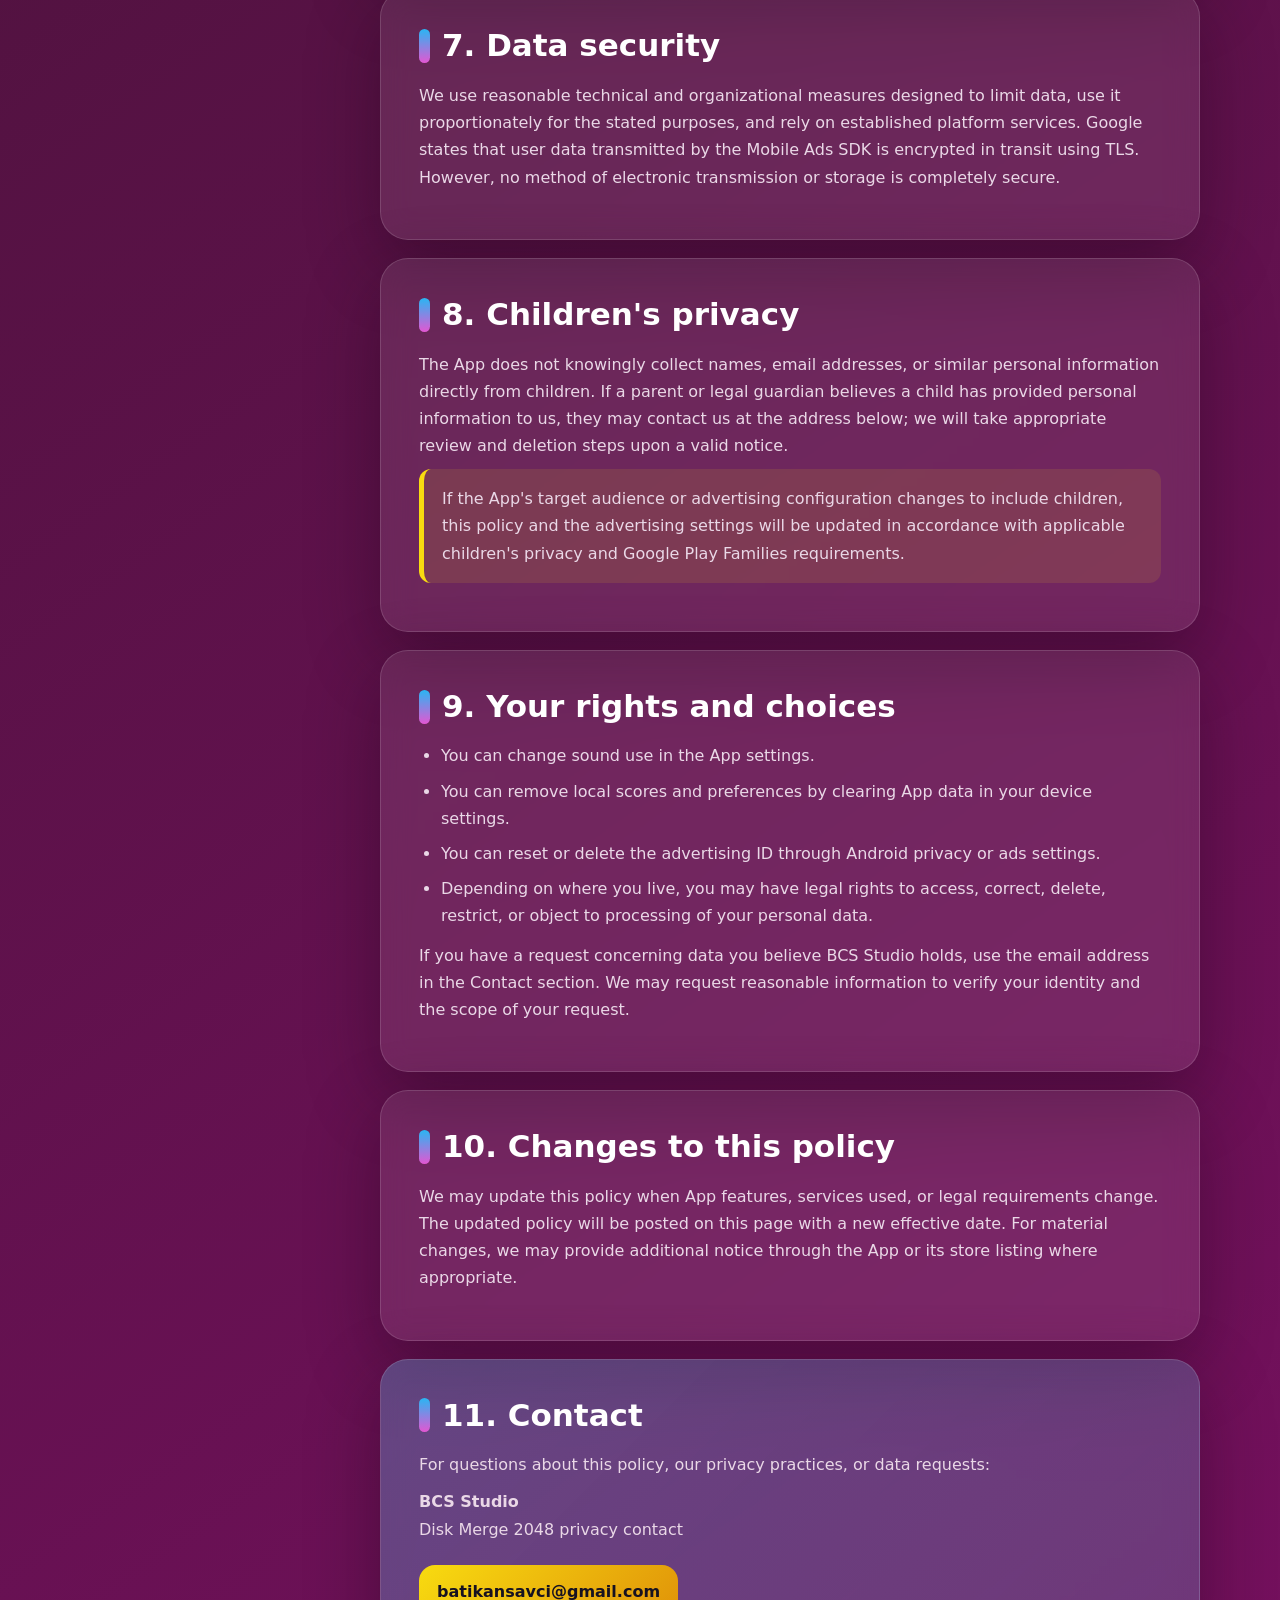
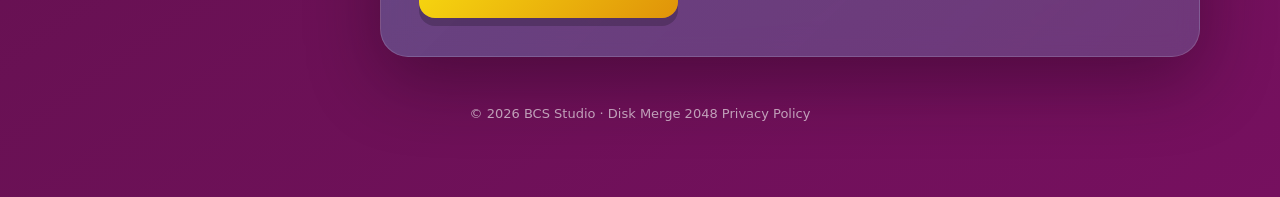
<file: Game/disk_merge_2048_privacy_policy.html>
<!doctype html>
<html lang="tr">
<head>
  <meta charset="utf-8">
  <meta name="viewport" content="width=device-width, initial-scale=1">
  <meta name="theme-color" content="#471337">
  <meta name="description" content="Disk Merge 2048 gizlilik politikası ve veri işleme uygulamaları.">
  <title>Gizlilik Politikası | Disk Merge 2048</title>
  <style>
    :root {
      color-scheme: dark;
      --ink: #fff;
      --muted: #ead8e7;
      --night: #471337;
      --night-2: #271022;
      --board: #a11888;
      --pink: #e257d2;
      --pink-soft: #f7d3ef;
      --blue: #29b6f3;
      --blue-deep: #46649d;
      --gold: #f8db10;
      --orange: #e09309;
      --line: rgba(255, 255, 255, .14);
      --card: rgba(255, 255, 255, .09);
      --shadow: 0 24px 70px rgba(25, 3, 20, .38);
    }

    * { box-sizing: border-box; }

    html {
      scroll-behavior: smooth;
      background: var(--night-2);
    }

    body {
      margin: 0;
      min-width: 320px;
      color: var(--ink);
      font-family: "Trebuchet MS", "Segoe UI", system-ui, sans-serif;
      line-height: 1.7;
      background:
        radial-gradient(circle at 9% 5%, rgba(41, 182, 243, .35), transparent 23rem),
        radial-gradient(circle at 95% 18%, rgba(248, 219, 16, .18), transparent 24rem),
        linear-gradient(145deg, var(--night-2), var(--night) 38%, #76105f 100%);
    }

    a { color: #78d8ff; }
    a:hover { color: #fff; }
    a:focus-visible,
    button:focus-visible {
      outline: 3px solid var(--gold);
      outline-offset: 4px;
    }

    .skip-link {
      position: fixed;
      z-index: 20;
      top: 12px;
      left: 12px;
      padding: 10px 14px;
      color: var(--night-2);
      background: var(--gold);
      border-radius: 12px;
      transform: translateY(-150%);
    }
    .skip-link:focus { transform: translateY(0); }

    .orb {
      position: fixed;
      z-index: 0;
      width: 170px;
      aspect-ratio: 1;
      border: 14px solid rgba(255, 255, 255, .12);
      border-radius: 50%;
      box-shadow:
        inset 0 0 0 14px rgba(41, 182, 243, .32),
        inset 0 0 0 28px rgba(226, 87, 210, .28),
        0 18px 30px rgba(18, 2, 15, .24);
      pointer-events: none;
    }
    .orb.one { top: -72px; left: -60px; }
    .orb.two { right: -92px; top: 38%; transform: scale(1.3); }
    .orb.three { left: 7%; bottom: -100px; transform: scale(.75); }

    .shell {
      position: relative;
      z-index: 1;
      width: min(1120px, calc(100% - 32px));
      margin: 0 auto;
      padding: 28px 0 72px;
    }

    .topbar {
      display: flex;
      align-items: center;
      justify-content: space-between;
      gap: 18px;
      padding: 8px 4px 26px;
    }

    .brand {
      display: flex;
      align-items: center;
      gap: 12px;
      font-weight: 900;
      letter-spacing: .02em;
    }

    .brand-mark {
      display: grid;
      place-items: center;
      width: 48px;
      height: 48px;
      border: 5px solid #fff;
      border-radius: 50%;
      color: #171221;
      background: linear-gradient(145deg, var(--blue), #61dcff);
      box-shadow: inset 0 0 0 6px rgba(0, 0, 0, .13), 0 8px 0 rgba(0, 0, 0, .18);
      font-size: 19px;
    }

    .language-switch {
      display: inline-flex;
      padding: 4px;
      border: 1px solid var(--line);
      border-radius: 999px;
      background: rgba(26, 5, 22, .45);
    }

    .language-switch button {
      border: 0;
      border-radius: 999px;
      padding: 9px 14px;
      color: var(--muted);
      background: transparent;
      font: inherit;
      font-size: 14px;
      font-weight: 800;
      cursor: pointer;
    }

    .language-switch button[aria-pressed="true"] {
      color: #171221;
      background: linear-gradient(135deg, var(--gold), var(--orange));
    }

    .hero {
      overflow: hidden;
      position: relative;
      padding: clamp(34px, 7vw, 78px);
      border: 1px solid rgba(255, 255, 255, .2);
      border-radius: 38px;
      background:
        linear-gradient(135deg, rgba(226, 87, 210, .92), rgba(161, 24, 136, .94));
      box-shadow: var(--shadow);
    }

    .hero::after {
      content: "";
      position: absolute;
      right: -70px;
      bottom: -100px;
      width: 280px;
      height: 280px;
      border: 34px solid rgba(255, 255, 255, .12);
      border-radius: 50%;
      box-shadow: inset 0 0 0 28px rgba(41, 182, 243, .28);
    }

    .eyebrow {
      display: inline-block;
      margin-bottom: 13px;
      padding: 7px 12px;
      border-radius: 999px;
      color: var(--night-2);
      background: var(--pink-soft);
      font-size: 13px;
      font-weight: 900;
      letter-spacing: .08em;
      text-transform: uppercase;
    }

    h1, h2, h3 { line-height: 1.15; }
    h1 {
      max-width: 760px;
      margin: 0;
      font-size: clamp(38px, 7vw, 78px);
      letter-spacing: -.045em;
      text-shadow: 0 5px 0 rgba(71, 19, 55, .28);
    }

    .lead {
      max-width: 760px;
      margin: 20px 0 0;
      color: #fff8fe;
      font-size: clamp(17px, 2.2vw, 21px);
    }

    .updated {
      display: flex;
      flex-wrap: wrap;
      gap: 10px 24px;
      margin-top: 28px;
      color: rgba(255, 255, 255, .82);
      font-size: 14px;
      font-weight: 700;
    }

    .layout {
      display: grid;
      grid-template-columns: 270px minmax(0, 1fr);
      gap: 30px;
      margin-top: 30px;
      align-items: start;
    }

    nav {
      position: sticky;
      top: 20px;
      padding: 22px;
      border: 1px solid var(--line);
      border-radius: 24px;
      background: rgba(39, 16, 34, .82);
      box-shadow: var(--shadow);
      backdrop-filter: blur(16px);
    }

    nav strong {
      display: block;
      margin-bottom: 12px;
      color: var(--gold);
      font-size: 14px;
      letter-spacing: .08em;
      text-transform: uppercase;
    }

    nav a {
      display: block;
      padding: 8px 0;
      color: var(--muted);
      text-decoration: none;
      font-size: 14px;
      font-weight: 700;
    }

    nav a:hover { color: #fff; transform: translateX(3px); }

    main { min-width: 0; }

    .summary-grid {
      display: grid;
      grid-template-columns: repeat(3, 1fr);
      gap: 14px;
      margin-bottom: 20px;
    }

    .summary-card,
    .policy-card {
      border: 1px solid var(--line);
      background: var(--card);
      box-shadow: var(--shadow);
      backdrop-filter: blur(14px);
    }

    .summary-card {
      padding: 20px;
      border-radius: 22px;
    }

    .summary-card .number {
      display: grid;
      place-items: center;
      width: 39px;
      height: 39px;
      margin-bottom: 14px;
      border: 4px solid rgba(255, 255, 255, .86);
      border-radius: 50%;
      color: #15151b;
      background: var(--accent, var(--blue));
      font-weight: 950;
      box-shadow: inset 0 0 0 4px rgba(0, 0, 0, .12);
    }

    .summary-card h2 {
      margin: 0 0 6px;
      font-size: 17px;
    }

    .summary-card p { margin: 0; color: var(--muted); font-size: 14px; }

    .policy-card {
      margin-bottom: 18px;
      padding: clamp(24px, 4vw, 38px);
      border-radius: 28px;
      scroll-margin-top: 20px;
    }

    .policy-card h2 {
      display: flex;
      align-items: center;
      gap: 12px;
      margin: 0 0 18px;
      font-size: clamp(23px, 3vw, 31px);
    }

    .policy-card h2::before {
      content: "";
      width: 11px;
      height: 34px;
      flex: 0 0 auto;
      border-radius: 999px;
      background: linear-gradient(var(--blue), var(--pink));
    }

    .policy-card h3 { margin: 25px 0 8px; font-size: 18px; color: var(--gold); }
    .policy-card p { margin: 10px 0; color: var(--muted); }
    .policy-card ul { margin: 12px 0; padding-left: 22px; color: var(--muted); }
    .policy-card li { margin: 8px 0; }

    .notice {
      margin: 20px 0 0;
      padding: 16px 18px;
      border-left: 5px solid var(--gold);
      border-radius: 12px;
      color: #fff;
      background: rgba(248, 219, 16, .1);
    }

    .contact {
      background:
        linear-gradient(135deg, rgba(41, 182, 243, .22), rgba(70, 100, 157, .28)),
        var(--card);
    }

    .contact-link {
      display: inline-flex;
      align-items: center;
      gap: 10px;
      margin-top: 12px;
      padding: 13px 18px;
      border-radius: 16px;
      color: #171221;
      background: linear-gradient(135deg, var(--gold), var(--orange));
      box-shadow: 0 8px 0 rgba(0, 0, 0, .2);
      font-weight: 900;
      text-decoration: none;
    }

    footer {
      padding: 28px 8px 0;
      color: rgba(255, 255, 255, .65);
      text-align: center;
      font-size: 13px;
    }

    [data-lang="en"] { display: none; }
    html[lang="en"] [data-lang="tr"] { display: none; }
    html[lang="en"] [data-lang="en"] { display: revert; }

    @media (max-width: 820px) {
      .layout { grid-template-columns: 1fr; }
      nav { position: static; }
      nav .links { display: grid; grid-template-columns: repeat(2, 1fr); gap: 0 18px; }
      .summary-grid { grid-template-columns: 1fr; }
    }

    @media (max-width: 520px) {
      .shell { width: min(100% - 20px, 1120px); padding-top: 14px; }
      .topbar { align-items: flex-start; }
      .brand span:last-child { max-width: 110px; line-height: 1.15; }
      .hero { border-radius: 28px; padding: 30px 23px; }
      .policy-card { border-radius: 22px; }
      nav .links { grid-template-columns: 1fr; }
    }

    @media print {
      :root { color-scheme: light; }
      body { color: #171221; background: #fff; }
      .orb, .topbar, nav { display: none; }
      .shell { width: 100%; padding: 0; }
      .hero, .summary-card, .policy-card { color: #171221; background: #fff; box-shadow: none; border: 1px solid #ccc; }
      .hero::after { display: none; }
      .lead, .updated, .summary-card p, .policy-card p, .policy-card ul { color: #333; }
      a { color: #145b84; }
    }

    @media (prefers-reduced-motion: reduce) {
      html { scroll-behavior: auto; }
      *, *::before, *::after { transition: none !important; animation: none !important; }
    }
  </style>
</head>
<body>
  <a class="skip-link" href="#content">
    <span data-lang="tr">İçeriğe geç</span><span data-lang="en">Skip to content</span>
  </a>
  <div class="orb one" aria-hidden="true"></div>
  <div class="orb two" aria-hidden="true"></div>
  <div class="orb three" aria-hidden="true"></div>

  <div class="shell">
    <header class="topbar">
      <div class="brand" aria-label="Disk Merge 2048">
        <span class="brand-mark" aria-hidden="true">2K</span>
        <span>DISK MERGE 2048</span>
      </div>
      <div class="language-switch" role="group" aria-label="Language / Dil">
        <button type="button" data-set-lang="tr" aria-pressed="true">TR</button>
        <button type="button" data-set-lang="en" aria-pressed="false">EN</button>
      </div>
    </header>

    <section class="hero" aria-labelledby="page-title">
      <span class="eyebrow">BCS Studio · Disk Merge 2048</span>
      <h1 id="page-title">
        <span data-lang="tr">Gizliliğiniz oyunun bir parçası.</span>
        <span data-lang="en">Your privacy is part of the game.</span>
      </h1>
      <p class="lead" data-lang="tr">Bu politika, Disk Merge 2048'in bilgileri nasıl kullandığını; reklamlar, cihazda tutulan oyun verileri ve sahip olduğunuz seçenekler dahil olmak üzere açıklar.</p>
      <p class="lead" data-lang="en">This policy explains how Disk Merge 2048 uses information, including advertising, game data stored on your device, and the choices available to you.</p>
      <div class="updated">
        <span data-lang="tr">Yürürlük tarihi: 12 Ağustos 2026</span>
        <span data-lang="en">Effective date: August 12, 2026</span>
        <span data-lang="tr">Uygulama sürümü: 1.0.3</span>
        <span data-lang="en">App version: 1.0.3</span>
      </div>
    </section>

    <div class="layout">
      <nav aria-label="İçindekiler / Contents">
        <strong><span data-lang="tr">İçindekiler</span><span data-lang="en">Contents</span></strong>
        <div class="links">
          <a href="#scope"><span data-lang="tr">1. Kapsam</span><span data-lang="en">1. Scope</span></a>
          <a href="#data"><span data-lang="tr">2. İşlenen veriler</span><span data-lang="en">2. Data processed</span></a>
          <a href="#ads"><span data-lang="tr">3. Reklamlar</span><span data-lang="en">3. Advertising</span></a>
          <a href="#use"><span data-lang="tr">4. Kullanım amaçları</span><span data-lang="en">4. How data is used</span></a>
          <a href="#sharing"><span data-lang="tr">5. Paylaşım</span><span data-lang="en">5. Sharing</span></a>
          <a href="#retention"><span data-lang="tr">6. Saklama ve silme</span><span data-lang="en">6. Retention & deletion</span></a>
          <a href="#security"><span data-lang="tr">7. Güvenlik</span><span data-lang="en">7. Security</span></a>
          <a href="#children"><span data-lang="tr">8. Çocukların gizliliği</span><span data-lang="en">8. Children's privacy</span></a>
          <a href="#rights"><span data-lang="tr">9. Seçimleriniz</span><span data-lang="en">9. Your choices</span></a>
          <a href="#changes"><span data-lang="tr">10. Değişiklikler</span><span data-lang="en">10. Changes</span></a>
          <a href="#contact"><span data-lang="tr">11. İletişim</span><span data-lang="en">11. Contact</span></a>
        </div>
      </nav>

      <main id="content">
        <section class="summary-grid" aria-label="Özet / Summary">
          <article class="summary-card" style="--accent:#4ab5e8">
            <span class="number" aria-hidden="true">2</span>
            <h2><span data-lang="tr">Yerel oyun verileri</span><span data-lang="en">Local game data</span></h2>
            <p data-lang="tr">Yüksek skor ve ses tercihi cihazınızda tutulur.</p>
            <p data-lang="en">High score and sound preference are stored on your device.</p>
          </article>
          <article class="summary-card" style="--accent:#00b296">
            <span class="number" aria-hidden="true">4</span>
            <h2><span data-lang="tr">Hesap zorunlu değil</span><span data-lang="en">No account required</span></h2>
            <p data-lang="tr">Mevcut sürüm, oyunu oynamak için hesap açmanızı istemez.</p>
            <p data-lang="en">The current version does not require an account to play.</p>
          </article>
          <article class="summary-card" style="--accent:#ffa535">
            <span class="number" aria-hidden="true">8</span>
            <h2><span data-lang="tr">Reklam destekli</span><span data-lang="en">Ad supported</span></h2>
            <p data-lang="tr">Google AdMob, reklam sunmak ve sahtekârlığı önlemek için belirli verileri işler.</p>
            <p data-lang="en">Google AdMob processes certain data to serve ads and prevent fraud.</p>
          </article>
        </section>

        <section class="policy-card" id="scope">
          <h2><span data-lang="tr">1. Kapsam ve veri sorumlusu</span><span data-lang="en">1. Scope and controller</span></h2>
          <div data-lang="tr">
            <p>Bu Gizlilik Politikası, paket adı <strong>com.bcs.diskmerge</strong> olan Disk Merge 2048 mobil uygulaması ("Uygulama") için geçerlidir. Uygulama BCS Studio tarafından sunulur. Bu politika, Uygulamayı kullandığınızda bilgilerin nasıl işlendiğini ve haklarınızı açıklar.</p>
          </div>
          <div data-lang="en">
            <p>This Privacy Policy applies to the Disk Merge 2048 mobile application (the “App”), package name <strong>com.bcs.diskmerge</strong>, provided by BCS Studio. It explains how information is processed when you use the App and the choices available to you.</p>
          </div>
        </section>

        <section class="policy-card" id="data">
          <h2><span data-lang="tr">2. İşlenen bilgiler</span><span data-lang="en">2. Information processed</span></h2>
          <div data-lang="tr">
            <h3>Cihazınızda saklanan veriler</h3>
            <p>Uygulama, oyun deneyimini sürdürmek için yüksek skor, ulaşılan bölüm, en yüksek disk ve ses açık/kapalı tercihi gibi sınırlı oyun verilerini cihazınızda yerel olarak saklar. Bu veriler BCS Studio sunucularına gönderilmez.</p>
            <h3>Otomatik işlenen reklam verileri</h3>
            <p>Uygulama Google Mobile Ads SDK (AdMob) içerir. Google'ın açıklamasına göre SDK; IP adresi (yaklaşık genel konumu tahmin etmek için kullanılabilir), uygulama açılışı/tıklamalar/video görüntüleme gibi ürün etkileşimleri, uygulama ve SDK performansına ilişkin tanılama bilgileri ile reklam kimliği, uygulama seti kimliği ve uygulanabildiği ölçüde diğer cihaz veya hesap tanımlayıcılarını otomatik olarak toplayabilir ve paylaşabilir.</p>
            <h3>Doğrudan toplamadığımız bilgiler</h3>
            <p>Mevcut sürüm; adınız, e-posta adresiniz, telefon numaranız, kesin konumunuz, kişileriniz, fotoğraflarınız veya ödeme bilgileriniz için sizden doğrudan veri girişi istemez. Kamera, mikrofon ya da hassas konum izni talep etmez.</p>
          </div>
          <div data-lang="en">
            <h3>Data stored on your device</h3>
            <p>The App stores limited game data locally on your device, such as your high score, stage reached, highest disk, and sound on/off preference, so your experience can continue. This data is not sent to BCS Studio servers.</p>
            <h3>Advertising data processed automatically</h3>
            <p>The App includes the Google Mobile Ads SDK (AdMob). According to Google's disclosure, the SDK may automatically collect and share an IP address (which may be used to estimate general location), product interactions such as app launches, taps and video views, diagnostic information about App and SDK performance, and device or account identifiers such as the advertising ID and app set ID where applicable.</p>
            <h3>Information we do not request directly</h3>
            <p>The current version does not ask you to directly provide your name, email address, phone number, precise location, contacts, photos, or payment information. It does not request camera, microphone, or precise location permission.</p>
          </div>
        </section>

        <section class="policy-card" id="ads">
          <h2><span data-lang="tr">3. Reklamlar ve Google AdMob</span><span data-lang="en">3. Advertising and Google AdMob</span></h2>
          <div data-lang="tr">
            <p>Uygulama banner reklamlar ve isteğe bağlı ödüllü reklamlar gösterebilir. Ödüllü reklamı izlemek sizin seçiminizdir ve oyun içinde devam etme gibi açıklanan ödülü sağlar.</p>
            <p>AdMob tarafından işlenen bilgiler reklam sunumu, reklam ölçümü, analiz, güvenlik ve geçersiz trafik/sahtekârlık önleme amaçlarıyla kullanılabilir. Reklamların kişiselleştirilmesi; bulunduğunuz bölge, cihaz ayarlarınız, Google tercihleriniz ve gerekli olduğu durumlarda verdiğiniz izinlere bağlı olabilir.</p>
            <p>Android reklam kimliğinizi cihazınızın gizlilik veya reklam ayarlarından sıfırlayabilir ya da silebilirsiniz. Google'ın veri uygulamaları hakkında daha fazla bilgi için <a href="https://policies.google.com/privacy" rel="noopener noreferrer">Google Gizlilik Politikası</a> ve <a href="https://policies.google.com/technologies/ads" rel="noopener noreferrer">Google'ın reklam teknolojileri açıklamasını</a> inceleyebilirsiniz.</p>
          </div>
          <div data-lang="en">
            <p>The App may show banner ads and optional rewarded ads. Watching a rewarded ad is your choice and grants the stated in-game benefit, such as an opportunity to continue.</p>
            <p>Information processed by AdMob may be used for ad delivery, ad measurement, analytics, security, and invalid traffic or fraud prevention. Ad personalization may depend on your region, device settings, Google preferences, and your consent where required.</p>
            <p>You can reset or delete your Android advertising ID through your device's privacy or ads settings. For more information about Google's practices, review the <a href="https://policies.google.com/privacy" rel="noopener noreferrer">Google Privacy Policy</a> and <a href="https://policies.google.com/technologies/ads" rel="noopener noreferrer">Google's advertising technologies explanation</a>.</p>
          </div>
        </section>

        <section class="policy-card" id="use">
          <h2><span data-lang="tr">4. Bilgileri kullanım amaçlarımız</span><span data-lang="en">4. How information is used</span></h2>
          <div data-lang="tr">
            <ul>
              <li>Skorunuzu, bölüm ilerlemenizi ve tercihlerinizi cihazınızda hatırlamak;</li>
              <li>oyunu ve ses ayarlarını çalıştırmak;</li>
              <li>reklam göstermek ve isteğe bağlı reklam ödüllerini sağlamak;</li>
              <li>uygulama performansını, güvenliğini ve reklam sahtekârlığına karşı korumayı desteklemek;</li>
              <li>yasal yükümlülüklere ve geçerli platform kurallarına uymak.</li>
            </ul>
          </div>
          <div data-lang="en">
            <ul>
              <li>Remember your score, stage progress, and preferences on your device;</li>
              <li>operate the game and sound settings;</li>
              <li>display ads and provide optional ad rewards;</li>
              <li>support App performance, security, and advertising fraud prevention; and</li>
              <li>comply with legal obligations and applicable platform rules.</li>
            </ul>
          </div>
        </section>

        <section class="policy-card" id="sharing">
          <h2><span data-lang="tr">5. Üçüncü taraflarla paylaşım</span><span data-lang="en">5. Sharing with third parties</span></h2>
          <div data-lang="tr">
            <p>BCS Studio kişisel bilgilerinizi satmaz. Uygulamanın mevcut sürümünde üçüncü taraf veri işleyen temel hizmet Google AdMob'dur. Reklam SDK'sı yukarıda açıklanan verileri Google ile otomatik olarak paylaşabilir.</p>
            <p>Ayrıca yasaların gerektirdiği, haklarımızı veya kullanıcıların güvenliğini korumanın gerekli olduğu ya da yasal bir sürece yanıt verilmesi gereken durumlarda bilgi açıklanabilir. Uygulamada dış bağlantılara dokunmanız hâlinde açılan mağaza veya internet sitesinin kendi gizlilik politikası geçerlidir.</p>
          </div>
          <div data-lang="en">
            <p>BCS Studio does not sell your personal information. In the current version of the App, the principal third-party data processor is Google AdMob. Its advertising SDK may automatically share the data described above with Google.</p>
            <p>Information may also be disclosed where required by law, necessary to protect our rights or user safety, or needed to respond to legal process. If you tap an external link, the privacy policy of the store or website that opens applies.</p>
          </div>
        </section>

        <section class="policy-card" id="retention">
          <h2><span data-lang="tr">6. Veri saklama ve silme</span><span data-lang="en">6. Data retention and deletion</span></h2>
          <div data-lang="tr">
            <p>Yerel oyun verileri, Uygulamayı kaldırana, uygulama verilerini cihaz ayarlarından temizleyene veya işletim sistemi tarafından silinene kadar cihazınızda tutulur. Uygulamanın mevcut sürümü kullanıcı hesabı oluşturmadığı ve bu oyun verilerini BCS Studio sunucularına yüklemediği için tarafımızda silinecek bir hesap kaydı bulunmaz.</p>
            <p>Google tarafından reklam hizmetleri kapsamında işlenen veriler Google'ın kendi saklama kurallarına tabidir. Bu verilerle ilgili talepler ve kontroller için Google hesap ve reklam gizliliği araçlarını kullanabilirsiniz.</p>
          </div>
          <div data-lang="en">
            <p>Local game data remains on your device until you uninstall the App, clear its data through device settings, or the operating system removes it. Because the current version does not create a user account or upload this game data to BCS Studio servers, we do not hold an account record to delete.</p>
            <p>Data processed by Google for advertising services is subject to Google's own retention practices. You can use Google's account and advertising privacy tools for requests and controls concerning that data.</p>
          </div>
        </section>

        <section class="policy-card" id="security">
          <h2><span data-lang="tr">7. Veri güvenliği</span><span data-lang="en">7. Data security</span></h2>
          <div data-lang="tr">
            <p>Toplanan verileri sınırlı tutmak, verileri amaçlarıyla orantılı şekilde kullanmak ve güvenilir platform hizmetlerinden yararlanmak için makul teknik ve organizasyonel önlemler uygularız. Google, Mobile Ads SDK tarafından iletilen kullanıcı verilerinin aktarım sırasında TLS ile şifrelendiğini belirtmektedir. Bununla birlikte hiçbir elektronik aktarım veya saklama yöntemi yüzde yüz güvenli değildir.</p>
          </div>
          <div data-lang="en">
            <p>We use reasonable technical and organizational measures designed to limit data, use it proportionately for the stated purposes, and rely on established platform services. Google states that user data transmitted by the Mobile Ads SDK is encrypted in transit using TLS. However, no method of electronic transmission or storage is completely secure.</p>
          </div>
        </section>

        <section class="policy-card" id="children">
          <h2><span data-lang="tr">8. Çocukların gizliliği</span><span data-lang="en">8. Children's privacy</span></h2>
          <div data-lang="tr">
            <p>Uygulama, çocuklardan bilerek ad, e-posta adresi veya benzeri kişisel bilgileri doğrudan toplamaz. Bir ebeveyn veya yasal vasi, bir çocuğun bize kişisel bilgi sağladığına inanıyorsa aşağıdaki iletişim adresinden bize ulaşabilir; geçerli bir bildirim üzerine uygun inceleme ve silme adımlarını atarız.</p>
            <p class="notice">Uygulamanın hedef kitlesi veya reklam yapılandırması çocukları kapsayacak şekilde değiştirilirse, geçerli çocuk gizliliği ve Google Play Families gereklilikleri doğrultusunda bu politika ve reklam ayarları güncellenecektir.</p>
          </div>
          <div data-lang="en">
            <p>The App does not knowingly collect names, email addresses, or similar personal information directly from children. If a parent or legal guardian believes a child has provided personal information to us, they may contact us at the address below; we will take appropriate review and deletion steps upon a valid notice.</p>
            <p class="notice">If the App's target audience or advertising configuration changes to include children, this policy and the advertising settings will be updated in accordance with applicable children's privacy and Google Play Families requirements.</p>
          </div>
        </section>

        <section class="policy-card" id="rights">
          <h2><span data-lang="tr">9. Haklarınız ve seçenekleriniz</span><span data-lang="en">9. Your rights and choices</span></h2>
          <div data-lang="tr">
            <ul>
              <li>Ses kullanımını Uygulama ayarlarından değiştirebilirsiniz.</li>
              <li>Yerel skor ve tercihleri cihazınızın uygulama ayarlarından verileri temizleyerek silebilirsiniz.</li>
              <li>Reklam kimliğini Android gizlilik/reklam ayarlarından sıfırlayabilir veya silebilirsiniz.</li>
              <li>Bulunduğunuz yere bağlı olarak kişisel verilerinize erişim, düzeltme, silme, işlemeyi kısıtlama veya işleme itiraz etme gibi yasal haklarınız olabilir.</li>
            </ul>
            <p>BCS Studio'nun elinde bulunduğuna inandığınız verilerle ilgili bir talebiniz varsa iletişim bölümündeki e-posta adresini kullanın. Kimliğinizi ve talebin kapsamını doğrulamak için makul bilgiler isteyebiliriz.</p>
          </div>
          <div data-lang="en">
            <ul>
              <li>You can change sound use in the App settings.</li>
              <li>You can remove local scores and preferences by clearing App data in your device settings.</li>
              <li>You can reset or delete the advertising ID through Android privacy or ads settings.</li>
              <li>Depending on where you live, you may have legal rights to access, correct, delete, restrict, or object to processing of your personal data.</li>
            </ul>
            <p>If you have a request concerning data you believe BCS Studio holds, use the email address in the Contact section. We may request reasonable information to verify your identity and the scope of your request.</p>
          </div>
        </section>

        <section class="policy-card" id="changes">
          <h2><span data-lang="tr">10. Bu politikadaki değişiklikler</span><span data-lang="en">10. Changes to this policy</span></h2>
          <div data-lang="tr">
            <p>Uygulamadaki özellikler, kullanılan hizmetler veya yasal gereklilikler değiştiğinde bu politikayı güncelleyebiliriz. Güncellenen politika bu sayfada yeni yürürlük tarihiyle yayımlanır. Önemli değişiklikler olduğunda, uygun olduğu ölçüde Uygulama veya mağaza sayfası üzerinden ek bildirim sağlayabiliriz.</p>
          </div>
          <div data-lang="en">
            <p>We may update this policy when App features, services used, or legal requirements change. The updated policy will be posted on this page with a new effective date. For material changes, we may provide additional notice through the App or its store listing where appropriate.</p>
          </div>
        </section>

        <section class="policy-card contact" id="contact">
          <h2><span data-lang="tr">11. İletişim</span><span data-lang="en">11. Contact</span></h2>
          <div data-lang="tr">
            <p>Bu politika veya gizlilik uygulamalarımız hakkındaki sorularınız ve veri talepleriniz için:</p>
            <p><strong>BCS Studio</strong><br>Disk Merge 2048 gizlilik iletişim noktası</p>
            <a class="contact-link" href="mailto:batikansavci@gmail.com?subject=Disk%20Merge%202048%20Gizlilik">batikansavci@gmail.com</a>
          </div>
          <div data-lang="en">
            <p>For questions about this policy, our privacy practices, or data requests:</p>
            <p><strong>BCS Studio</strong><br>Disk Merge 2048 privacy contact</p>
            <a class="contact-link" href="mailto:batikansavci@gmail.com?subject=Disk%20Merge%202048%20Privacy">batikansavci@gmail.com</a>
          </div>
        </section>
      </main>
    </div>

    <footer>
      <span data-lang="tr">© 2026 BCS Studio · Disk Merge 2048 Gizlilik Politikası</span>
      <span data-lang="en">© 2026 BCS Studio · Disk Merge 2048 Privacy Policy</span>
    </footer>
  </div>

  <script>
    (() => {
      const root = document.documentElement;
      const buttons = document.querySelectorAll('[data-set-lang]');

      function setLanguage(language) {
        root.lang = language;
        document.title = language === 'tr'
          ? 'Gizlilik Politikası | Disk Merge 2048'
          : 'Privacy Policy | Disk Merge 2048';
        buttons.forEach((button) => {
          button.setAttribute(
            'aria-pressed',
            String(button.dataset.setLang === language),
          );
        });
      }

      buttons.forEach((button) => {
        button.addEventListener('click', () => setLanguage(button.dataset.setLang));
      });

      const browserLanguage = (navigator.language || '').toLowerCase();
      setLanguage(browserLanguage.startsWith('tr') ? 'tr' : 'en');
    })();
  </script>
</body>
</html>
</file>
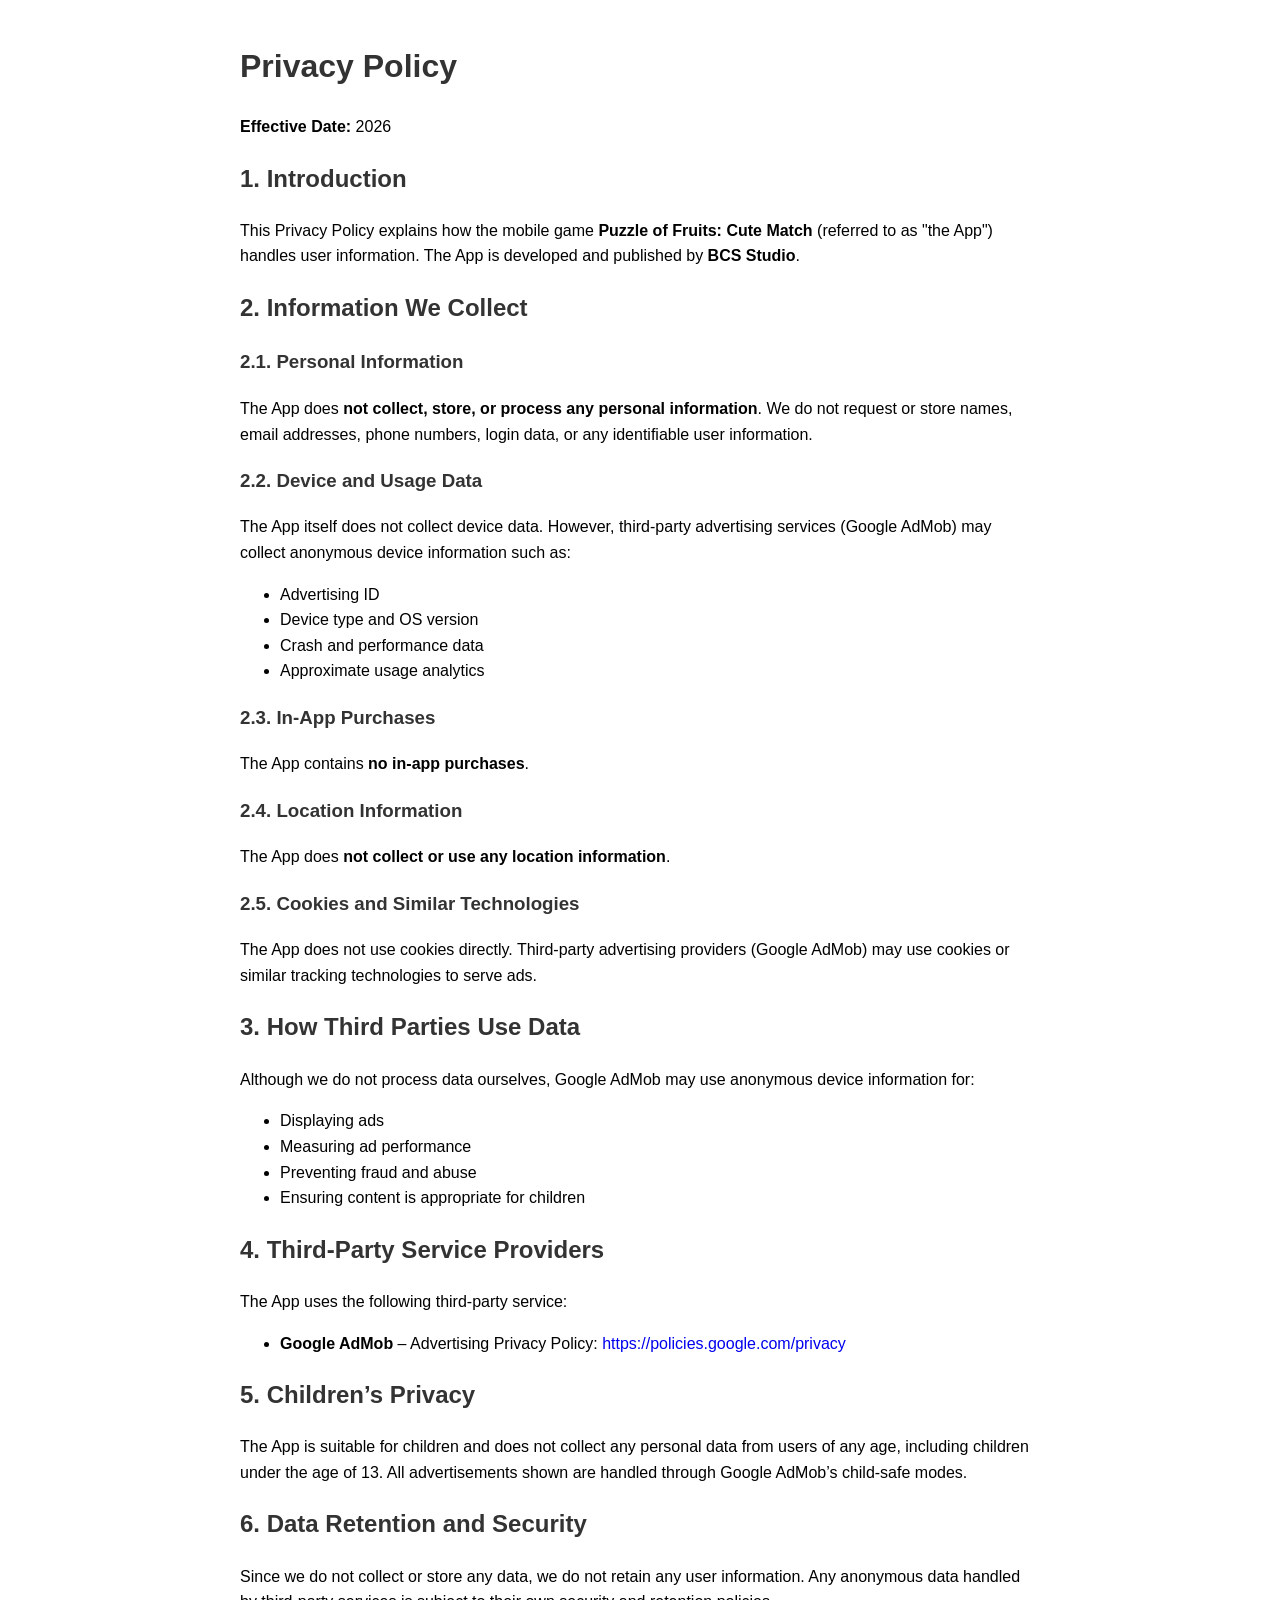
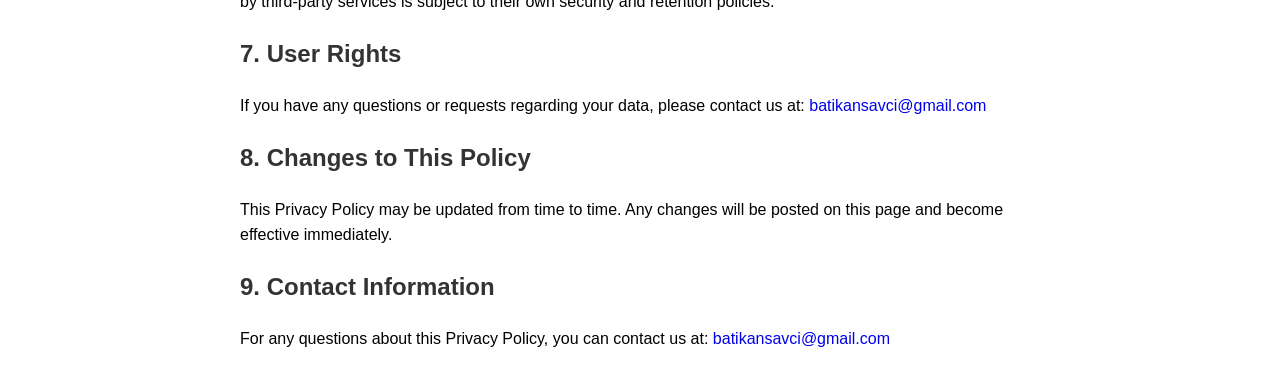
<file: Game/fruit_tile_puzzle_privacy_policy.html>
<!DOCTYPE html>
<html lang="en">
<head>
  <meta charset="UTF-8" />
  <title>Privacy Policy - Puzzle of Fruits: Cute Match</title>
  <meta name="viewport" content="width=device-width, initial-scale=1.0" />
  <style>
    body { font-family: Arial, sans-serif; line-height: 1.6; padding: 20px; max-width: 800px; margin: 0 auto; }
    h1, h2, h3 { color: #333; }
    a { text-decoration: none; }
  </style>
</head>
<body>
  <h1>Privacy Policy</h1>
  <p><strong>Effective Date:</strong> 2026</p>

  <h2>1. Introduction</h2>
  <p>
    This Privacy Policy explains how the mobile game <strong>Puzzle of Fruits: Cute Match</strong>
    (referred to as "the App") handles user information.
    The App is developed and published by <strong>BCS Studio</strong>.
  </p>

  <h2>2. Information We Collect</h2>

  <h3>2.1. Personal Information</h3>
  <p>
    The App does <strong>not collect, store, or process any personal information</strong>.
    We do not request or store names, email addresses, phone numbers, login data, or any identifiable user information.
  </p>

  <h3>2.2. Device and Usage Data</h3>
  <p>
    The App itself does not collect device data.
    However, third-party advertising services (Google AdMob) may collect anonymous device information such as:
  </p>
  <ul>
    <li>Advertising ID</li>
    <li>Device type and OS version</li>
    <li>Crash and performance data</li>
    <li>Approximate usage analytics</li>
  </ul>

  <h3>2.3. In-App Purchases</h3>
  <p>
    The App contains <strong>no in-app purchases</strong>.
  </p>

  <h3>2.4. Location Information</h3>
  <p>
    The App does <strong>not collect or use any location information</strong>.
  </p>

  <h3>2.5. Cookies and Similar Technologies</h3>
  <p>
    The App does not use cookies directly.
    Third-party advertising providers (Google AdMob) may use cookies or similar tracking technologies to serve ads.
  </p>

  <h2>3. How Third Parties Use Data</h2>
  <p>
    Although we do not process data ourselves, Google AdMob may use anonymous device information for:
  </p>
  <ul>
    <li>Displaying ads</li>
    <li>Measuring ad performance</li>
    <li>Preventing fraud and abuse</li>
    <li>Ensuring content is appropriate for children</li>
  </ul>

  <h2>4. Third-Party Service Providers</h2>
  <p>
    The App uses the following third-party service:
  </p>
  <ul>
    <li>
      <strong>Google AdMob</strong> – Advertising
      Privacy Policy:
      <a href="https://policies.google.com/privacy" target="_blank" rel="noopener noreferrer">
        https://policies.google.com/privacy
      </a>
    </li>
  </ul>

  <h2>5. Children’s Privacy</h2>
  <p>
    The App is suitable for children and does not collect any personal data from users of any age,
    including children under the age of 13.
    All advertisements shown are handled through Google AdMob’s child-safe modes.
  </p>

  <h2>6. Data Retention and Security</h2>
  <p>
    Since we do not collect or store any data, we do not retain any user information.
    Any anonymous data handled by third-party services is subject to their own security and retention policies.
  </p>

  <h2>7. User Rights</h2>
  <p>
    If you have any questions or requests regarding your data, please contact us at:
    <a href="mailto:batikansavci@gmail.com">batikansavci@gmail.com</a>
  </p>

  <h2>8. Changes to This Policy</h2>
  <p>
    This Privacy Policy may be updated from time to time.
    Any changes will be posted on this page and become effective immediately.
  </p>

  <h2>9. Contact Information</h2>
  <p>
    For any questions about this Privacy Policy, you can contact us at:
    <a href="mailto:batikansavci@gmail.com">batikansavci@gmail.com</a>
  </p>

</body>
</html>
</file>
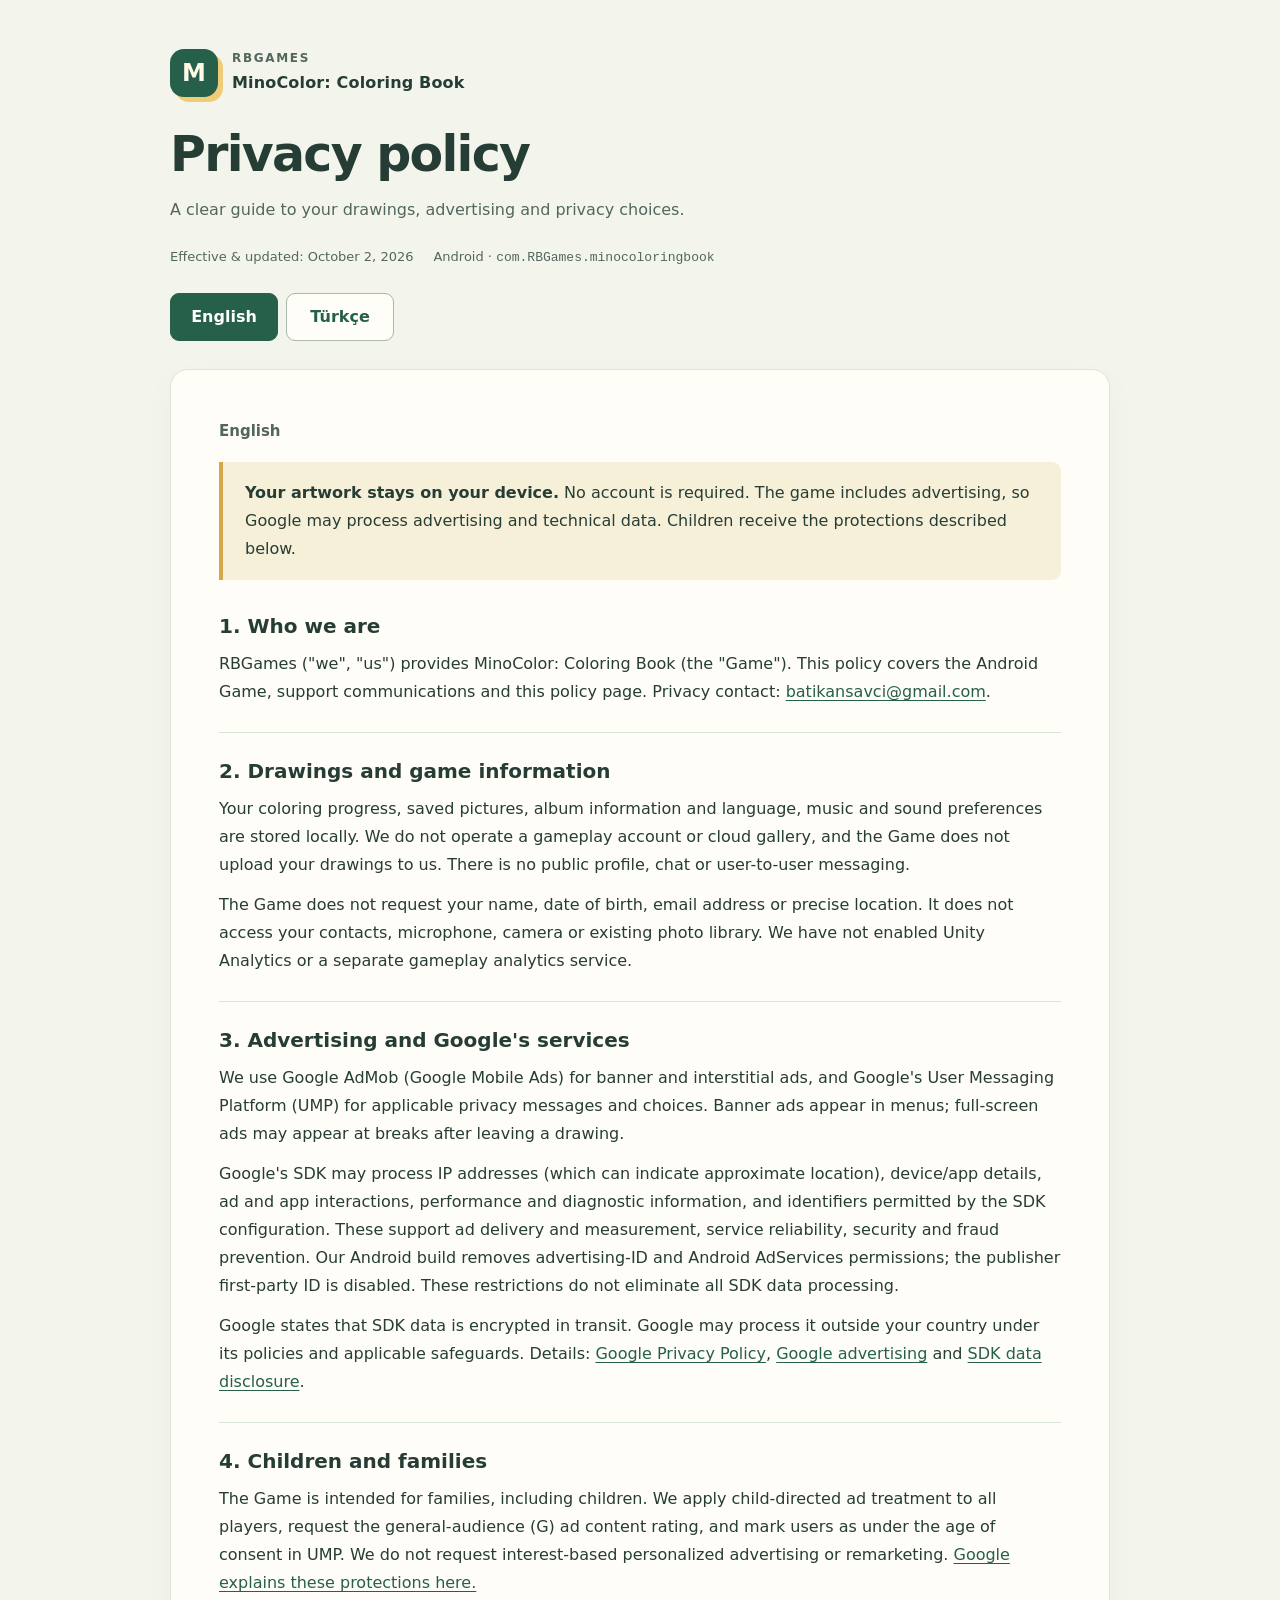
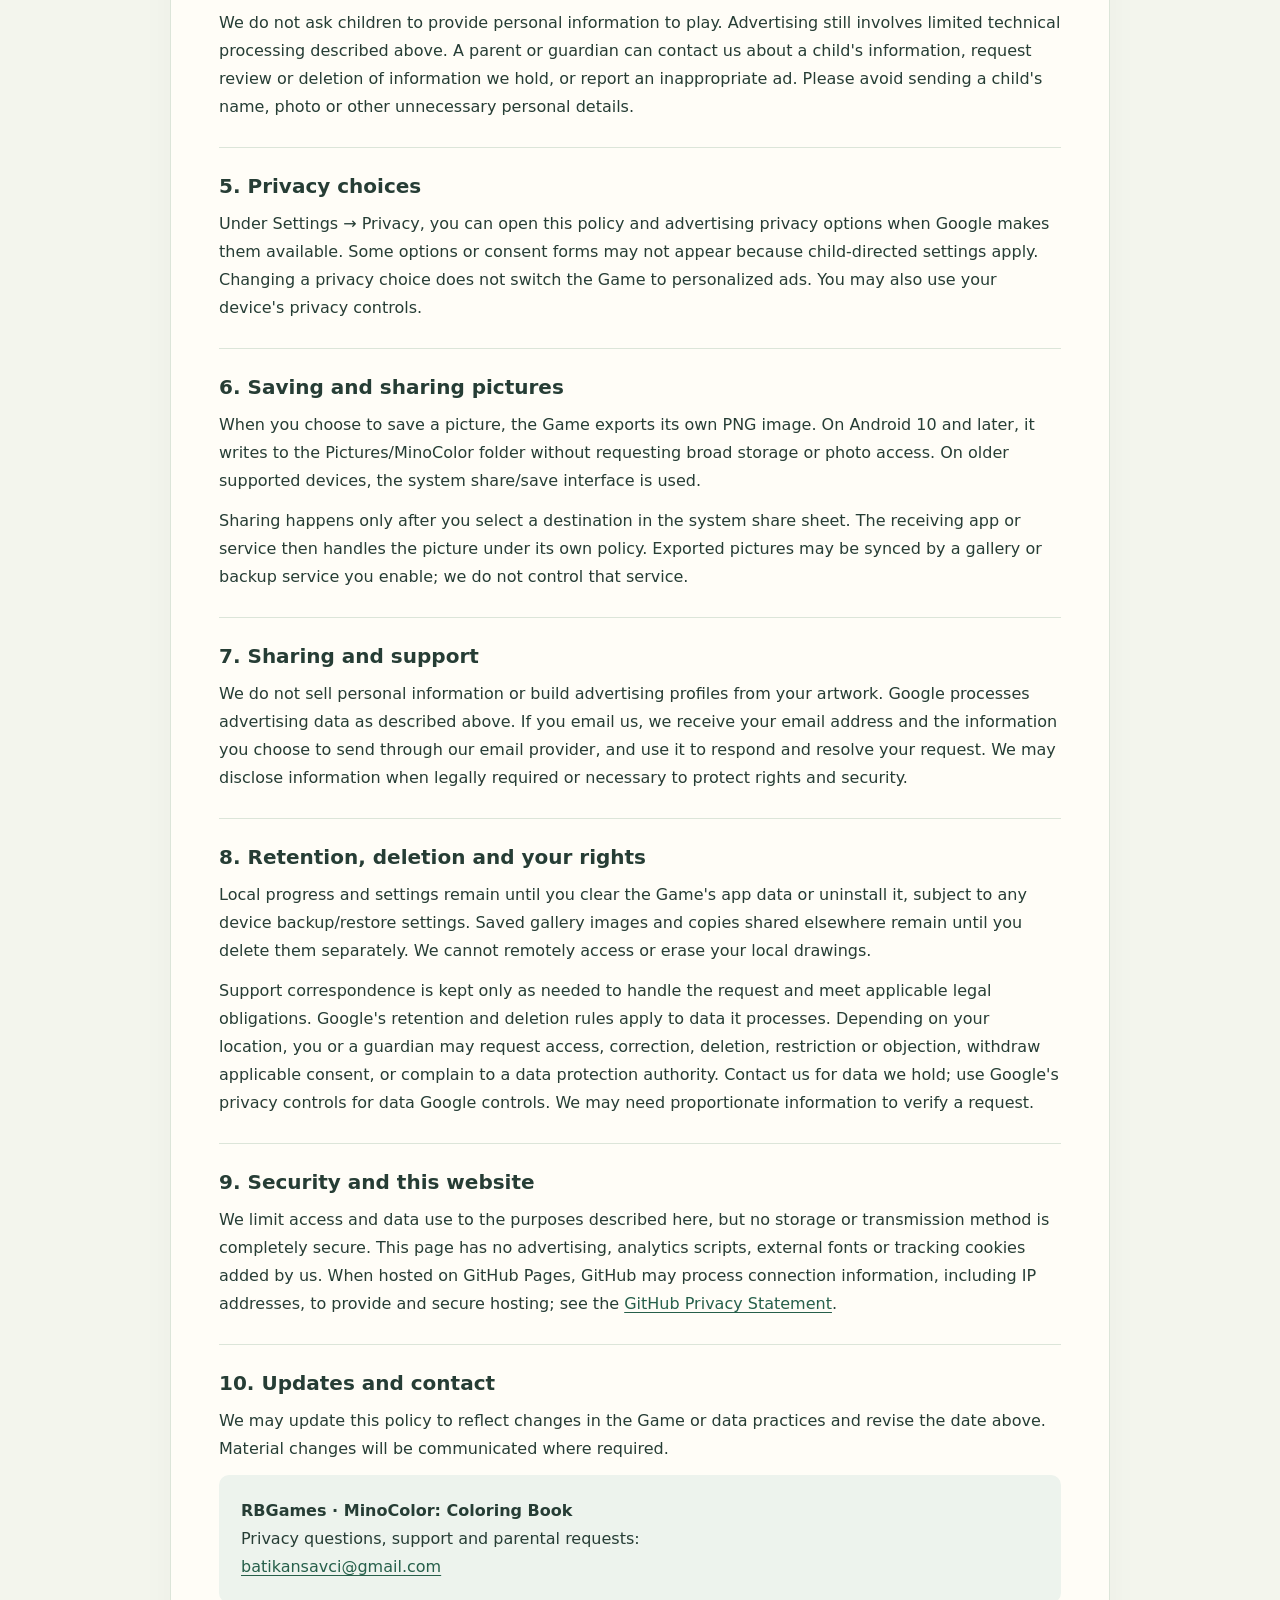
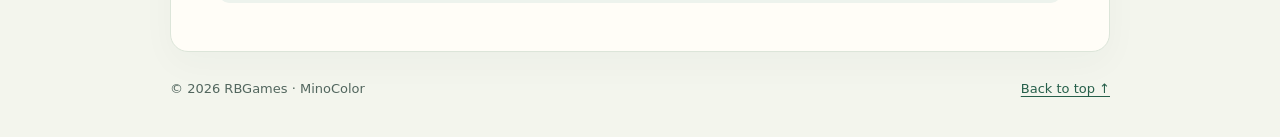
<file: Game/mino_color_privacy_policy.html>
<!doctype html>
<html lang="en">
<head>
  <meta charset="utf-8">
  <meta name="viewport" content="width=device-width, initial-scale=1">
  <meta name="description" content="Privacy policy for MinoColor: Coloring Book by RBGames. Local drawings, children's privacy, advertising and your choices. English and Turkish.">
  <meta name="color-scheme" content="light">
  <meta name="referrer" content="no-referrer">
  <title>Privacy Policy · MinoColor: Coloring Book</title>
  <style>
    :root{--ink:#263d35;--muted:#52665e;--green:#265f4a;--paper:#fffdf7;--line:#dce5d9}
    *{box-sizing:border-box}html{scroll-behavior:smooth}body{margin:0;background:#f3f5ed;color:var(--ink);font:16px/1.75 system-ui,-apple-system,"Segoe UI",sans-serif}
    a{color:var(--green);text-underline-offset:3px;overflow-wrap:anywhere}a:hover{text-decoration-thickness:2px}button,a{-webkit-tap-highlight-color:transparent}
    :focus-visible{outline:3px solid #aa6418;outline-offset:5px}button{font:inherit;cursor:pointer}header,main,footer{width:min(100% - 40px,940px);margin-inline:auto}
    header{padding:48px 0 28px}.brand{display:flex;align-items:center;gap:14px;font-weight:750;letter-spacing:.01em}.mark{display:grid;place-items:center;width:48px;height:48px;border-radius:14px;background:var(--green);color:#fff9e7;font-size:24px;box-shadow:5px 5px 0 #f0cc78}
    .eyebrow{text-transform:uppercase;font-size:12px;letter-spacing:.14em;color:var(--muted);margin:0}.brand p{margin:0}h1{font-size:clamp(30px,6vw,49px);line-height:1.16;letter-spacing:-.035em;margin:30px 0 12px}.intro{color:var(--muted);max-width:65ch;margin:0}
    .meta{display:flex;flex-wrap:wrap;gap:8px 20px;color:var(--muted);font-size:13px;margin-top:22px}.languages{display:flex;gap:8px;margin-top:24px}.languages[hidden],[hidden]{display:none!important}
    .languages button{min-height:46px;min-width:108px;padding:9px 20px;border:1px solid #a9b9ab;background:var(--paper);border-radius:9px;color:var(--green);font-weight:650}.languages button[aria-pressed=true]{background:var(--green);border-color:var(--green);color:white}
    main{background:var(--paper);border:1px solid var(--line);border-radius:18px;padding:clamp(22px,5vw,48px);box-shadow:0 12px 35px #23473508}article+article{margin-top:50px}article>h2{font-size:15px;color:var(--muted);margin:0 0 18px}.summary{border-left:4px solid #d5a749;padding:17px 22px;background:#f7f0d9;border-radius:0 9px 9px 0;margin-bottom:32px}.summary p{margin:0}
    section+section{border-top:1px solid var(--line);margin-top:26px;padding-top:24px}h3{font-size:20px;line-height:1.4;margin:0 0 10px}p{margin:0 0 12px}p:last-child{margin-bottom:0}ul{padding-left:22px;margin:10px 0}li+li{margin-top:8px}.contact{background:#edf3ed;padding:22px;border-radius:10px}.small{font-size:14px;color:var(--muted)}code{font:13px/1.6 ui-monospace,monospace;overflow-wrap:anywhere}footer{padding:26px 0 36px;display:flex;justify-content:space-between;gap:12px;flex-wrap:wrap;font-size:13px;color:var(--muted)}
    @media(max-width:480px){header,main,footer{width:calc(100% - 24px)}header{padding-top:28px}main{border-radius:12px;padding:22px 18px}.summary{padding:15px}.meta{gap:5px 12px}h3{font-size:19px}.contact{padding:18px}}
    @media(prefers-reduced-motion:reduce){html{scroll-behavior:auto}}
    @media print{body,main{background:white}header,main,footer{width:100%;box-shadow:none}header{padding-top:0}main{border:0;padding:0}.languages{display:none}section{break-inside:avoid}a{color:inherit}}
  </style>
</head>
<body id="top">
<header>
  <div class="brand"><span class="mark" aria-hidden="true">M</span><div><p class="eyebrow">RBGames</p><p>MinoColor: Coloring Book</p></div></div>
  <h1 id="heading">Privacy policy</h1>
  <p class="intro" id="subtitle">A clear guide to your drawings, advertising and privacy choices.</p>
  <div class="meta"><span id="date">Effective &amp; updated: October 2, 2026</span><span>Android · <code>com.RBGames.minocoloringbook</code></span></div>
  <nav class="languages" aria-label="Language / Dil" hidden><button type="button" data-lang="en" lang="en" aria-pressed="true" aria-controls="en">English</button><button type="button" data-lang="tr" lang="tr" aria-pressed="false" aria-controls="tr">Türkçe</button></nav>
</header>
<main>
<article id="en" lang="en" aria-label="English privacy policy">
  <h2>English</h2>
  <div class="summary"><p><strong>Your artwork stays on your device.</strong> No account is required. The game includes advertising, so Google may process advertising and technical data. Children receive the protections described below.</p></div>
  <section><h3>1. Who we are</h3><p>RBGames ("we", "us") provides MinoColor: Coloring Book (the "Game"). This policy covers the Android Game, support communications and this policy page. Privacy contact: <a href="mailto:batikansavci@gmail.com">batikansavci@gmail.com</a>.</p></section>
  <section><h3>2. Drawings and game information</h3><p>Your coloring progress, saved pictures, album information and language, music and sound preferences are stored locally. We do not operate a gameplay account or cloud gallery, and the Game does not upload your drawings to us. There is no public profile, chat or user-to-user messaging.</p><p>The Game does not request your name, date of birth, email address or precise location. It does not access your contacts, microphone, camera or existing photo library. We have not enabled Unity Analytics or a separate gameplay analytics service.</p></section>
  <section><h3>3. Advertising and Google's services</h3><p>We use Google AdMob (Google Mobile Ads) for banner and interstitial ads, and Google's User Messaging Platform (UMP) for applicable privacy messages and choices. Banner ads appear in menus; full-screen ads may appear at breaks after leaving a drawing.</p><p>Google's SDK may process IP addresses (which can indicate approximate location), device/app details, ad and app interactions, performance and diagnostic information, and identifiers permitted by the SDK configuration. These support ad delivery and measurement, service reliability, security and fraud prevention. Our Android build removes advertising-ID and Android AdServices permissions; the publisher first-party ID is disabled. These restrictions do not eliminate all SDK data processing.</p><p>Google states that SDK data is encrypted in transit. Google may process it outside your country under its policies and applicable safeguards. Details: <a href="https://policies.google.com/privacy">Google Privacy Policy</a>, <a href="https://policies.google.com/technologies/ads">Google advertising</a> and <a href="https://developers.google.com/admob/android/privacy/play-data-disclosure">SDK data disclosure</a>.</p></section>
  <section><h3>4. Children and families</h3><p>The Game is intended for families, including children. We apply child-directed ad treatment to all players, request the general-audience (G) ad content rating, and mark users as under the age of consent in UMP. We do not request interest-based personalized advertising or remarketing. <a href="https://developers.google.com/admob/unity/targeting">Google explains these protections here.</a></p><p>We do not ask children to provide personal information to play. Advertising still involves limited technical processing described above. A parent or guardian can contact us about a child's information, request review or deletion of information we hold, or report an inappropriate ad. Please avoid sending a child's name, photo or other unnecessary personal details.</p></section>
  <section><h3>5. Privacy choices</h3><p>Under Settings → Privacy, you can open this policy and advertising privacy options when Google makes them available. Some options or consent forms may not appear because child-directed settings apply. Changing a privacy choice does not switch the Game to personalized ads. You may also use your device's privacy controls.</p></section>
  <section><h3>6. Saving and sharing pictures</h3><p>When you choose to save a picture, the Game exports its own PNG image. On Android 10 and later, it writes to the Pictures/MinoColor folder without requesting broad storage or photo access. On older supported devices, the system share/save interface is used.</p><p>Sharing happens only after you select a destination in the system share sheet. The receiving app or service then handles the picture under its own policy. Exported pictures may be synced by a gallery or backup service you enable; we do not control that service.</p></section>
  <section><h3>7. Sharing and support</h3><p>We do not sell personal information or build advertising profiles from your artwork. Google processes advertising data as described above. If you email us, we receive your email address and the information you choose to send through our email provider, and use it to respond and resolve your request. We may disclose information when legally required or necessary to protect rights and security.</p></section>
  <section><h3>8. Retention, deletion and your rights</h3><p>Local progress and settings remain until you clear the Game's app data or uninstall it, subject to any device backup/restore settings. Saved gallery images and copies shared elsewhere remain until you delete them separately. We cannot remotely access or erase your local drawings.</p><p>Support correspondence is kept only as needed to handle the request and meet applicable legal obligations. Google's retention and deletion rules apply to data it processes. Depending on your location, you or a guardian may request access, correction, deletion, restriction or objection, withdraw applicable consent, or complain to a data protection authority. Contact us for data we hold; use Google's privacy controls for data Google controls. We may need proportionate information to verify a request.</p></section>
  <section><h3>9. Security and this website</h3><p>We limit access and data use to the purposes described here, but no storage or transmission method is completely secure. This page has no advertising, analytics scripts, external fonts or tracking cookies added by us. When hosted on GitHub Pages, GitHub may process connection information, including IP addresses, to provide and secure hosting; see the <a href="https://docs.github.com/en/site-policy/privacy-policies/github-general-privacy-statement">GitHub Privacy Statement</a>.</p></section>
  <section><h3>10. Updates and contact</h3><p>We may update this policy to reflect changes in the Game or data practices and revise the date above. Material changes will be communicated where required.</p><div class="contact"><strong>RBGames · MinoColor: Coloring Book</strong><br>Privacy questions, support and parental requests:<br><a href="mailto:batikansavci@gmail.com">batikansavci@gmail.com</a></div></section>
</article>
<article id="tr" lang="tr" aria-label="Türkçe gizlilik politikası">
  <h2>Türkçe</h2>
  <div class="summary"><p><strong>Boyamalarınız cihazınızda kalır.</strong> Hesap açmanız gerekmez. Oyun reklam içerdiği için Google reklam ve teknik verileri işleyebilir. Çocuklar için aşağıdaki korumalar uygulanır.</p></div>
  <section><h3>1. Biz kimiz?</h3><p>RBGames ("biz"), MinoColor: Coloring Book ("Oyun") uygulamasının geliştiricisidir. Bu politika Android oyununu, destek yazışmalarını ve bu politika sayfasını kapsar. Gizlilik iletişimi: <a href="mailto:batikansavci@gmail.com">batikansavci@gmail.com</a>.</p></section>
  <section><h3>2. Boyamalar ve oyun bilgileri</h3><p>Boyama ilerlemeniz, kayıtlı resimleriniz, albüm bilgileri ile dil, müzik ve ses tercihleriniz cihazınızda saklanır. Oyun hesabı veya bulut galerisi hizmetimiz yoktur; Oyun boyamalarınızı bize yüklemez. Herkese açık profil, sohbet veya oyuncular arasında mesajlaşma bulunmaz.</p><p>Oyun adınızı, doğum tarihinizi, e-posta adresinizi veya kesin konumunuzu istemez. Kişilerinize, mikrofonunuza, kameranıza veya mevcut fotoğraf arşivinize erişmez. Unity Analytics veya ayrı bir oyun analizi hizmetini etkinleştirmedik.</p></section>
  <section><h3>3. Reklamlar ve Google hizmetleri</h3><p>Banner ve geçiş reklamları için Google AdMob (Google Mobile Ads), uygulanabilir gizlilik mesajları ve tercihler için Google User Messaging Platform (UMP) kullanılır. Bannerlar menülerde; tam ekran reklamlar boyamadan ayrıldıktan sonraki aralarda gösterilebilir.</p><p>Google SDK'sı IP adresini (yaklaşık konumu gösterebilir), cihaz/uygulama bilgilerini, reklam ve uygulama etkileşimlerini, performans ve tanılama bilgilerini ve SDK yapılandırmasının izin verdiği tanımlayıcıları işleyebilir. Amaçlar reklam sunumu ve ölçümü, hizmet güvenilirliği, güvenlik ve sahtekârlığın önlenmesidir. Android sürümümüzde reklam kimliği ve Android AdServices izinleri kaldırılmış, yayıncı birinci taraf kimliği kapatılmıştır. Bu kısıtlamalar SDK'nın tüm veri işlemesini ortadan kaldırmaz.</p><p>Google, SDK verilerinin aktarım sırasında şifrelendiğini belirtir. Veriler, Google'ın politikaları ve uygulanabilir güvenceler kapsamında ülkeniz dışında işlenebilir. Ayrıntılar: <a href="https://policies.google.com/privacy?hl=tr">Google Gizlilik Politikası</a>, <a href="https://policies.google.com/technologies/ads?hl=tr">Google reklamcılığı</a> ve <a href="https://developers.google.com/admob/android/privacy/play-data-disclosure?hl=tr">SDK veri açıklaması</a>.</p></section>
  <section><h3>4. Çocuklar ve aileler</h3><p>Oyun, çocuklar dâhil ailelere yöneliktir. Tüm oyuncular için çocuklara yönelik reklam işlemesi uygulanır; genel izleyici (G) reklam içerik derecesi istenir ve UMP'de kullanıcılar onay yaşının altında olarak işaretlenir. İlgi alanlarına dayalı kişiselleştirilmiş reklam veya yeniden pazarlama istemeyiz. <a href="https://developers.google.com/admob/unity/targeting?hl=tr">Google'ın bu korumalara ilişkin açıklaması.</a></p><p>Çocuklardan oynamak için kişisel bilgi vermelerini istemeyiz. Reklamlar yine de yukarıda açıklanan sınırlı teknik veri işlemesini içerir. Ebeveyn veya yasal temsilci, çocuğun bilgileri hakkında bize ulaşabilir; elimizdeki bilgilerin incelenmesini veya silinmesini isteyebilir ya da uygunsuz bir reklamı bildirebilir. Lütfen çocuğun adı, fotoğrafı veya gereksiz kişisel bilgilerini göndermeyin.</p></section>
  <section><h3>5. Gizlilik tercihleri</h3><p>Ayarlar → Gizlilik bölümünden bu politikaya ve Google tarafından sunulduğunda reklam gizlilik seçeneklerine ulaşabilirsiniz. Çocuklara yönelik ayarlar nedeniyle bazı seçenekler veya onay formları görünmeyebilir. Gizlilik tercihini değiştirmek Oyunu kişiselleştirilmiş reklamlara geçirmez. Cihazınızın gizlilik kontrollerini de kullanabilirsiniz.</p></section>
  <section><h3>6. Resimleri kaydetme ve paylaşma</h3><p>Kaydetmeyi seçtiğinizde Oyun kendi ürettiği PNG resmini dışa aktarır. Android 10 ve üzerinde geniş depolama veya fotoğraf erişimi istemeden Pictures/MinoColor klasörüne kaydeder. Desteklenen eski cihazlarda sistemin paylaşma/kaydetme ekranı kullanılır.</p><p>Paylaşım, sistemin paylaşım ekranında hedef seçmenizle gerçekleşir. Resmi alan uygulama veya hizmet kendi politikasına göre işlem yapar. Dışa aktarılan resimler, sizin etkinleştirdiğiniz galeri veya yedekleme hizmeti tarafından eşitlenebilir; bu hizmeti biz yönetmeyiz.</p></section>
  <section><h3>7. Paylaşım ve destek</h3><p>Kişisel bilgileri satmayız; boyamalarınızdan reklam profili oluşturmayız. Google, reklam verilerini yukarıda açıklandığı gibi işler. Bize e-posta gönderirseniz e-posta sağlayıcımız üzerinden adresinizi ve gönderdiğiniz bilgileri alır, talebinizi yanıtlamak ve çözmek için kullanırız. Yasal zorunluluklar veya hakların ve güvenliğin korunması gerektiğinde bilgi açıklayabiliriz.</p></section>
  <section><h3>8. Saklama, silme ve haklarınız</h3><p>Yerel ilerleme ve ayarlar, uygulama verilerini temizleyene veya Oyunu kaldırana kadar saklanır; cihazın yedekleme/geri yükleme ayarları bu durumu etkileyebilir. Galeriye kaydedilen resimler ve başka yere paylaşılan kopyalar ayrıca silinmedikçe kalır. Yerel boyamalarınıza uzaktan erişemeyiz veya bunları silemeyiz.</p><p>Destek yazışmaları yalnızca talebi işlemek ve uygulanabilir yasal yükümlülükleri karşılamak için gerektiği sürece saklanır. Google'ın işlediği veriler için kendi saklama ve silme kuralları geçerlidir. Bulunduğunuz yere göre siz veya yasal temsilciniz erişim, düzeltme, silme, kısıtlama, itiraz, uygulanabilir onayı geri çekme ve veri koruma makamına şikâyet haklarına sahip olabilirsiniz. Elimizdeki veriler için bize; Google'ın kontrolündeki veriler için Google'ın gizlilik kontrollerine başvurabilirsiniz. Talebi doğrulamak için ölçülü bilgi istememiz gerekebilir.</p></section>
  <section><h3>9. Güvenlik ve bu web sayfası</h3><p>Erişimi ve veri kullanımını açıklanan amaçlarla sınırlarız; ancak hiçbir saklama veya aktarım yöntemi tamamen güvenli değildir. Bu sayfaya reklam, analiz betiği, harici yazı tipi veya takip çerezi eklemedik. GitHub Pages üzerinde yayımlandığında GitHub, barındırma ve güvenlik için IP adresi dâhil bağlantı bilgilerini işleyebilir: <a href="https://docs.github.com/en/site-policy/privacy-policies/github-general-privacy-statement">GitHub Gizlilik Bildirimi</a>.</p></section>
  <section><h3>10. Güncellemeler ve iletişim</h3><p>Oyundaki veya veri işleme uygulamalarındaki değişiklikler için politikayı güncelleyebilir ve yukarıdaki tarihi değiştirebiliriz. Önemli değişiklikleri gerektiğinde bildiririz.</p><div class="contact"><strong>RBGames · MinoColor: Coloring Book</strong><br>Gizlilik, destek ve ebeveyn talepleri:<br><a href="mailto:batikansavci@gmail.com">batikansavci@gmail.com</a></div></section>
</article>
</main>
<footer><span>© 2026 RBGames · MinoColor</span><a href="#top" id="back">Back to top ↑</a></footer>
<script>
  (()=>{
    const buttons=[...document.querySelectorAll('[data-lang]')];
    const labels={en:['Privacy policy','A clear guide to your drawings, advertising and privacy choices.','Effective & updated: October 2, 2026','Back to top ↑'],tr:['Gizlilik politikası','Boyamalarınız, reklamlar ve gizlilik tercihleriniz hakkında açık bilgiler.','Yürürlük ve güncelleme: 2 Ekim 2026','Başa dön ↑']};
    function select(lang){
      document.documentElement.lang=lang;
      for(const code of ['en','tr'])document.getElementById(code).hidden=code!==lang;
      buttons.forEach(b=>b.setAttribute('aria-pressed',String(b.dataset.lang===lang)));
      ['heading','subtitle','date','back'].forEach((id,i)=>document.getElementById(id).textContent=labels[lang][i]);
      document.title=labels[lang][0]+' · MinoColor: Coloring Book';
    }
    buttons.forEach(b=>b.addEventListener('click',()=>select(b.dataset.lang)));
    document.querySelector('.languages').hidden=false;
    select(location.hash==='#tr'?'tr':'en');
  })();
</script>
</body>
</html>
</file>
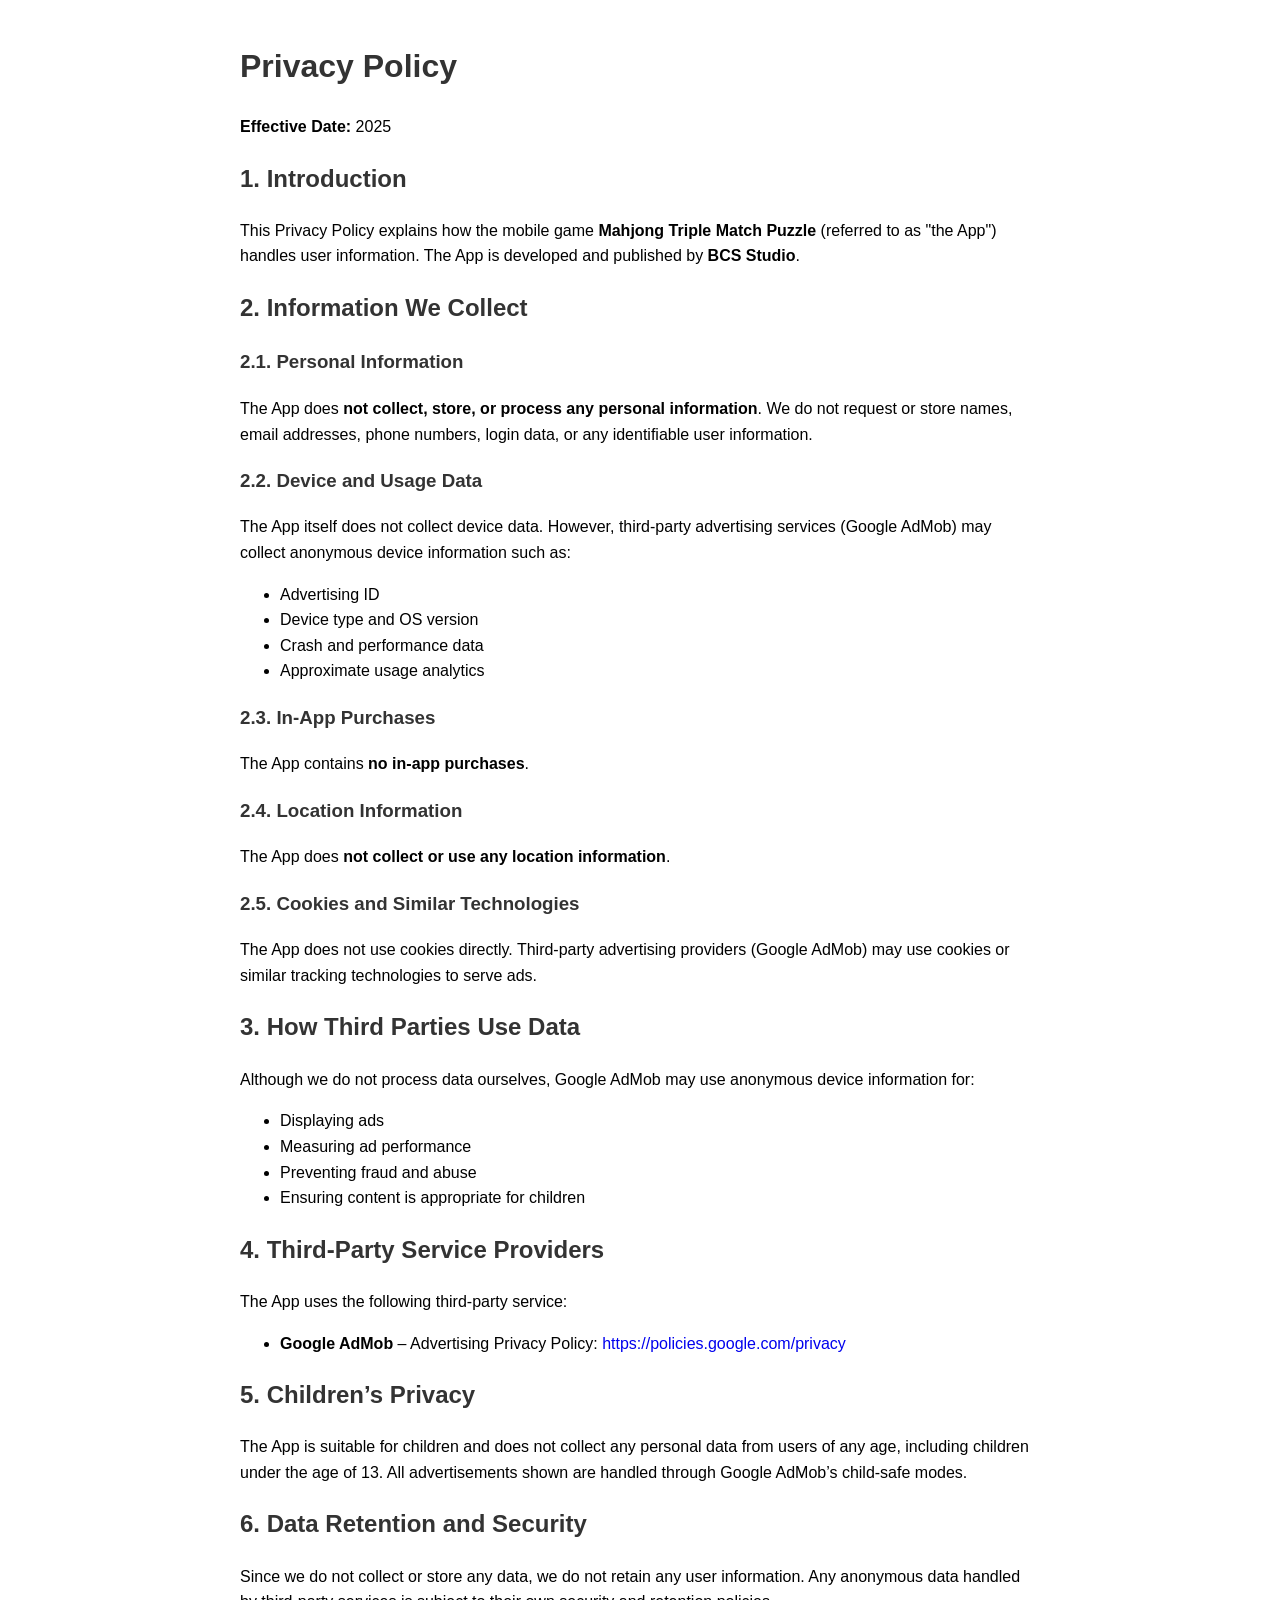
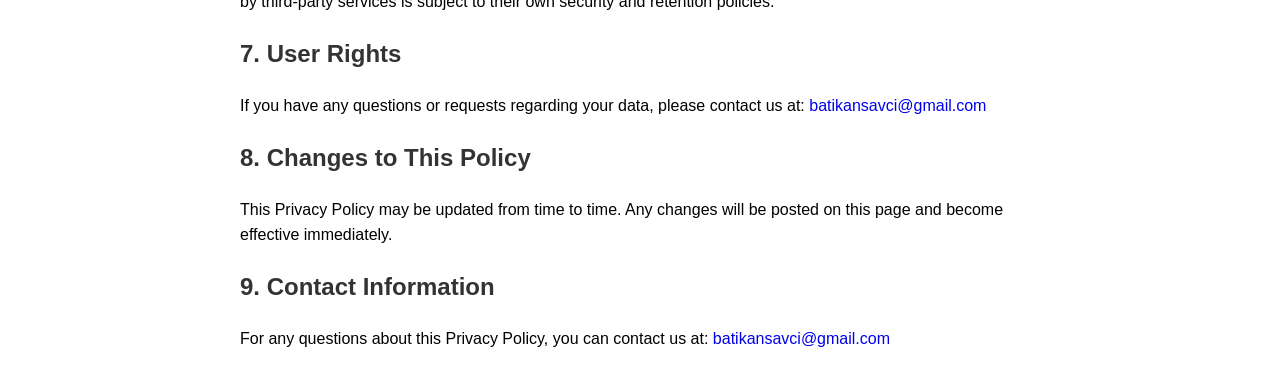
<file: Game/mj_privacy_policy_en.html>
<!DOCTYPE html>
<html lang="en">
<head>
  <meta charset="UTF-8" />
  <title>Privacy Policy - Mahjong Triple Match Puzzle</title>
  <meta name="viewport" content="width=device-width, initial-scale=1.0" />
  <style>
    body { font-family: Arial, sans-serif; line-height: 1.6; padding: 20px; max-width: 800px; margin: 0 auto; }
    h1, h2, h3 { color: #333; }
    a { text-decoration: none; }
  </style>
</head>
<body>
  <h1>Privacy Policy</h1>
  <p><strong>Effective Date:</strong> 2025</p>

  <h2>1. Introduction</h2>
  <p>
    This Privacy Policy explains how the mobile game <strong>Mahjong Triple Match Puzzle</strong>
    (referred to as "the App") handles user information.  
    The App is developed and published by <strong>BCS Studio</strong>.
  </p>

  <h2>2. Information We Collect</h2>

  <h3>2.1. Personal Information</h3>
  <p>
    The App does <strong>not collect, store, or process any personal information</strong>.
    We do not request or store names, email addresses, phone numbers, login data, or any identifiable user information.
  </p>

  <h3>2.2. Device and Usage Data</h3>
  <p>
    The App itself does not collect device data.  
    However, third-party advertising services (Google AdMob) may collect anonymous device information such as:
  </p>
  <ul>
    <li>Advertising ID</li>
    <li>Device type and OS version</li>
    <li>Crash and performance data</li>
    <li>Approximate usage analytics</li>
  </ul>

  <h3>2.3. In-App Purchases</h3>
  <p>
    The App contains <strong>no in-app purchases</strong>.
  </p>

  <h3>2.4. Location Information</h3>
  <p>
    The App does <strong>not collect or use any location information</strong>.
  </p>

  <h3>2.5. Cookies and Similar Technologies</h3>
  <p>
    The App does not use cookies directly.  
    Third-party advertising providers (Google AdMob) may use cookies or similar tracking technologies to serve ads.
  </p>

  <h2>3. How Third Parties Use Data</h2>
  <p>
    Although we do not process data ourselves, Google AdMob may use anonymous device information for:
  </p>
  <ul>
    <li>Displaying ads</li>
    <li>Measuring ad performance</li>
    <li>Preventing fraud and abuse</li>
    <li>Ensuring content is appropriate for children</li>
  </ul>

  <h2>4. Third-Party Service Providers</h2>
  <p>
    The App uses the following third-party service:
  </p>
  <ul>
    <li>
      <strong>Google AdMob</strong> – Advertising  
      Privacy Policy:  
      <a href="https://policies.google.com/privacy" target="_blank">
        https://policies.google.com/privacy
      </a>
    </li>
  </ul>

  <h2>5. Children’s Privacy</h2>
  <p>
    The App is suitable for children and does not collect any personal data from users of any age,
    including children under the age of 13.  
    All advertisements shown are handled through Google AdMob’s child-safe modes.
  </p>

  <h2>6. Data Retention and Security</h2>
  <p>
    Since we do not collect or store any data, we do not retain any user information.  
    Any anonymous data handled by third-party services is subject to their own security and retention policies.
  </p>

  <h2>7. User Rights</h2>
  <p>
    If you have any questions or requests regarding your data, please contact us at:  
    <a href="mailto:batikansavci@gmail.com">batikansavci@gmail.com</a>
  </p>

  <h2>8. Changes to This Policy</h2>
  <p>
    This Privacy Policy may be updated from time to time.  
    Any changes will be posted on this page and become effective immediately.
  </p>

  <h2>9. Contact Information</h2>
  <p>
    For any questions about this Privacy Policy, you can contact us at:  
    <a href="mailto:batikansavci@gmail.com">batikansavci@gmail.com</a>
  </p>

</body>
</html>
</file>
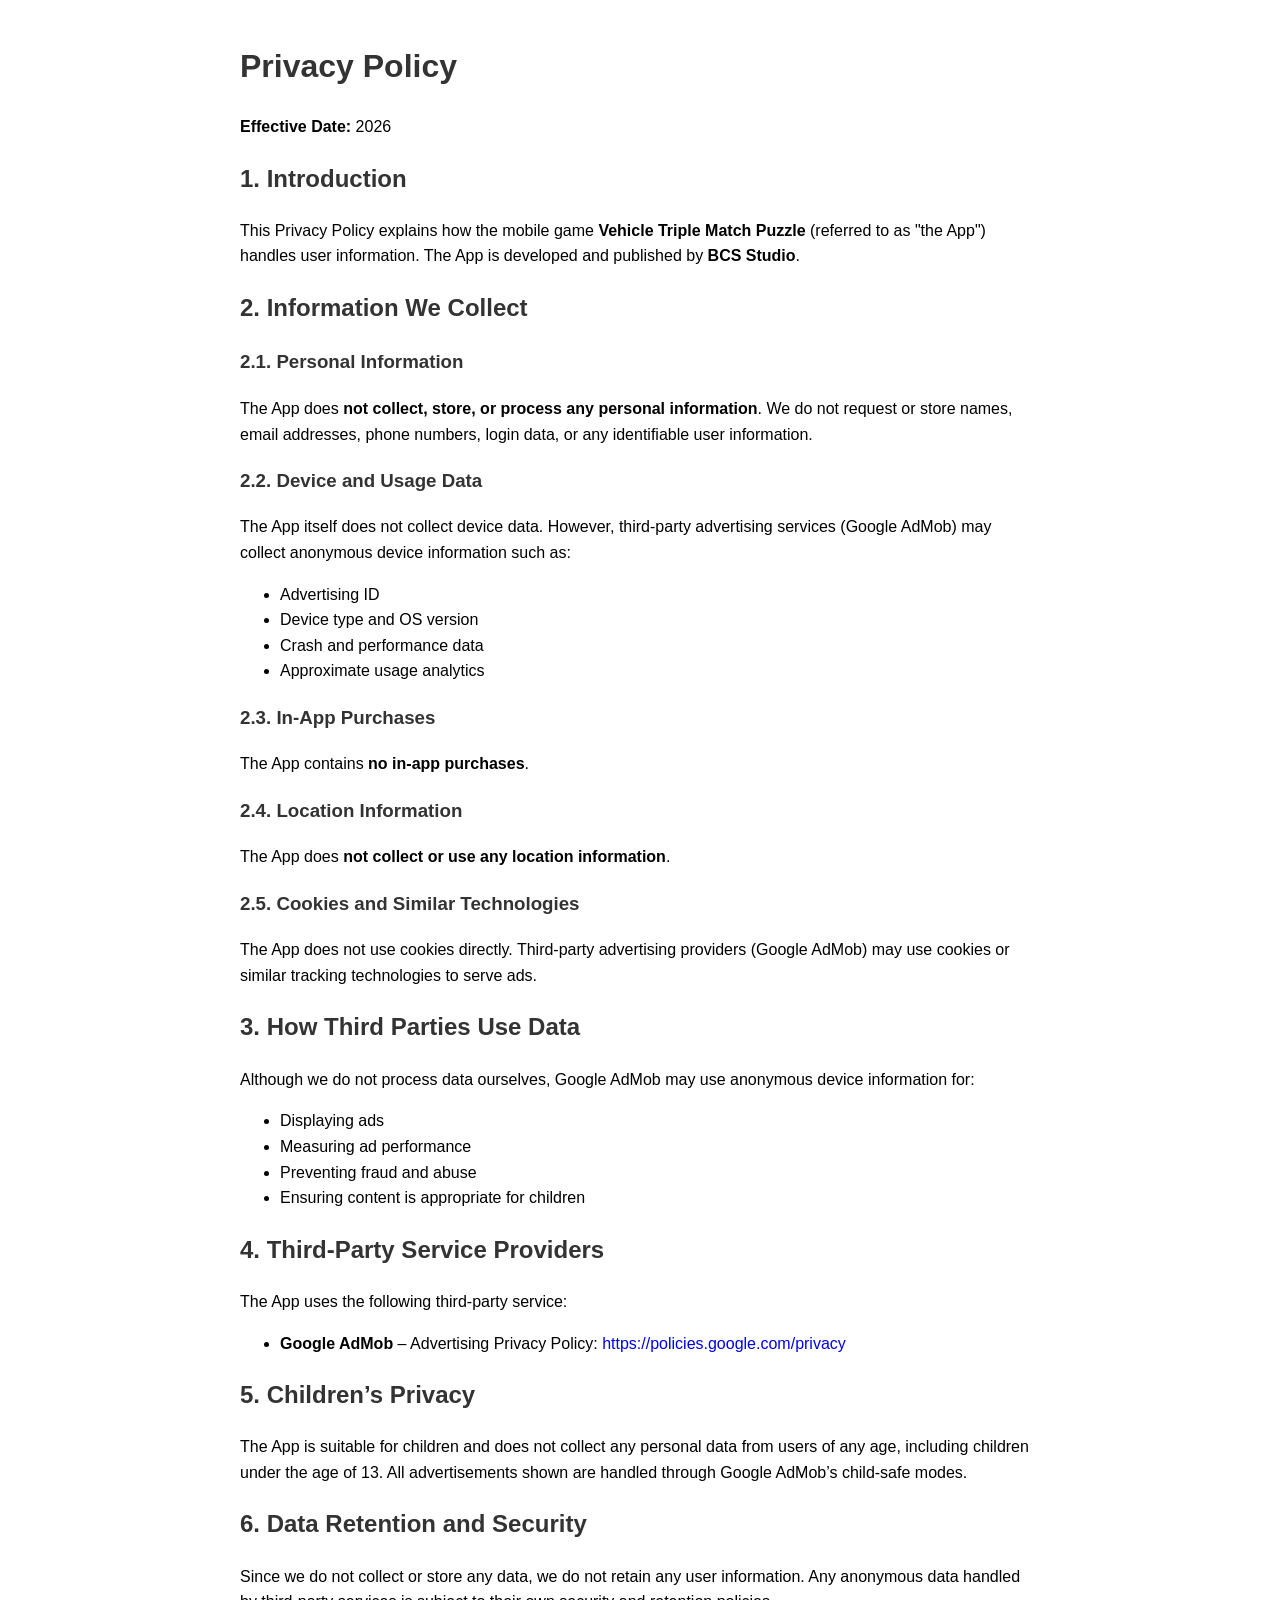
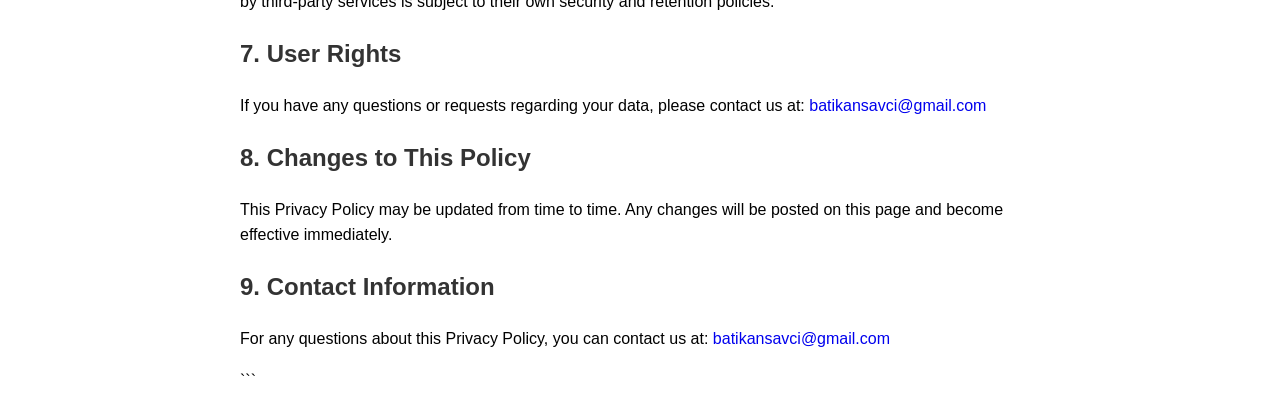
<file: Game/vehicle_tile_puzzle_privacy_policy.html>
<!DOCTYPE html>
<html lang="en">
<head>
  <meta charset="UTF-8" />
  <title>Privacy Policy - Vehicle Triple Match Puzzle</title>
  <meta name="viewport" content="width=device-width, initial-scale=1.0" />
  <style>
    body { font-family: Arial, sans-serif; line-height: 1.6; padding: 20px; max-width: 800px; margin: 0 auto; }
    h1, h2, h3 { color: #333; }
    a { text-decoration: none; }
  </style>
</head>
<body>
  <h1>Privacy Policy</h1>
  <p><strong>Effective Date:</strong> 2026</p>

  <h2>1. Introduction</h2>
  <p>
    This Privacy Policy explains how the mobile game <strong>Vehicle Triple Match Puzzle</strong>
    (referred to as "the App") handles user information.
    The App is developed and published by <strong>BCS Studio</strong>.
  </p>

  <h2>2. Information We Collect</h2>

  <h3>2.1. Personal Information</h3>
  <p>
    The App does <strong>not collect, store, or process any personal information</strong>.
    We do not request or store names, email addresses, phone numbers, login data, or any identifiable user information.
  </p>

  <h3>2.2. Device and Usage Data</h3>
  <p>
    The App itself does not collect device data.
    However, third-party advertising services (Google AdMob) may collect anonymous device information such as:
  </p>
  <ul>
    <li>Advertising ID</li>
    <li>Device type and OS version</li>
    <li>Crash and performance data</li>
    <li>Approximate usage analytics</li>
  </ul>

  <h3>2.3. In-App Purchases</h3>
  <p>
    The App contains <strong>no in-app purchases</strong>.
  </p>

  <h3>2.4. Location Information</h3>
  <p>
    The App does <strong>not collect or use any location information</strong>.
  </p>

  <h3>2.5. Cookies and Similar Technologies</h3>
  <p>
    The App does not use cookies directly.
    Third-party advertising providers (Google AdMob) may use cookies or similar tracking technologies to serve ads.
  </p>

  <h2>3. How Third Parties Use Data</h2>
  <p>
    Although we do not process data ourselves, Google AdMob may use anonymous device information for:
  </p>
  <ul>
    <li>Displaying ads</li>
    <li>Measuring ad performance</li>
    <li>Preventing fraud and abuse</li>
    <li>Ensuring content is appropriate for children</li>
  </ul>

  <h2>4. Third-Party Service Providers</h2>
  <p>
    The App uses the following third-party service:
  </p>
  <ul>
    <li>
      <strong>Google AdMob</strong> – Advertising
      Privacy Policy:
      <a href="https://policies.google.com/privacy" target="_blank" rel="noopener noreferrer">
        https://policies.google.com/privacy
      </a>
    </li>
  </ul>

  <h2>5. Children’s Privacy</h2>
  <p>
    The App is suitable for children and does not collect any personal data from users of any age,
    including children under the age of 13.
    All advertisements shown are handled through Google AdMob’s child-safe modes.
  </p>

  <h2>6. Data Retention and Security</h2>
  <p>
    Since we do not collect or store any data, we do not retain any user information.
    Any anonymous data handled by third-party services is subject to their own security and retention policies.
  </p>

  <h2>7. User Rights</h2>
  <p>
    If you have any questions or requests regarding your data, please contact us at:
    <a href="mailto:batikansavci@gmail.com">batikansavci@gmail.com</a>
  </p>

  <h2>8. Changes to This Policy</h2>
  <p>
    This Privacy Policy may be updated from time to time.
    Any changes will be posted on this page and become effective immediately.
  </p>

  <h2>9. Contact Information</h2>
  <p>
    For any questions about this Privacy Policy, you can contact us at:
    <a href="mailto:batikansavci@gmail.com">batikansavci@gmail.com</a>
  </p>

</body>
</html>
```
</file>
<file: css/styles.css>
:root {
  --ink: #081310;
  --deep: #071712;
  --paper: #fbf8f1;
  --lime: #bcf532;
  --line: rgba(8, 19, 16, 0.14);
  --muted: #65706b;
  --shell: min(1180px, calc(100% - 48px));
  --radius: 26px;
}

* { box-sizing: border-box; }
html { scroll-behavior: smooth; scroll-padding-top: 90px; }
body { margin: 0; background: var(--paper); color: var(--ink); font-family: "DM Sans", sans-serif; -webkit-font-smoothing: antialiased; }
body.dialog-open { overflow: hidden; }
a { color: inherit; text-decoration: none; }
button { font: inherit; }
img { display: block; max-width: 100%; }
.shell { width: var(--shell); margin-inline: auto; }
.sr-only { position: absolute; width: 1px; height: 1px; padding: 0; margin: -1px; overflow: hidden; clip: rect(0, 0, 0, 0); white-space: nowrap; border: 0; }
.skip-link { position: fixed; z-index: 1000; left: 20px; top: -60px; padding: 12px 18px; border-radius: 8px; background: var(--lime); color: var(--ink); font-weight: 700; }
.skip-link:focus { top: 20px; }

.site-header { position: fixed; z-index: 100; inset: 0 0 auto; color: #fff; transition: 0.35s; }
.site-header.scrolled { background: rgba(7, 23, 18, 0.88); border-bottom: 1px solid rgba(255, 255, 255, 0.1); backdrop-filter: blur(20px); }
.nav-shell { width: var(--shell); height: 88px; margin: auto; display: flex; align-items: center; justify-content: space-between; }
.brand { display: inline-flex; align-items: center; gap: 12px; font-family: Manrope, sans-serif; font-weight: 800; letter-spacing: 0.02em; }
.brand-mark { width: 39px; height: 39px; display: grid; place-items: center; border-radius: 12px; background: var(--lime); color: var(--ink); box-shadow: 0 7px 22px rgba(188, 245, 50, 0.22); transform: rotate(-7deg); }
.brand-mark span { font-size: 23px; transform: rotate(7deg); }
.brand-name { font-size: 16px; }
.brand-name strong { color: var(--lime); }
.main-nav { display: flex; align-items: center; gap: 38px; font-size: 14px; font-weight: 600; }
.main-nav > a { position: relative; color: rgba(255, 255, 255, 0.76); }
.main-nav > a::after { content: ""; position: absolute; left: 0; bottom: -8px; width: 0; height: 2px; background: var(--lime); transition: 0.25s; }
.main-nav > a:hover { color: #fff; }
.main-nav > a:hover::after { width: 100%; }
.language-switch { display: flex; align-items: center; gap: 7px; margin-left: 6px; padding: 8px 12px; border: 1px solid rgba(255, 255, 255, 0.18); border-radius: 999px; }
.language-switch button { padding: 0; border: 0; background: none; color: rgba(255, 255, 255, 0.42); font-size: 12px; font-weight: 800; cursor: pointer; }
.language-switch button.is-active { color: var(--lime); }
.language-switch span { opacity: 0.2; }
.menu-toggle { display: none; padding: 8px; border: 0; background: none; }
.menu-toggle > span:not(.sr-only) { display: block; width: 25px; height: 2px; margin: 5px; background: #fff; }

.hero { position: relative; min-height: 830px; height: 100svh; max-height: 980px; overflow: hidden; background: var(--deep); color: #fff; }
.hero::before { content: ""; position: absolute; inset: 0; background-image: radial-gradient(rgba(255, 255, 255, 0.08) 1px, transparent 1px); background-size: 31px 31px; mask-image: linear-gradient(to bottom, #000, transparent 82%); }
.hero-grid { position: relative; z-index: 2; height: 100%; display: grid; grid-template-columns: 1.04fr 0.96fr; align-items: center; gap: 25px; }
.hero-copy { max-width: 670px; padding-top: 70px; }
.eyebrow { margin: 0 0 26px; display: flex; align-items: center; gap: 12px; color: rgba(255, 255, 255, 0.65); font-size: 11px; font-weight: 800; letter-spacing: 0.23em; }
.eyebrow > span:first-child { width: 38px; height: 2px; background: var(--lime); }
.eyebrow.dark { color: #68716d; }
.hero h1,
.section-heading h2,
.studio-copy h2 { margin: 0; font-family: Manrope, sans-serif; font-weight: 800; line-height: 0.91; letter-spacing: -0.055em; }
.hero h1 { font-size: clamp(62px, 6.6vw, 100px); }
.hero h1 em,
.studio-copy h2 em { color: var(--lime); font-style: normal; }
.hero-lead { max-width: 590px; margin: 30px 0; color: rgba(255, 255, 255, 0.64); font-size: 18px; line-height: 1.72; }
.hero-actions { display: flex; align-items: center; gap: 13px; }
.button { min-height: 55px; padding: 0 24px; display: inline-flex; align-items: center; justify-content: center; gap: 22px; border-radius: 14px; font-size: 14px; font-weight: 700; transition: transform 0.25s, box-shadow 0.25s, background 0.25s; }
.button:hover { transform: translateY(-3px); }
.button-primary { background: var(--lime); color: var(--ink); box-shadow: 0 15px 45px rgba(188, 245, 50, 0.15); }
.button-primary:hover { box-shadow: 0 18px 50px rgba(188, 245, 50, 0.28); }
.button-ghost { border: 1px solid rgba(255, 255, 255, 0.17); color: #fff; }
.button-ghost:hover { background: rgba(255, 255, 255, 0.07); }
.play-symbol { font-size: 11px; }
.hero-stats { display: flex; margin-top: 42px; }
.hero-stats div { display: grid; gap: 4px; padding: 0 30px; border-left: 1px solid rgba(255, 255, 255, 0.14); }
.hero-stats div:first-child { padding-left: 0; border: 0; }
.hero-stats strong { font: 800 23px Manrope; }
.hero-stats span { color: rgba(255, 255, 255, 0.4); font-size: 9px; letter-spacing: 0.16em; }
.hero-art { position: relative; height: 650px; margin-top: 70px; }
.orbit { position: absolute; left: 50%; top: 48%; border: 1px solid rgba(188, 245, 50, 0.13); border-radius: 50%; transform: translate(-50%, -50%); }
.orbit-one { width: 590px; height: 590px; }
.orbit-two { width: 440px; height: 440px; }
.phone-card { position: absolute; width: 225px; aspect-ratio: 273 / 592; overflow: hidden; border: 8px solid #14241f; border-radius: 32px; background: #14241f; box-shadow: 0 35px 75px rgba(0, 0, 0, 0.5); }
.phone-card img { width: 100%; height: 100%; object-fit: cover; }
.phone-card-left { left: -2%; top: 24%; z-index: 1; opacity: 0.7; transform: rotate(-10deg); }
.phone-card-center { left: 29%; top: 10%; z-index: 3; transform: rotate(3deg); }
.phone-card-right { right: -4%; top: 24%; z-index: 2; opacity: 0.76; transform: rotate(11deg); }
.spark { position: absolute; color: var(--lime); font-size: 30px; }
.spark-one { left: 3%; top: 14%; }
.spark-two { right: 6%; top: 54%; font-size: 18px; }
.hero-glow { position: absolute; border-radius: 50%; filter: blur(100px); opacity: 0.18; }
.hero-glow-one { width: 380px; height: 380px; right: 2%; top: 13%; background: var(--lime); }
.hero-glow-two { width: 300px; height: 300px; right: 30%; bottom: 5%; background: #1c98ff; opacity: 0.1; }
.scroll-cue { position: absolute; z-index: 4; bottom: 32px; left: 50%; display: flex; flex-direction: column; align-items: center; gap: 9px; color: rgba(255, 255, 255, 0.35); font-size: 8px; letter-spacing: 0.25em; transform: translateX(-50%); }
.scroll-cue i { width: 1px; height: 36px; background: linear-gradient(var(--lime), transparent); }

.games-section { padding: 135px 0 150px; }
.section-heading { display: flex; align-items: flex-end; justify-content: space-between; gap: 80px; margin-bottom: 65px; }
.section-heading h2 { font-size: clamp(48px, 5.2vw, 72px); }
.section-heading > p { max-width: 410px; margin: 0 0 5px; color: var(--muted); font-size: 16px; line-height: 1.75; }
.games-grid { display: grid; grid-template-columns: repeat(2, 1fr); gap: 30px; }
.game-card { --accent: var(--lime); overflow: hidden; border: 1px solid var(--line); border-radius: var(--radius); background: #fff; transition: transform 0.35s, box-shadow 0.35s; }
.game-card:hover { transform: translateY(-8px); box-shadow: 0 28px 70px rgba(8, 19, 16, 0.12); }
.card-fruit { --accent: #5dbef6; }
.card-mahjong { --accent: #efbd62; }
.card-vehicle { --accent: #6ed5ee; }
.card-animal { --accent: #f599bf; }
.card-jungle { --accent: #9ad33b; }
.game-visual { position: relative; overflow: hidden; aspect-ratio: 1024 / 500; background: var(--accent); }
.game-visual > img { width: 100%; height: 100%; object-fit: cover; object-position: center; transition: transform 0.65s; }
.game-card:hover .game-visual > img { transform: scale(1.025); }
.game-visual::after { content: ""; position: absolute; inset: auto 0 0; height: 24%; background: linear-gradient(transparent, rgba(0, 0, 0, 0.2)); }
.card-number { position: absolute; z-index: 2; right: 20px; top: 17px; width: 45px; height: 45px; display: grid; place-items: center; border-radius: 50%; background: rgba(7, 23, 18, 0.82); color: #fff; font: 700 11px Manrope; backdrop-filter: blur(6px); }
.game-content { position: relative; padding: 34px 34px 30px; }
.game-icon { position: absolute; right: 30px; top: -48px; width: 82px; height: 82px; object-fit: cover; border: 5px solid #fff; border-radius: 20px; box-shadow: 0 13px 32px rgba(8, 19, 16, 0.2); }
.game-title p { margin: 0 0 8px; color: #7b8580; font-size: 9px; font-weight: 800; letter-spacing: 0.19em; }
.game-title h3 { margin: 0; font: 800 clamp(25px, 2.5vw, 34px) / 1.04 Manrope; letter-spacing: -0.04em; }
.game-content > p { min-height: 76px; margin: 22px 0; color: var(--muted); line-height: 1.65; }
.card-actions { padding-top: 20px; display: flex; align-items: center; justify-content: space-between; gap: 16px; border-top: 1px solid var(--line); }
.text-link { padding: 0; display: flex; align-items: center; gap: 12px; border: 0; background: none; color: var(--ink); font-weight: 800; cursor: pointer; }
.text-link span:last-child { color: var(--accent); font-size: 19px; }
.store-mini { color: #7a837f; font-size: 11px; font-weight: 700; }
.store-mini span { color: #45a95c; font-size: 9px; }
.featured-card { grid-column: 1 / -1; display: grid; grid-template-columns: 1.2fr 0.8fr; }
.featured-card .game-visual { height: auto; aspect-ratio: 1024 / 500; }
.featured-card .game-content { padding: 50px; display: flex; flex-direction: column; justify-content: center; }
.featured-card .game-icon { right: 45px; top: 38px; }
.featured-card .game-content > p { min-height: auto; }

.studio-section { position: relative; overflow: hidden; padding: 135px 0; background: var(--deep); color: #fff; }
.studio-pattern { position: absolute; inset: 0; background: linear-gradient(120deg, transparent 0 63%, rgba(188, 245, 50, 0.035) 63%), radial-gradient(circle at 86% 18%, rgba(188, 245, 50, 0.12), transparent 23%); }
.studio-grid { position: relative; display: grid; grid-template-columns: 1.03fr 0.97fr; gap: 110px; align-items: center; }
.studio-copy h2 { font-size: clamp(52px, 5.5vw, 79px); }
.studio-copy > p:not(.eyebrow) { max-width: 560px; margin: 30px 0; color: rgba(255, 255, 255, 0.58); font-size: 17px; line-height: 1.8; }
.button-light { background: #fff; color: var(--ink); }
.values { border-top: 1px solid rgba(255, 255, 255, 0.15); }
.values article { padding: 30px 5px; display: grid; grid-template-columns: 60px 1fr; gap: 20px; border-bottom: 1px solid rgba(255, 255, 255, 0.15); }
.values article > span { padding-top: 6px; color: var(--lime); font: 700 11px Manrope; }
.values h3 { margin: 0 0 8px; font: 700 24px Manrope; }
.values p { margin: 0; color: rgba(255, 255, 255, 0.47); }

footer { padding: 38px 0; background: #04100c; color: #fff; border-top: 1px solid rgba(255, 255, 255, 0.08); }
.footer-inner { display: flex; align-items: center; justify-content: space-between; gap: 30px; }
.footer-inner p { margin: 0; color: rgba(255, 255, 255, 0.43); font-size: 12px; }
.footer-links { display: flex; align-items: center; gap: 24px; }
.footer-links a { color: rgba(255, 255, 255, 0.65); font-size: 13px; font-weight: 700; }
.footer-links a:first-child { padding-bottom: 3px; border-bottom: 1px solid rgba(255, 255, 255, 0.28); color: #fff; }

.game-dialog { width: min(1240px, calc(100% - 32px)); max-height: calc(100vh - 32px); padding: 0; overflow: hidden; border: 0; border-radius: 26px; background: #f7f4ec; color: var(--ink); box-shadow: 0 45px 120px rgba(0, 0, 0, 0.48); }
.game-dialog::backdrop { background: rgba(4, 12, 9, 0.82); backdrop-filter: blur(10px); }
.dialog-close { position: absolute; z-index: 5; right: 18px; top: 16px; width: 42px; height: 42px; border: 1px solid rgba(8, 19, 16, 0.1); border-radius: 50%; background: #fff; color: var(--ink); box-shadow: 0 8px 24px rgba(8, 19, 16, 0.12); font-size: 26px; line-height: 1; cursor: pointer; }
.dialog-layout { min-height: 670px; display: grid; grid-template-columns: 350px minmax(0, 1fr); grid-template-areas: "copy gallery"; }
.dialog-gallery { grid-area: gallery; padding: 56px 34px; display: flex; align-items: center; gap: 22px; overflow-x: auto; background: #e9ede7; scroll-snap-type: x mandatory; scrollbar-width: thin; }
.dialog-gallery img { flex: 0 0 auto; width: auto; height: min(560px, 70vh); max-width: none; object-fit: contain; border-radius: 22px; box-shadow: 0 22px 55px rgba(8, 19, 16, 0.18); scroll-snap-align: center; }
.dialog-copy { grid-area: copy; padding: 52px 34px; display: flex; flex-direction: column; justify-content: center; background: #fff; border-right: 1px solid var(--line); }
.dialog-heading { display: flex; align-items: center; gap: 18px; margin-bottom: 24px; }
.dialog-heading img { width: 76px; height: 76px; object-fit: cover; border-radius: 19px; }
.dialog-heading p { margin: 0 0 7px; color: #718078; font-size: 9px; font-weight: 800; letter-spacing: 0.17em; }
.dialog-heading h2 { margin: 0; font: 800 30px / 1.03 Manrope; letter-spacing: -0.04em; }
.dialog-copy > p { color: var(--muted); font-size: 14px; line-height: 1.7; }
.dialog-copy ul { margin: 10px 0 28px; padding: 0; list-style: none; }
.dialog-copy li { position: relative; padding: 9px 0 9px 25px; border-bottom: 1px solid var(--line); font-size: 13px; }
.dialog-copy li::before { content: "✓"; position: absolute; left: 0; color: #60a619; font-weight: 800; }
.dialog-copy .button { align-self: flex-start; }

.reveal { opacity: 0; transform: translateY(28px); transition: opacity 0.7s ease, transform 0.7s ease; }
.reveal.is-visible { opacity: 1; transform: none; }

@media (prefers-reduced-motion: reduce) {
  html { scroll-behavior: auto; }
  .reveal { opacity: 1; transform: none; transition: none; }
  .game-card, .button, .game-visual > img { transition: none; }
}

@media (max-width: 1100px) {
  .hero { min-height: 930px; height: auto; max-height: none; }
  .hero-grid { min-height: 930px; grid-template-columns: 1fr 390px; }
  .hero h1 { font-size: 72px; }
  .hero-art { height: 590px; }
  .phone-card { width: 190px; }
  .phone-card-left { left: -13%; }
  .phone-card-center { left: 24%; }
  .phone-card-right { right: -14%; }
  .orbit-one { width: 480px; height: 480px; }
  .orbit-two { width: 370px; height: 370px; }
  .studio-grid { gap: 60px; }
  .dialog-layout { max-height: calc(100vh - 32px); overflow-y: auto; grid-template-columns: 1fr; grid-template-areas: "copy" "gallery"; }
  .dialog-copy { padding: 42px 70px; border-right: 0; border-bottom: 1px solid var(--line); }
  .dialog-gallery { min-height: 520px; padding: 34px; }
  .dialog-gallery img { height: 480px; }
}

@media (max-width: 760px) {
  :root { --shell: calc(100% - 32px); --radius: 21px; }
  .nav-shell { height: 72px; }
  .menu-toggle { display: block; }
  .main-nav { position: absolute; top: 72px; left: 16px; right: 16px; padding: 25px; display: none; flex-direction: column; align-items: flex-start; gap: 23px; border-radius: 20px; background: #10221c; box-shadow: 0 20px 60px rgba(0, 0, 0, 0.3); }
  .main-nav.is-open { display: flex; }
  .language-switch { margin: 0; }
  .hero { min-height: 980px; }
  .hero-grid { display: block; padding-top: 125px; }
  .hero-copy { padding: 0; }
  .hero h1 { font-size: clamp(53px, 16vw, 72px); }
  .hero-lead { margin: 23px 0; font-size: 16px; line-height: 1.6; }
  .hero-actions { align-items: stretch; flex-direction: column; }
  .button { width: 100%; }
  .hero-stats { margin-top: 28px; justify-content: space-between; }
  .hero-stats div { padding: 0 13px; }
  .hero-stats strong { font-size: 19px; }
  .hero-stats span { letter-spacing: 0.1em; }
  .hero-art { position: absolute; left: 50%; bottom: -180px; width: 420px; height: 520px; margin: 0; opacity: 0.46; transform: translateX(-50%); }
  .phone-card { width: 165px; }
  .phone-card-left { left: -4%; }
  .phone-card-center { left: 30%; }
  .phone-card-right { right: -7%; }
  .scroll-cue { display: none; }
  .games-section, .studio-section { padding: 90px 0; }
  .section-heading { display: block; margin-bottom: 40px; }
  .section-heading h2 { font-size: 48px; }
  .section-heading > p { margin-top: 25px; }
  .games-grid { grid-template-columns: 1fr; gap: 22px; }
  .game-content { padding: 28px 23px 24px; }
  .game-icon { right: 22px; top: -40px; width: 70px; height: 70px; }
  .game-title h3 { font-size: 27px; }
  .game-content > p { min-height: 0; }
  .card-actions { align-items: flex-start; }
  .featured-card { grid-column: auto; display: block; }
  .featured-card .game-content { display: block; padding: 28px 23px 24px; }
  .featured-card .game-icon { right: 22px; top: -40px; }
  .studio-grid { grid-template-columns: 1fr; gap: 55px; }
  .studio-copy h2 { font-size: 51px; }
  .footer-inner { flex-direction: column; text-align: center; }
  .footer-links { flex-direction: column; gap: 12px; }
  .dialog-copy { padding: 35px 24px; }
  .dialog-gallery { min-height: 430px; padding: 24px 18px; }
  .dialog-gallery img { height: 390px; border-radius: 17px; }
  .dialog-heading { align-items: flex-start; }
  .dialog-heading img { width: 65px; height: 65px; }
  .dialog-heading h2 { font-size: 27px; }
}

@media (max-width: 390px) {
  .store-mini { display: none; }
  .hero h1 { font-size: 52px; }
  .dialog-gallery { min-height: 390px; }
  .dialog-gallery img { height: 350px; }
}
</file>
